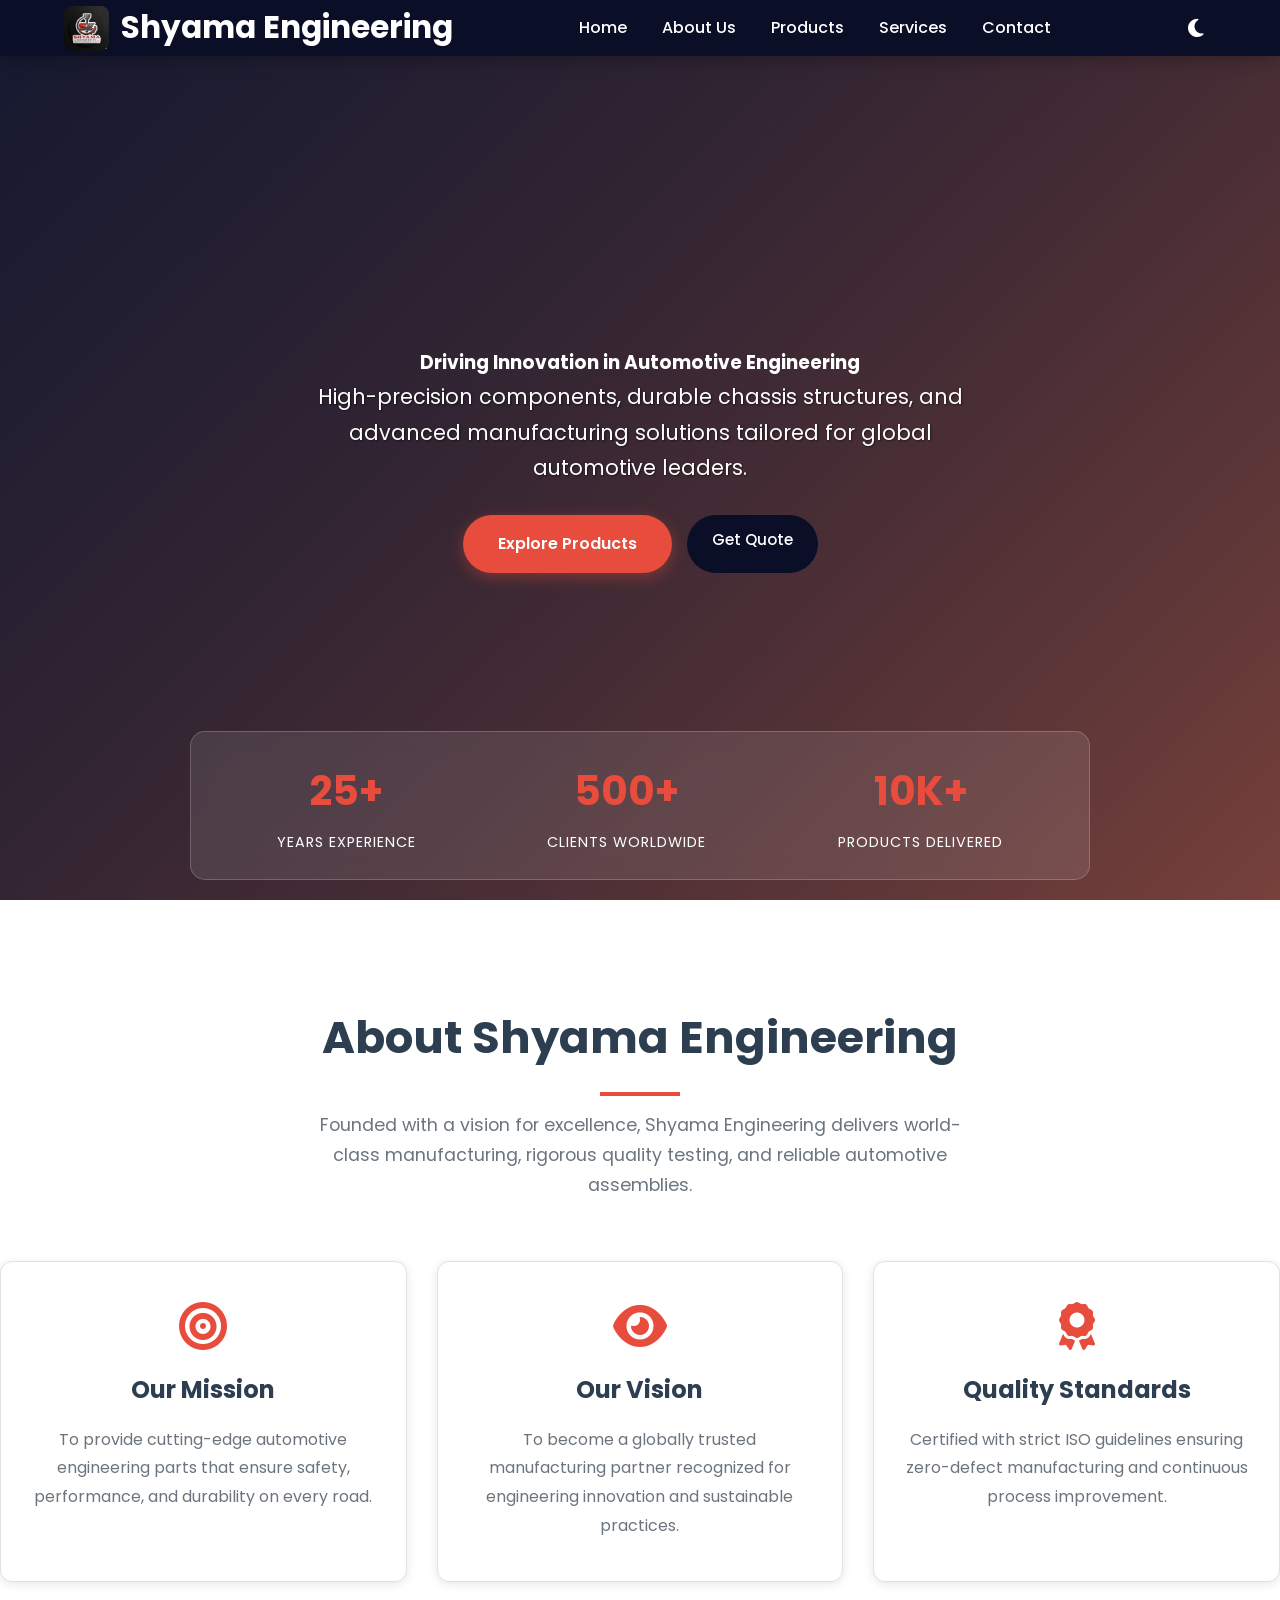
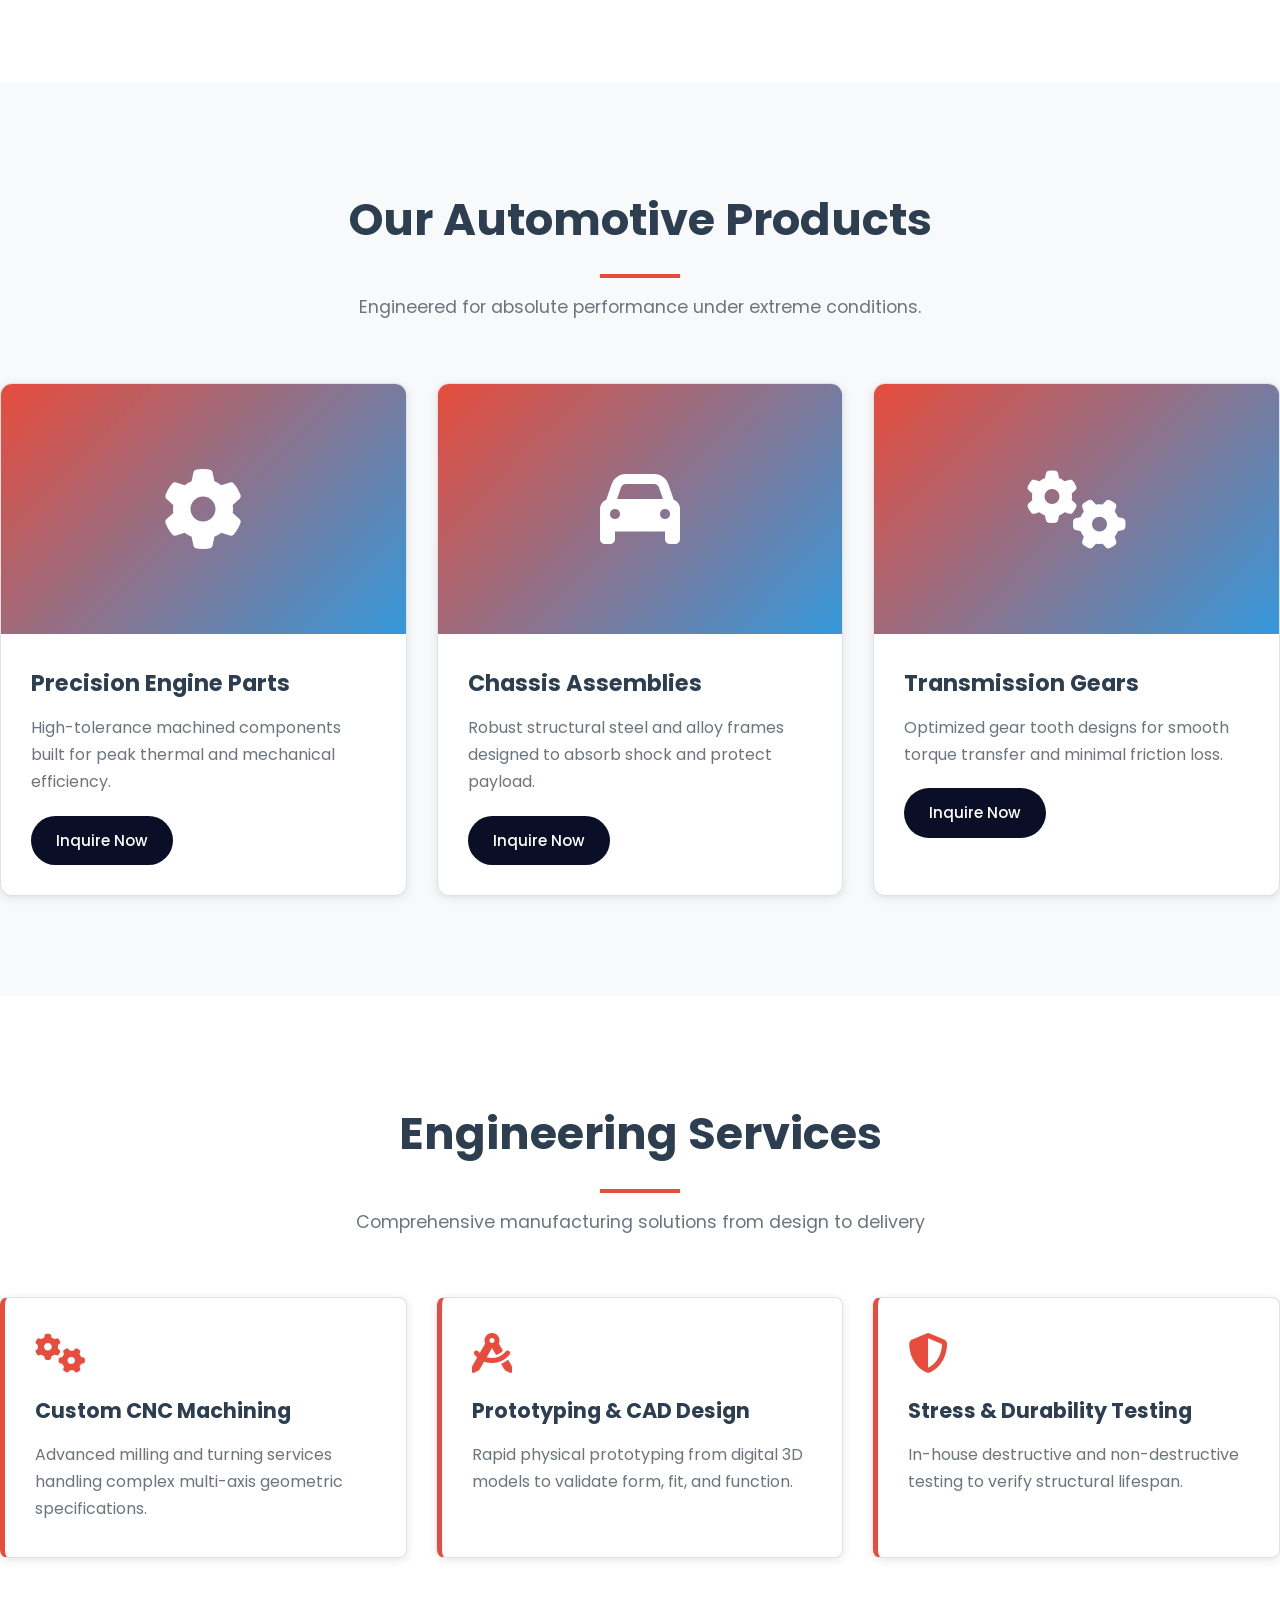
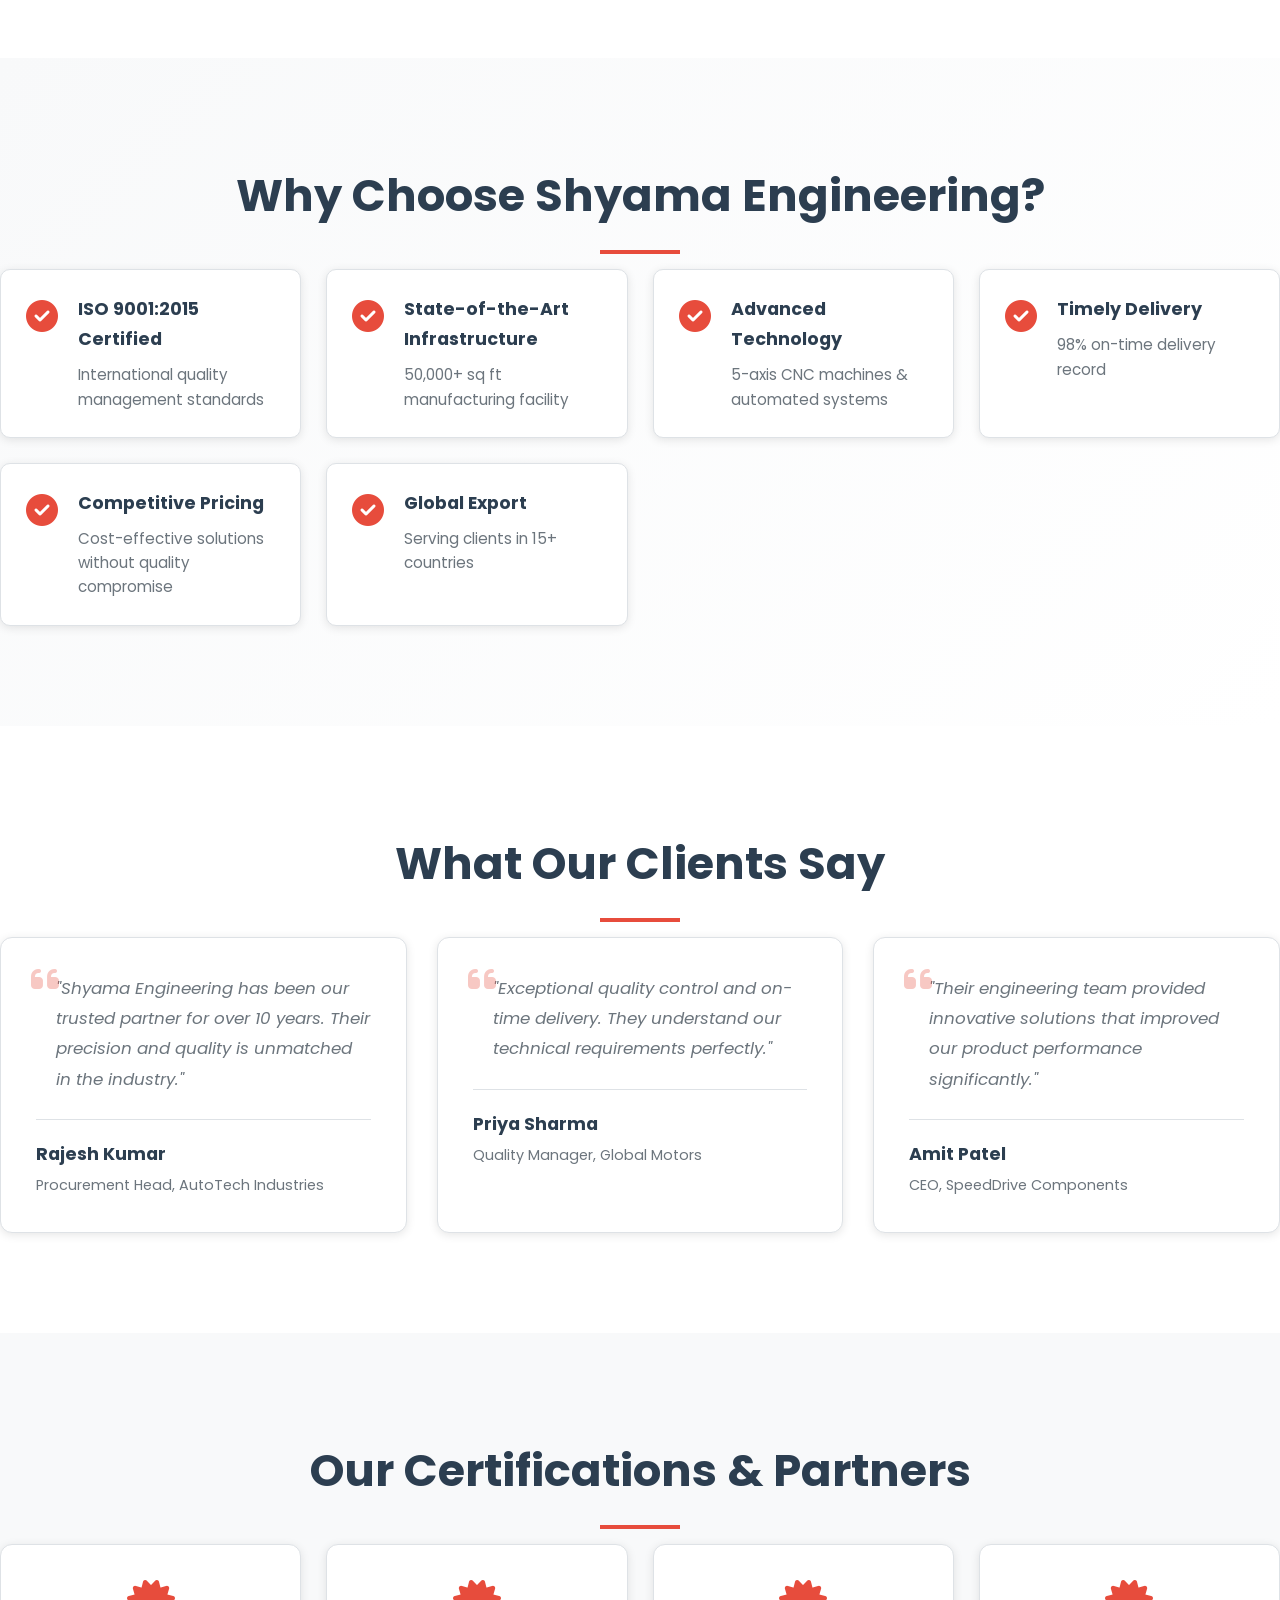
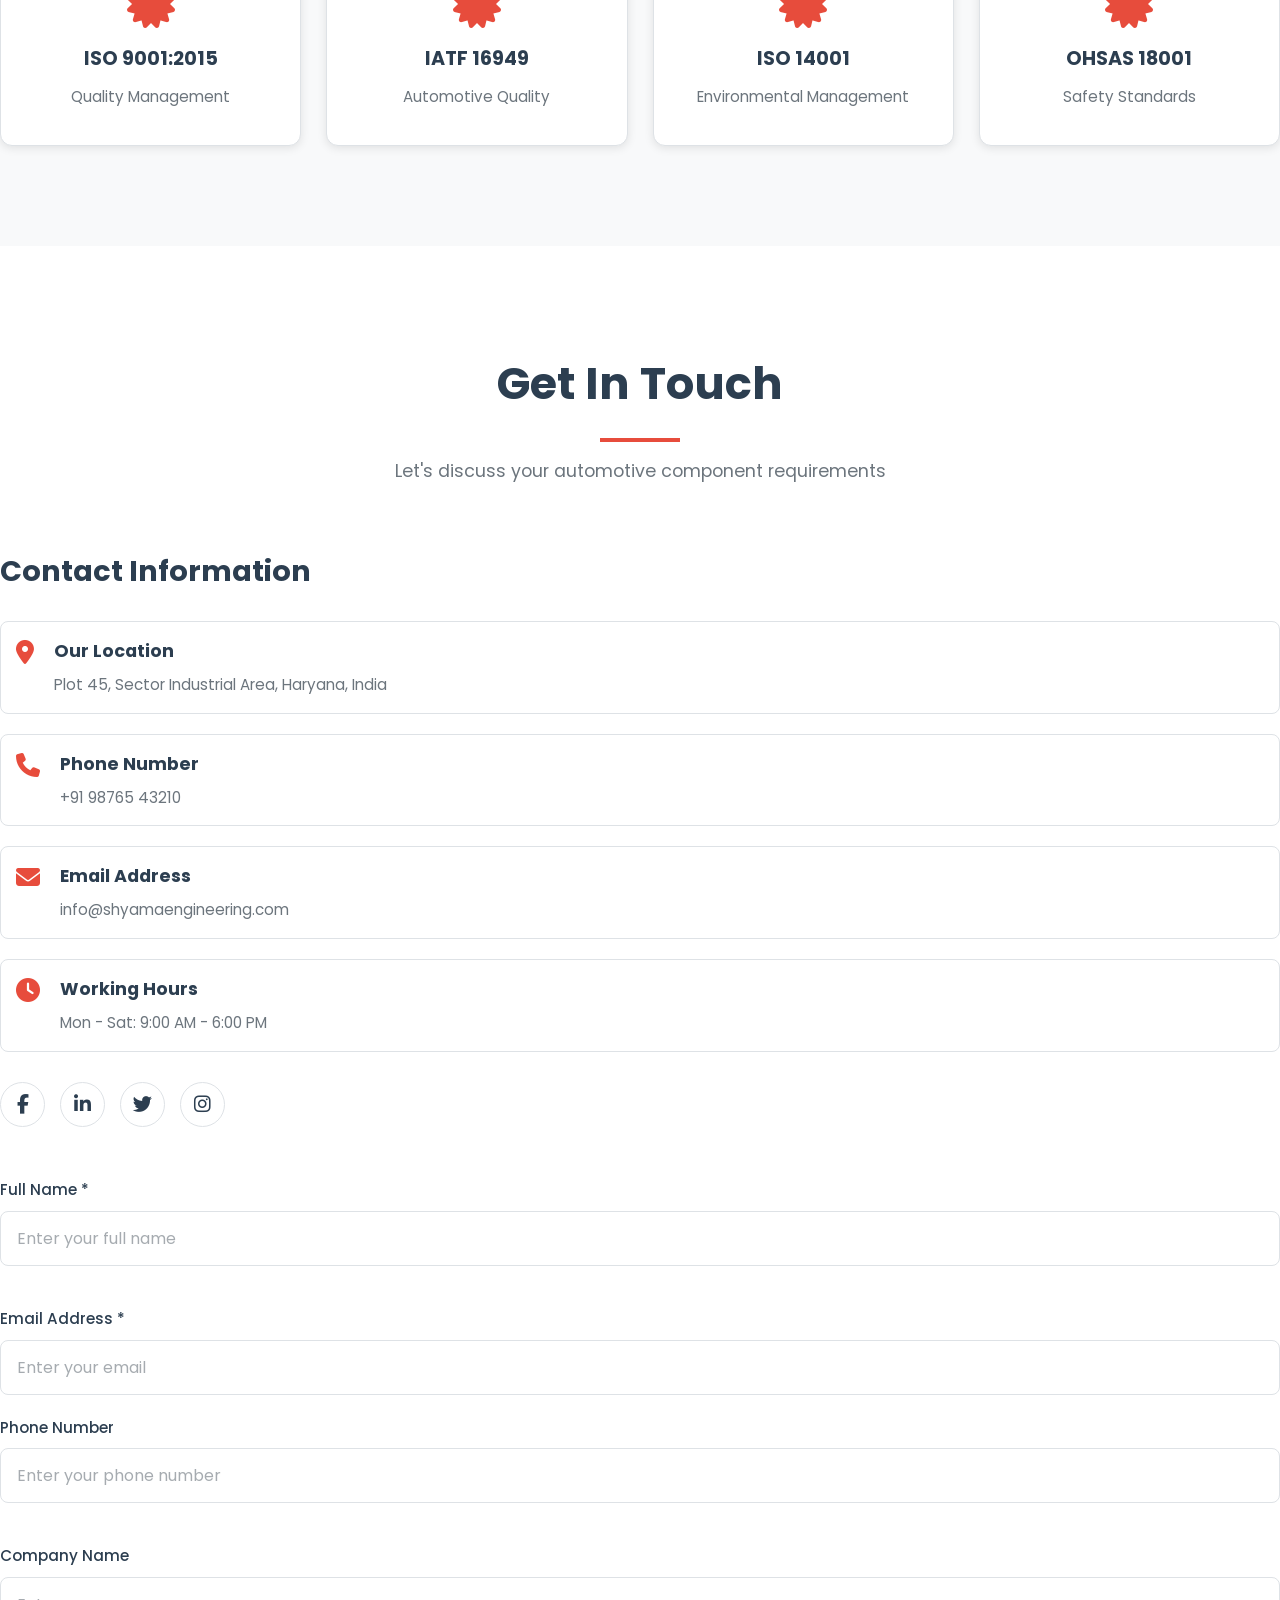
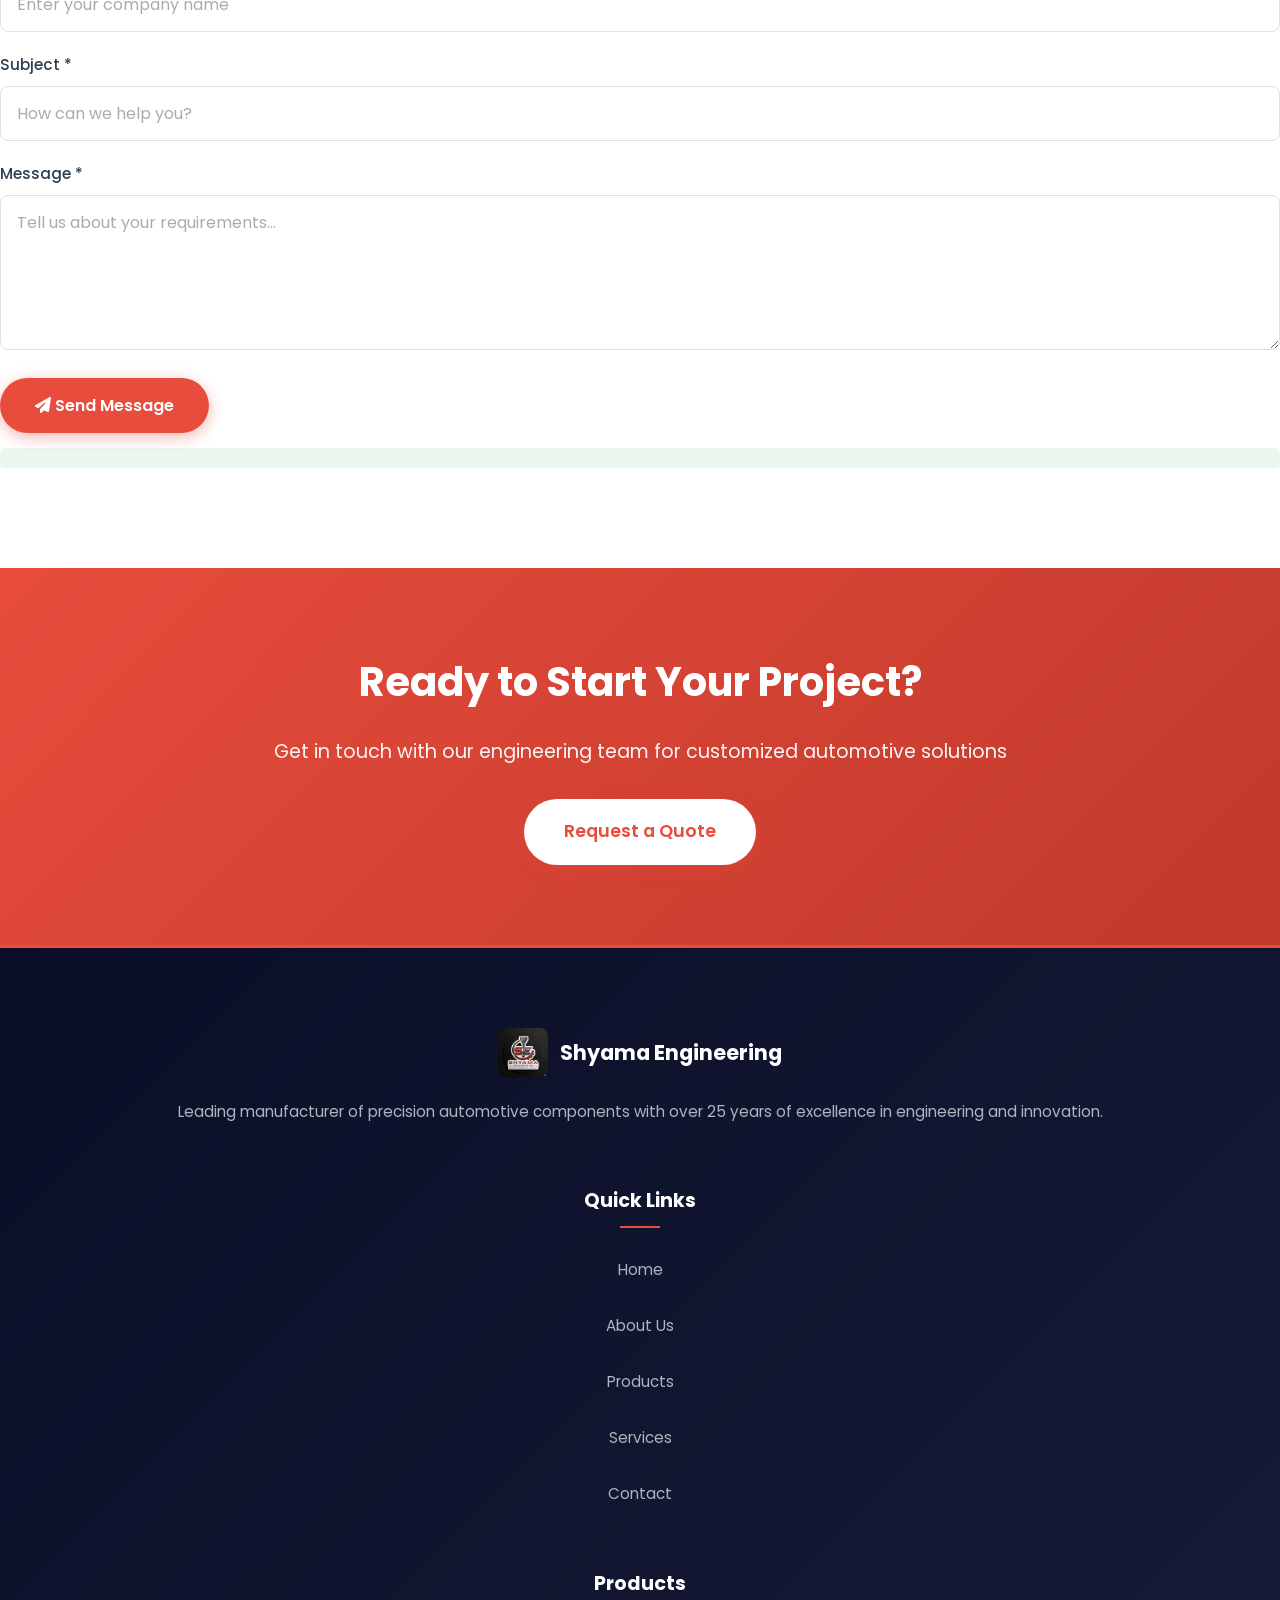
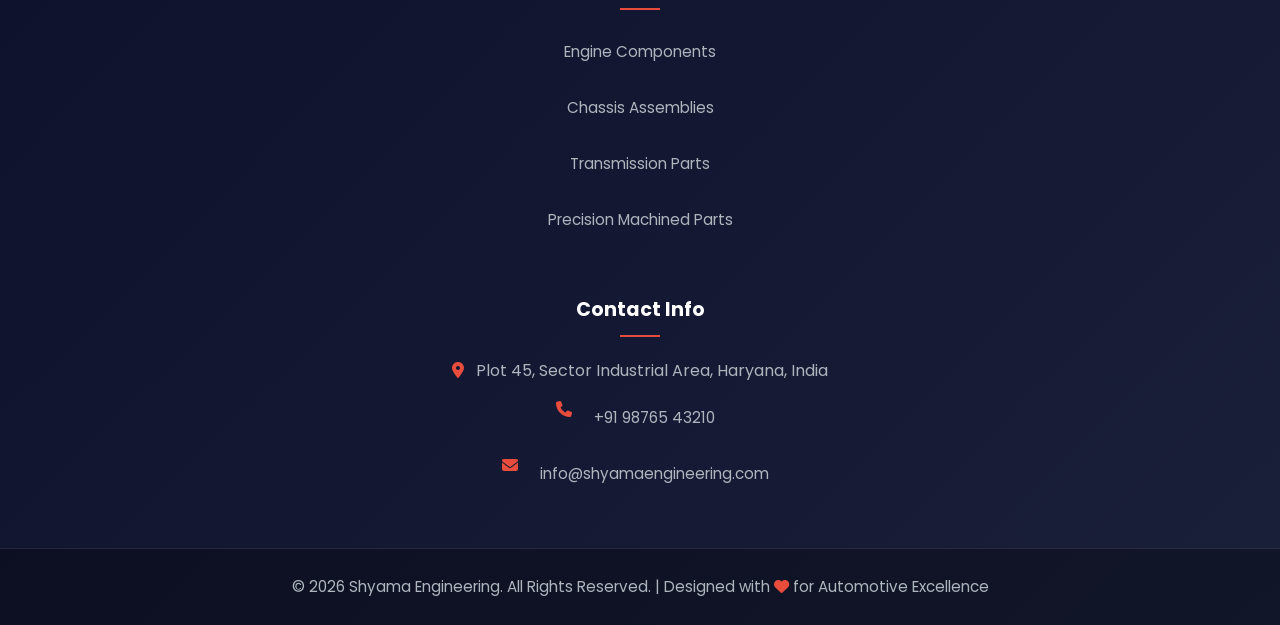
<file: index.html>
<!DOCTYPE html>
<html lang="en">
<head>
    <meta charset="UTF-8">
    <meta name="viewport" content="width=device-width, initial-scale=1.0">
    <meta name="description" content="Shyama Engineering - Leading manufacturer of precision automotive components, chassis assemblies, and transmission parts. ISO certified quality for global automotive industry.">
    <meta name="keywords" content="automotive engineering, precision parts, chassis assemblies, transmission gears, CNC machining, ISO certified, automotive components, manufacturing">
    <meta name="author" content="Shyama Engineering">
    <meta property="og:title" content="Shyama Engineering | Automotive & Precision Parts">
    <meta property="og:description" content="World-class manufacturing of automotive components with ISO certified quality standards.">
    <meta property="og:type" content="website">
    <meta property="og:url" content="https://www.shyamaengineering.com">
    <meta property="og:image" content="logo3.png">
    <meta name="twitter:card" content="summary_large_image">
    <title>Shyama Engineering | Automotive & Precision Parts Manufacturer</title>
    <link rel="stylesheet" href="shyama.css">
    <link rel="stylesheet" href="https://cdnjs.cloudflare.com/ajax/libs/font-awesome/6.4.0/css/all.min.css">
    <link rel="preconnect" href="https://fonts.googleapis.com">
    <link rel="preconnect" href="https://fonts.gstatic.com" crossorigin>
    <link href="https://fonts.googleapis.com/css2?family=Poppins:wght@300;400;500;600;700&display=swap" rel="stylesheet">
</head>
<body>
    <!-- Header & Navigation -->
    <header class="navbar">
        <div class="logo">
            <a href="index.html" class="logo-link">
                <img src="logo3.png" alt="Shyama Engineering Logo" class="nav-logo">
                <h2>Shyama Engineering</h2>
            </a>
        </div>
        <nav>
            <ul class="nav-links">
                <li><a href="index.html" class="active">Home</a></li>
                <li><a href="about.html">About Us</a></li>
                <li><a href="products.html">Products</a></li>
                <li><a href="services.html">Services</a></li>
                <li><a href="contact.html">Contact</a></li>
            </ul>
        </nav>
        <div class="nav-actions">
            <button class="theme-btn" id="theme-toggle" aria-label="Toggle dark mode">
                <i class="fas fa-moon"></i>
            </button>
            <div class="menu-toggle" id="mobile-menu">
                <span></span>
                <span></span>
                <span></span>
            </div>
        </div>
    </header>

    <!-- Hero Section -->
    <section id="home" class="hero">
        <div class="hero-overlay"></div>
        <div class="hero-content">
            <h3>Driving Innovation in Automotive Engineering</h3>
            <p>High-precision components, durable chassis structures, and advanced manufacturing solutions tailored for global automotive leaders.</p>
            <div class="hero-buttons">
                <a href="products.html" class="btn-primary">Explore Products</a>
                <a href="contact.html" class="btn-secondary">Get Quote</a>
            </div>
        </div>
        <div class="hero-stats">
            <div class="stat-item">
                <h3>25+</h3>
                <p>Years Experience</p>
            </div>
            <div class="stat-item">
                <h3>500+</h3>
                <p>Clients Worldwide</p>
            </div>
            <div class="stat-item">
                <h3>10K+</h3>
                <p>Products Delivered</p>
            </div>
        </div>
    </section>

    <!-- About Section -->
    <section id="about" class="about section-padding">
        <div class="container">
            <h2 class="section-title">About Shyama Engineering</h2>
            <p class="section-desc">Founded with a vision for excellence, Shyama Engineering delivers world-class manufacturing, rigorous quality testing, and reliable automotive assemblies.</p>
            <div class="about-grid">
                <div class="about-card">
                    <i class="fas fa-bullseye"></i>
                    <h3>Our Mission</h3>
                    <p>To provide cutting-edge automotive engineering parts that ensure safety, performance, and durability on every road.</p>
                </div>
                <div class="about-card">
                    <i class="fas fa-eye"></i>
                    <h3>Our Vision</h3>
                    <p>To become a globally trusted manufacturing partner recognized for engineering innovation and sustainable practices.</p>
                </div>
                <div class="about-card">
                    <i class="fas fa-award"></i>
                    <h3>Quality Standards</h3>
                    <p>Certified with strict ISO guidelines ensuring zero-defect manufacturing and continuous process improvement.</p>
                </div>
            </div>
        </div>
    </section>

    <!-- Products Section -->
    <section id="products" class="products section-padding bg-light">
        <div class="container">
            <h2 class="section-title">Our Automotive Products</h2>
            <p class="section-desc">Engineered for absolute performance under extreme conditions.</p>
            <div class="product-grid">
                <div class="product-card">
                    <div class="product-image">
                        <i class="fas fa-cog"></i>
                    </div>
                    <div class="product-info">
                        <h3>Precision Engine Parts</h3>
                        <p>High-tolerance machined components built for peak thermal and mechanical efficiency.</p>
                        <a href="contact.html" class="btn-secondary">Inquire Now</a>
                    </div>
                </div>
                <div class="product-card">
                    <div class="product-image">
                        <i class="fas fa-car"></i>
                    </div>
                    <div class="product-info">
                        <h3>Chassis Assemblies</h3>
                        <p>Robust structural steel and alloy frames designed to absorb shock and protect payload.</p>
                        <a href="contact.html" class="btn-secondary">Inquire Now</a>
                    </div>
                </div>
                <div class="product-card">
                    <div class="product-image">
                        <i class="fas fa-cogs"></i>
                    </div>
                    <div class="product-info">
                        <h3>Transmission Gears</h3>
                        <p>Optimized gear tooth designs for smooth torque transfer and minimal friction loss.</p>
                        <a href="contact.html" class="btn-secondary">Inquire Now</a>
                    </div>
                </div>
            </div>
        </div>
    </section>

    <!-- Services Section -->
    <section id="services" class="services section-padding">
        <div class="container">
            <h2 class="section-title">Engineering Services</h2>
            <p class="section-desc">Comprehensive manufacturing solutions from design to delivery</p>
            <div class="services-grid">
                <div class="service-box">
                    <i class="fas fa-cogs"></i>
                    <h3>Custom CNC Machining</h3>
                    <p>Advanced milling and turning services handling complex multi-axis geometric specifications.</p>
                </div>
                <div class="service-box">
                    <i class="fas fa-drafting-compass"></i>
                    <h3>Prototyping & CAD Design</h3>
                    <p>Rapid physical prototyping from digital 3D models to validate form, fit, and function.</p>
                </div>
                <div class="service-box">
                    <i class="fas fa-shield-alt"></i>
                    <h3>Stress & Durability Testing</h3>
                    <p>In-house destructive and non-destructive testing to verify structural lifespan.</p>
                </div>
            </div>
        </div>
    </section>

    <!-- Why Choose Us Section -->
    <section class="why-us section-padding bg-light">
        <div class="container">
            <h2 class="section-title">Why Choose Shyama Engineering?</h2>
            <div class="features-grid">
                <div class="feature-item">
                    <i class="fas fa-check-circle"></i>
                    <div>
                        <h4>ISO 9001:2015 Certified</h4>
                        <p>International quality management standards</p>
                    </div>
                </div>
                <div class="feature-item">
                    <i class="fas fa-check-circle"></i>
                    <div>
                        <h4>State-of-the-Art Infrastructure</h4>
                        <p>50,000+ sq ft manufacturing facility</p>
                    </div>
                </div>
                <div class="feature-item">
                    <i class="fas fa-check-circle"></i>
                    <div>
                        <h4>Advanced Technology</h4>
                        <p>5-axis CNC machines & automated systems</p>
                    </div>
                </div>
                <div class="feature-item">
                    <i class="fas fa-check-circle"></i>
                    <div>
                        <h4>Timely Delivery</h4>
                        <p>98% on-time delivery record</p>
                    </div>
                </div>
                <div class="feature-item">
                    <i class="fas fa-check-circle"></i>
                    <div>
                        <h4>Competitive Pricing</h4>
                        <p>Cost-effective solutions without quality compromise</p>
                    </div>
                </div>
                <div class="feature-item">
                    <i class="fas fa-check-circle"></i>
                    <div>
                        <h4>Global Export</h4>
                        <p>Serving clients in 15+ countries</p>
                    </div>
                </div>
            </div>
        </div>
    </section>

    <!-- Testimonials Section -->
    <section class="testimonials section-padding">
        <div class="container">
            <h2 class="section-title">What Our Clients Say</h2>
            <div class="testimonials-grid">
                <div class="testimonial-card">
                    <div class="testimonial-content">
                        <i class="fas fa-quote-left"></i>
                        <p>"Shyama Engineering has been our trusted partner for over 10 years. Their precision and quality is unmatched in the industry."</p>
                    </div>
                    <div class="testimonial-author">
                        <div class="author-info">
                            <h4>Rajesh Kumar</h4>
                            <p>Procurement Head, AutoTech Industries</p>
                        </div>
                    </div>
                </div>
                <div class="testimonial-card">
                    <div class="testimonial-content">
                        <i class="fas fa-quote-left"></i>
                        <p>"Exceptional quality control and on-time delivery. They understand our technical requirements perfectly."</p>
                    </div>
                    <div class="testimonial-author">
                        <div class="author-info">
                            <h4>Priya Sharma</h4>
                            <p>Quality Manager, Global Motors</p>
                        </div>
                    </div>
                </div>
                <div class="testimonial-card">
                    <div class="testimonial-content">
                        <i class="fas fa-quote-left"></i>
                        <p>"Their engineering team provided innovative solutions that improved our product performance significantly."</p>
                    </div>
                    <div class="testimonial-author">
                        <div class="author-info">
                            <h4>Amit Patel</h4>
                            <p>CEO, SpeedDrive Components</p>
                        </div>
                    </div>
                </div>
            </div>
        </div>
    </section>

    <!-- Certifications Section -->
    <section class="certifications section-padding bg-light">
        <div class="container">
            <h2 class="section-title">Our Certifications & Partners</h2>
            <div class="certifications-grid">
                <div class="certification-item">
                    <i class="fas fa-certificate"></i>
                    <h4>ISO 9001:2015</h4>
                    <p>Quality Management</p>
                </div>
                <div class="certification-item">
                    <i class="fas fa-certificate"></i>
                    <h4>IATF 16949</h4>
                    <p>Automotive Quality</p>
                </div>
                <div class="certification-item">
                    <i class="fas fa-certificate"></i>
                    <h4>ISO 14001</h4>
                    <p>Environmental Management</p>
                </div>
                <div class="certification-item">
                    <i class="fas fa-certificate"></i>
                    <h4>OHSAS 18001</h4>
                    <p>Safety Standards</p>
                </div>
            </div>
        </div>
    </section>

    <!-- Contact Section -->
    <section id="contact" class="contact section-padding">
        <div class="container">
            <h2 class="section-title">Get In Touch</h2>
            <p class="section-desc">Let's discuss your automotive component requirements</p>
            <div class="contact-wrapper">
                <div class="contact-info">
                    <h3>Contact Information</h3>
                    <div class="info-item">
                        <i class="fas fa-map-marker-alt"></i>
                        <div>
                            <h4>Our Location</h4>
                            <p>Plot 45, Sector Industrial Area, Haryana, India</p>
                        </div>
                    </div>
                    <div class="info-item">
                        <i class="fas fa-phone"></i>
                        <div>
                            <h4>Phone Number</h4>
                            <p><a href="tel:+919876543210">+91 98765 43210</a></p>
                        </div>
                    </div>
                    <div class="info-item">
                        <i class="fas fa-envelope"></i>
                        <div>
                            <h4>Email Address</h4>
                            <p><a href="mailto:info@shyamaengineering.com">info@shyamaengineering.com</a></p>
                        </div>
                    </div>
                    <div class="info-item">
                        <i class="fas fa-clock"></i>
                        <div>
                            <h4>Working Hours</h4>
                            <p>Mon - Sat: 9:00 AM - 6:00 PM</p>
                        </div>
                    </div>
                    <div class="social-links">
                        <a href="#" aria-label="Facebook"><i class="fab fa-facebook-f"></i></a>
                        <a href="#" aria-label="LinkedIn"><i class="fab fa-linkedin-in"></i></a>
                        <a href="#" aria-label="Twitter"><i class="fab fa-twitter"></i></a>
                        <a href="#" aria-label="Instagram"><i class="fab fa-instagram"></i></a>
                    </div>
                </div>
                <form id="contactForm" class="contact-form" onsubmit="handleFormSubmit(event)">
                    <div class="form-row">
                        <div class="form-group">
                            <label for="name">Full Name *</label>
                            <input type="text" id="name" name="name" placeholder="Enter your full name" required>
                        </div>
                        <div class="form-group">
                            <label for="email">Email Address *</label>
                            <input type="email" id="email" name="email" placeholder="Enter your email" required>
                        </div>
                    </div>
                    <div class="form-row">
                        <div class="form-group">
                            <label for="phone">Phone Number</label>
                            <input type="tel" id="phone" name="phone" placeholder="Enter your phone number">
                        </div>
                        <div class="form-group">
                            <label for="company">Company Name</label>
                            <input type="text" id="company" name="company" placeholder="Enter your company name">
                        </div>
                    </div>
                    <div class="form-group">
                        <label for="subject">Subject *</label>
                        <input type="text" id="subject" name="subject" placeholder="How can we help you?" required>
                    </div>
                    <div class="form-group">
                        <label for="message">Message *</label>
                        <textarea id="message" name="message" rows="5" placeholder="Tell us about your requirements..." required></textarea>
                    </div>
                    <button type="submit" class="btn-primary">
                        <i class="fas fa-paper-plane"></i> Send Message
                    </button>
                    <p id="formStatus" class="form-status"></p>
                </form>
            </div>
        </div>
    </section>

    <!-- Call to Action Section -->
    <section class="cta-section">
        <div class="container">
            <div class="cta-content">
                <h2>Ready to Start Your Project?</h2>
                <p>Get in touch with our engineering team for customized automotive solutions</p>
                <a href="contact.html" class="btn-primary">Request a Quote</a>
            </div>
        </div>
    </section>

    <!-- Modal Popup for Inquiries -->
    <div id="inquiryModal" class="modal">
        <div class="modal-content">
            <span class="close-btn" onclick="closeModal()">&times;</span>
            <h2>Product Inquiry</h2>
            <p id="modalProductName"></p>
            <form onsubmit="handleModalSubmit(event)">
                <div class="form-group">
                    <label for="modalName">Your Name *</label>
                    <input type="text" id="modalName" placeholder="Enter your name" required>
                </div>
                <div class="form-group">
                    <label for="modalEmail">Your Email *</label>
                    <input type="email" id="modalEmail" placeholder="Enter your email" required>
                </div>
                <div class="form-group">
                    <label for="modalRequirements">Specific Requirements / Quantity *</label>
                    <textarea id="modalRequirements" rows="3" placeholder="Describe your requirements..." required></textarea>
                </div>
                <button type="submit" class="btn-primary">Submit Inquiry</button>
            </form>
        </div>
    </div>

    <!-- Footer -->
    <footer class="footer">
        <div class="container">
            <div class="footer-grid">
                <div class="footer-col">
                    <div class="footer-logo">
                        <img src="logo3.png" alt="Shyama Engineering Logo">
                        <h3>Shyama Engineering</h3>
                    </div>
                    <p>Leading manufacturer of precision automotive components with over 25 years of excellence in engineering and innovation.</p>
                </div>
                <div class="footer-col">
                    <h4>Quick Links</h4>
                    <ul>
                        <li><a href="index.html">Home</a></li>
                        <li><a href="about.html">About Us</a></li>
                        <li><a href="products.html">Products</a></li>
                        <li><a href="services.html">Services</a></li>
                        <li><a href="contact.html">Contact</a></li>
                    </ul>
                </div>
                <div class="footer-col">
                    <h4>Products</h4>
                    <ul>
                        <li><a href="products.html">Engine Components</a></li>
                        <li><a href="products.html">Chassis Assemblies</a></li>
                        <li><a href="products.html">Transmission Parts</a></li>
                        <li><a href="products.html">Precision Machined Parts</a></li>
                    </ul>
                </div>
                <div class="footer-col">
                    <h4>Contact Info</h4>
                    <ul class="contact-info-list">
                        <li>
                            <i class="fas fa-map-marker-alt"></i>
                            <span>Plot 45, Sector Industrial Area, Haryana, India</span>
                        </li>
                        <li>
                            <i class="fas fa-phone"></i>
                            <a href="tel:+919876543210">+91 98765 43210</a>
                        </li>
                        <li>
                            <i class="fas fa-envelope"></i>
                            <a href="mailto:info@shyamaengineering.com">info@shyamaengineering.com</a>
                        </li>
                    </ul>
                </div>
            </div>
            <div class="footer-bottom">
                <p>&copy; 2026 Shyama Engineering. All Rights Reserved. | Designed with <i class="fas fa-heart"></i> for Automotive Excellence</p>
            </div>
        </div>
    </footer>

    <script src="shyama.js"></script>
    
    <!-- Schema.org structured data for better SEO -->
    <script type="application/ld+json">
    {
        "@context": "https://schema.org",
        "@type": "Organization",
        "name": "Shyama Engineering",
        "description": "Leading manufacturer of precision automotive components",
        "url": "https://www.shyamaengineering.com",
        "logo": "logo3.png",
        "contactPoint": {
            "@type": "ContactPoint",
            "telephone": "+91-98765-43210",
            "contactType": "sales",
            "areaServed": "IN",
            "availableLanguage": "English"
        },
        "address": {
            "@type": "PostalAddress",
            "streetAddress": "Plot 45, Sector Industrial Area",
            "addressLocality": "Haryana",
            "addressCountry": "IN"
        }
    }
    </script>
</body>
</html>
</file>
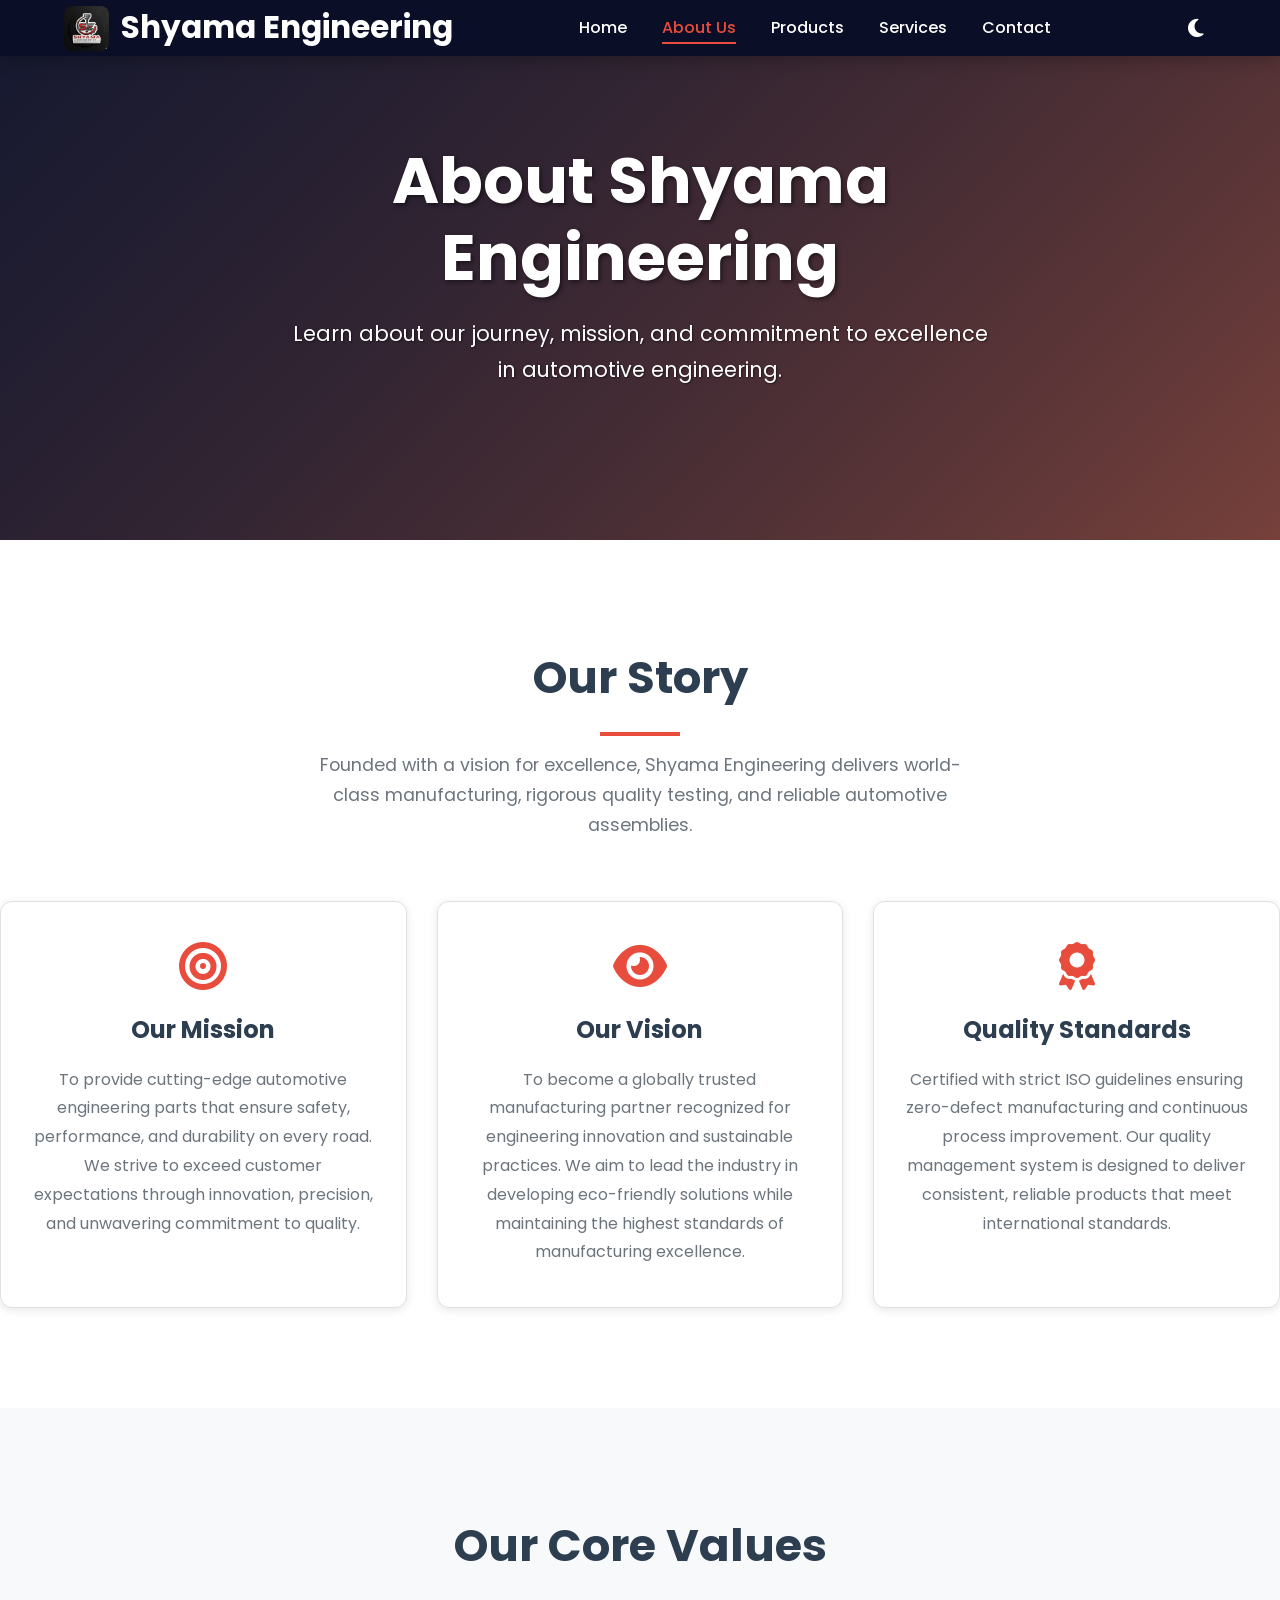
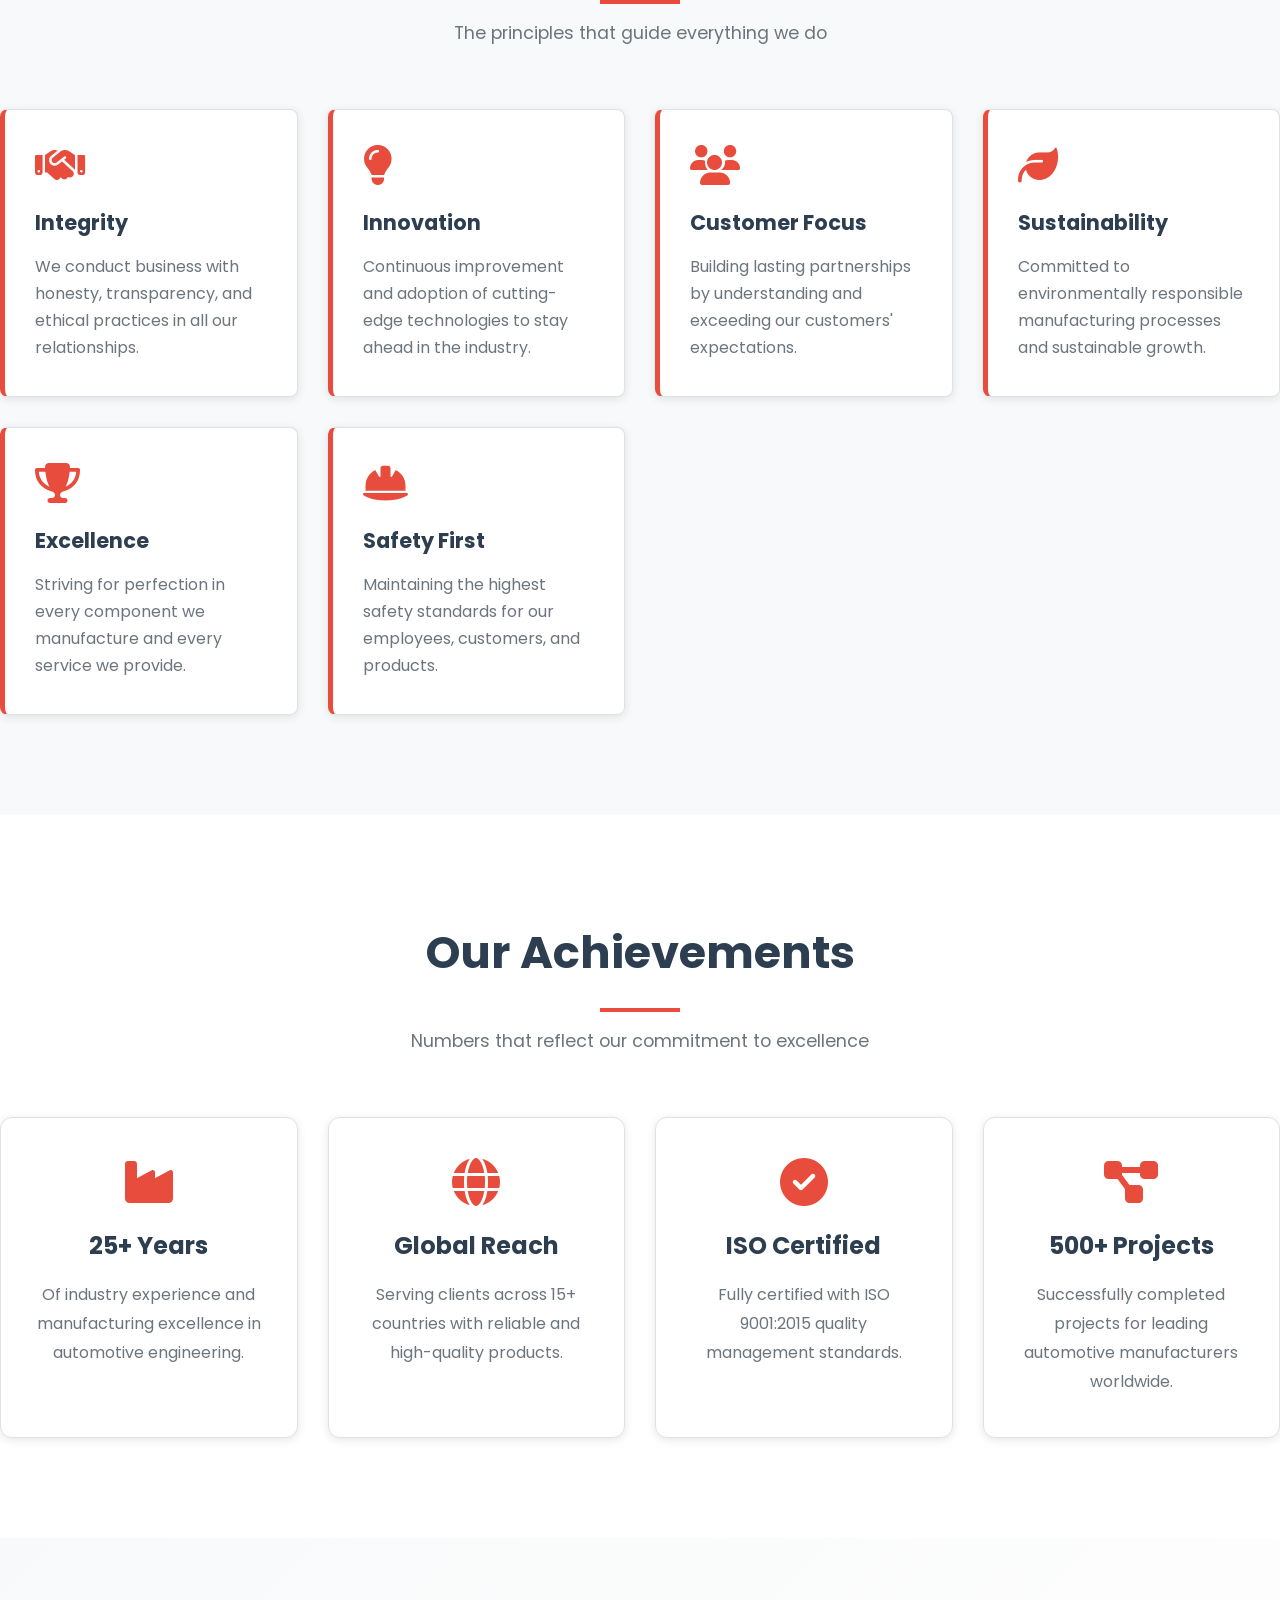
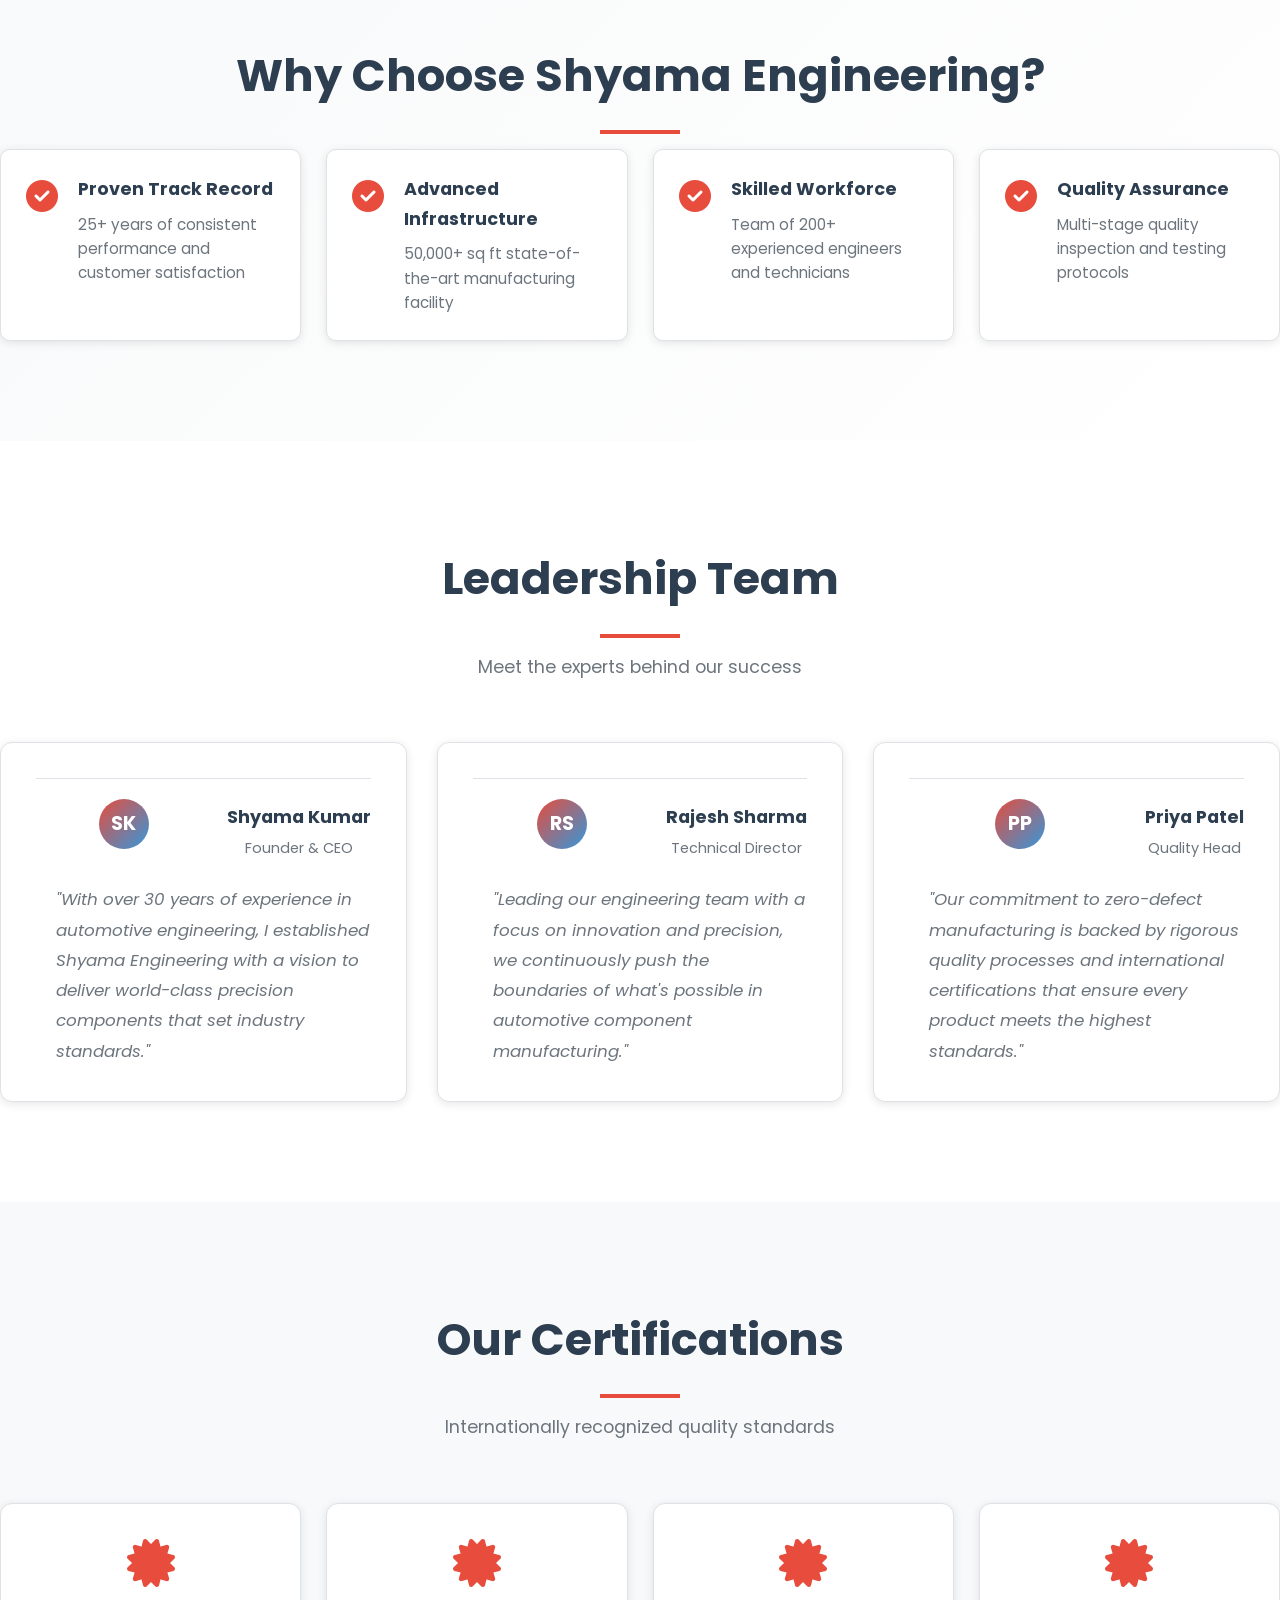
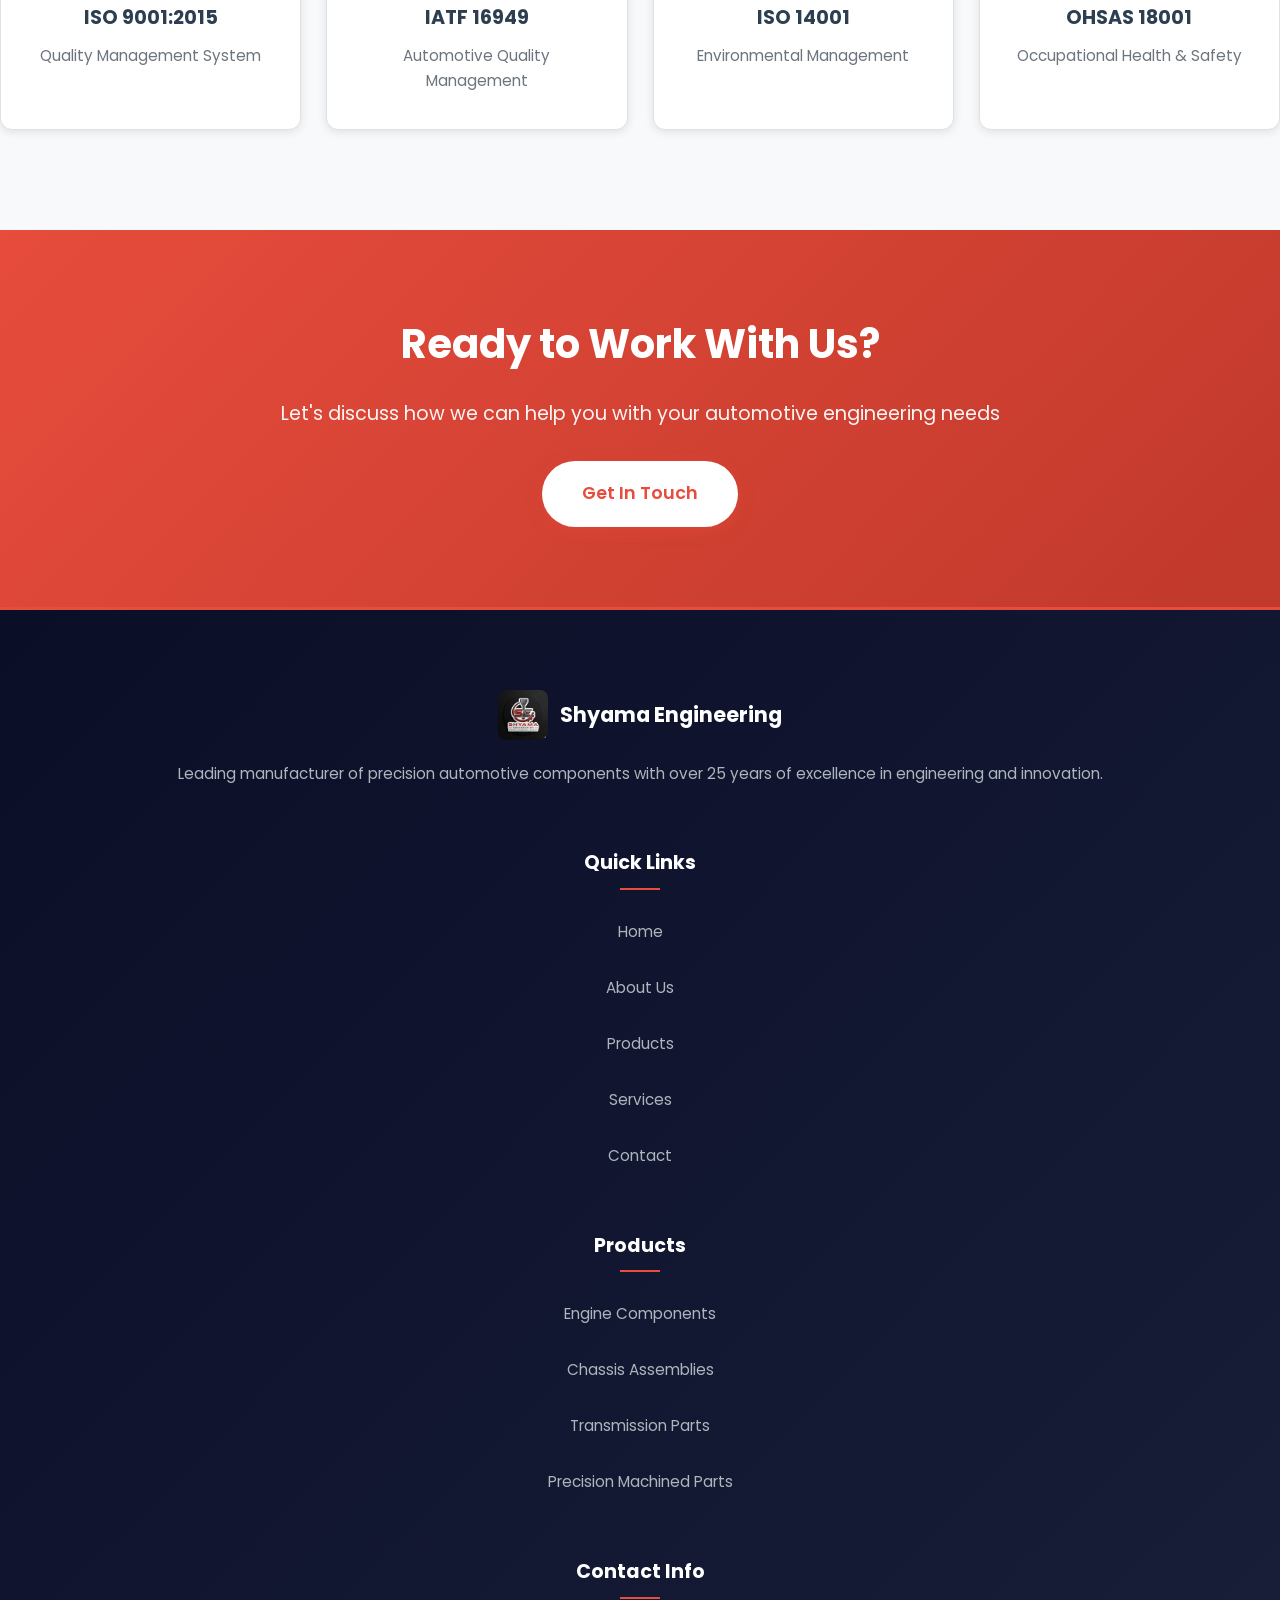
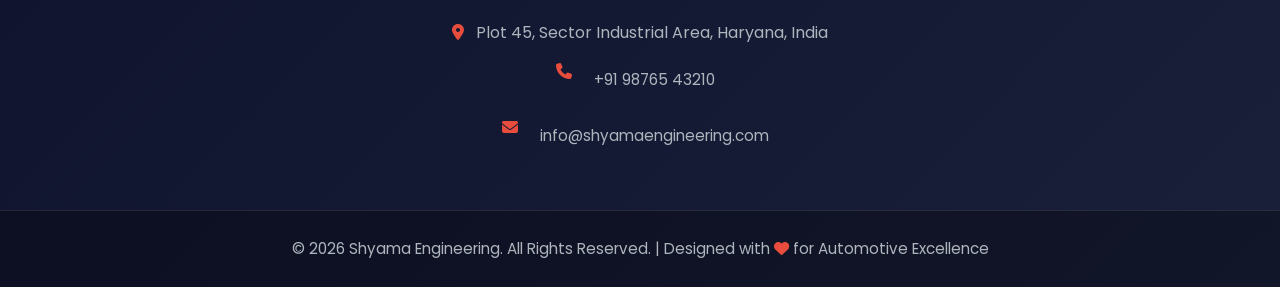
<file: about.html>
<!DOCTYPE html>
<html lang="en">
<head>
    <meta charset="UTF-8">
    <meta name="viewport" content="width=device-width, initial-scale=1.0">
    <meta name="description" content="Learn about Shyama Engineering's 25+ years of excellence in automotive manufacturing. ISO certified precision engineering company serving global clients.">
    <meta name="keywords" content="about Shyama Engineering, automotive manufacturing company, precision engineering, ISO certified, automotive components manufacturer">
    <meta name="author" content="Shyama Engineering">
    <meta property="og:title" content="About Us | Shyama Engineering">
    <meta property="og:description" content="Leading manufacturer of precision automotive components with 25+ years of excellence.">
    <meta property="og:type" content="website">
    <meta property="og:url" content="https://www.shyamaengineering.com/about.html">
    <meta property="og:image" content="logo3.png">
    <title>About Us | Shyama Engineering | Automotive & Precision Parts</title>
    <link rel="stylesheet" href="shyama.css">
    <link rel="stylesheet" href="https://cdnjs.cloudflare.com/ajax/libs/font-awesome/6.4.0/css/all.min.css">
    <link rel="preconnect" href="https://fonts.googleapis.com">
    <link rel="preconnect" href="https://fonts.gstatic.com" crossorigin>
    <link href="https://fonts.googleapis.com/css2?family=Poppins:wght@300;400;500;600;700&display=swap" rel="stylesheet">
</head>
<body>
    <!-- Header & Navigation -->
    <header class="navbar">
        <div class="logo">
            <a href="index.html" class="logo-link">
                <img src="logo3.png" alt="Shyama Engineering Logo" class="nav-logo">
                <h2>Shyama Engineering</h2>
            </a>
        </div>
        <nav>
            <ul class="nav-links">
                <li><a href="index.html">Home</a></li>
                <li><a href="about.html" class="active">About Us</a></li>
                <li><a href="products.html">Products</a></li>
                <li><a href="services.html">Services</a></li>
                <li><a href="contact.html">Contact</a></li>
            </ul>
        </nav>
        <div class="nav-actions">
            <button class="theme-btn" id="theme-toggle" aria-label="Toggle dark mode">
                <i class="fas fa-moon"></i>
            </button>
            <div class="menu-toggle" id="mobile-menu">
                <span></span>
                <span></span>
                <span></span>
            </div>
        </div>
    </header>

    <!-- About Hero Section -->
    <section class="hero" style="height: 60vh; min-height: 500px;">
        <div class="hero-overlay"></div>
        <div class="hero-content">
            <h1>About Shyama Engineering</h1>
            <p>Learn about our journey, mission, and commitment to excellence in automotive engineering.</p>
        </div>
    </section>

    <!-- About Section -->
    <section id="about" class="about section-padding">
        <div class="container">
            <h2 class="section-title">Our Story</h2>
            <p class="section-desc">Founded with a vision for excellence, Shyama Engineering delivers world-class manufacturing, rigorous quality testing, and reliable automotive assemblies.</p>
            
            <div class="about-grid">
                <div class="about-card">
                    <i class="fas fa-bullseye"></i>
                    <h3>Our Mission</h3>
                    <p>To provide cutting-edge automotive engineering parts that ensure safety, performance, and durability on every road. We strive to exceed customer expectations through innovation, precision, and unwavering commitment to quality.</p>
                </div>
                <div class="about-card">
                    <i class="fas fa-eye"></i>
                    <h3>Our Vision</h3>
                    <p>To become a globally trusted manufacturing partner recognized for engineering innovation and sustainable practices. We aim to lead the industry in developing eco-friendly solutions while maintaining the highest standards of manufacturing excellence.</p>
                </div>
                <div class="about-card">
                    <i class="fas fa-award"></i>
                    <h3>Quality Standards</h3>
                    <p>Certified with strict ISO guidelines ensuring zero-defect manufacturing and continuous process improvement. Our quality management system is designed to deliver consistent, reliable products that meet international standards.</p>
                </div>
            </div>
        </div>
    </section>

    <!-- Company Values Section -->
    <section class="services section-padding bg-light">
        <div class="container">
            <h2 class="section-title">Our Core Values</h2>
            <p class="section-desc">The principles that guide everything we do</p>
            <div class="services-grid">
                <div class="service-box">
                    <i class="fas fa-handshake"></i>
                    <h3>Integrity</h3>
                    <p>We conduct business with honesty, transparency, and ethical practices in all our relationships.</p>
                </div>
                <div class="service-box">
                    <i class="fas fa-lightbulb"></i>
                    <h3>Innovation</h3>
                    <p>Continuous improvement and adoption of cutting-edge technologies to stay ahead in the industry.</p>
                </div>
                <div class="service-box">
                    <i class="fas fa-users"></i>
                    <h3>Customer Focus</h3>
                    <p>Building lasting partnerships by understanding and exceeding our customers' expectations.</p>
                </div>
                <div class="service-box">
                    <i class="fas fa-leaf"></i>
                    <h3>Sustainability</h3>
                    <p>Committed to environmentally responsible manufacturing processes and sustainable growth.</p>
                </div>
                <div class="service-box">
                    <i class="fas fa-trophy"></i>
                    <h3>Excellence</h3>
                    <p>Striving for perfection in every component we manufacture and every service we provide.</p>
                </div>
                <div class="service-box">
                    <i class="fas fa-hard-hat"></i>
                    <h3>Safety First</h3>
                    <p>Maintaining the highest safety standards for our employees, customers, and products.</p>
                </div>
            </div>
        </div>
    </section>

    <!-- Company Stats Section -->
    <section class="about section-padding">
        <div class="container">
            <h2 class="section-title">Our Achievements</h2>
            <p class="section-desc">Numbers that reflect our commitment to excellence</p>
            <div class="about-grid">
                <div class="about-card">
                    <i class="fas fa-industry"></i>
                    <h3>25+ Years</h3>
                    <p>Of industry experience and manufacturing excellence in automotive engineering.</p>
                </div>
                <div class="about-card">
                    <i class="fas fa-globe"></i>
                    <h3>Global Reach</h3>
                    <p>Serving clients across 15+ countries with reliable and high-quality products.</p>
                </div>
                <div class="about-card">
                    <i class="fas fa-check-circle"></i>
                    <h3>ISO Certified</h3>
                    <p>Fully certified with ISO 9001:2015 quality management standards.</p>
                </div>
                <div class="about-card">
                    <i class="fas fa-project-diagram"></i>
                    <h3>500+ Projects</h3>
                    <p>Successfully completed projects for leading automotive manufacturers worldwide.</p>
                </div>
            </div>
        </div>
    </section>

    <!-- Why Choose Us Section -->
    <section class="why-us section-padding bg-light">
        <div class="container">
            <h2 class="section-title">Why Choose Shyama Engineering?</h2>
            <div class="features-grid">
                <div class="feature-item">
                    <i class="fas fa-check-circle"></i>
                    <div>
                        <h4>Proven Track Record</h4>
                        <p>25+ years of consistent performance and customer satisfaction</p>
                    </div>
                </div>
                <div class="feature-item">
                    <i class="fas fa-check-circle"></i>
                    <div>
                        <h4>Advanced Infrastructure</h4>
                        <p>50,000+ sq ft state-of-the-art manufacturing facility</p>
                    </div>
                </div>
                <div class="feature-item">
                    <i class="fas fa-check-circle"></i>
                    <div>
                        <h4>Skilled Workforce</h4>
                        <p>Team of 200+ experienced engineers and technicians</p>
                    </div>
                </div>
                <div class="feature-item">
                    <i class="fas fa-check-circle"></i>
                    <div>
                        <h4>Quality Assurance</h4>
                        <p>Multi-stage quality inspection and testing protocols</p>
                    </div>
                </div>
            </div>
        </div>
    </section>

    <!-- Team Section -->
    <section class="testimonials section-padding">
        <div class="container">
            <h2 class="section-title">Leadership Team</h2>
            <p class="section-desc">Meet the experts behind our success</p>
            <div class="testimonials-grid">
                <div class="testimonial-card">
                    <div class="testimonial-author" style="justify-content: center; text-align: center;">
                        <div class="author-avatar" style="margin: 0 auto 15px;">SK</div>
                        <div class="author-info" style="text-align: center;">
                            <h4>Shyama Kumar</h4>
                            <p>Founder & CEO</p>
                        </div>
                    </div>
                    <div class="testimonial-content" style="margin-top: 20px; margin-bottom: 0;">
                        <p>"With over 30 years of experience in automotive engineering, I established Shyama Engineering with a vision to deliver world-class precision components that set industry standards."</p>
                    </div>
                </div>
                <div class="testimonial-card">
                    <div class="testimonial-author" style="justify-content: center; text-align: center;">
                        <div class="author-avatar" style="margin: 0 auto 15px;">RS</div>
                        <div class="author-info" style="text-align: center;">
                            <h4>Rajesh Sharma</h4>
                            <p>Technical Director</p>
                        </div>
                    </div>
                    <div class="testimonial-content" style="margin-top: 20px; margin-bottom: 0;">
                        <p>"Leading our engineering team with a focus on innovation and precision, we continuously push the boundaries of what's possible in automotive component manufacturing."</p>
                    </div>
                </div>
                <div class="testimonial-card">
                    <div class="testimonial-author" style="justify-content: center; text-align: center;">
                        <div class="author-avatar" style="margin: 0 auto 15px;">PP</div>
                        <div class="author-info" style="text-align: center;">
                            <h4>Priya Patel</h4>
                            <p>Quality Head</p>
                        </div>
                    </div>
                    <div class="testimonial-content" style="margin-top: 20px; margin-bottom: 0;">
                        <p>"Our commitment to zero-defect manufacturing is backed by rigorous quality processes and international certifications that ensure every product meets the highest standards."</p>
                    </div>
                </div>
            </div>
        </div>
    </section>

    <!-- Certifications Section -->
    <section class="certifications section-padding bg-light">
        <div class="container">
            <h2 class="section-title">Our Certifications</h2>
            <p class="section-desc">Internationally recognized quality standards</p>
            <div class="certifications-grid">
                <div class="certification-item">
                    <i class="fas fa-certificate"></i>
                    <h4>ISO 9001:2015</h4>
                    <p>Quality Management System</p>
                </div>
                <div class="certification-item">
                    <i class="fas fa-certificate"></i>
                    <h4>IATF 16949</h4>
                    <p>Automotive Quality Management</p>
                </div>
                <div class="certification-item">
                    <i class="fas fa-certificate"></i>
                    <h4>ISO 14001</h4>
                    <p>Environmental Management</p>
                </div>
                <div class="certification-item">
                    <i class="fas fa-certificate"></i>
                    <h4>OHSAS 18001</h4>
                    <p>Occupational Health & Safety</p>
                </div>
            </div>
        </div>
    </section>

    <!-- Call to Action -->
    <section class="cta-section">
        <div class="container">
            <div class="cta-content">
                <h2>Ready to Work With Us?</h2>
                <p>Let's discuss how we can help you with your automotive engineering needs</p>
                <a href="contact.html" class="btn-primary">Get In Touch</a>
            </div>
        </div>
    </section>

    <!-- Footer -->
    <footer class="footer">
        <div class="container">
            <div class="footer-grid">
                <div class="footer-col">
                    <div class="footer-logo">
                        <img src="logo3.png" alt="Shyama Engineering Logo">
                        <h3>Shyama Engineering</h3>
                    </div>
                    <p>Leading manufacturer of precision automotive components with over 25 years of excellence in engineering and innovation.</p>
                </div>
                <div class="footer-col">
                    <h4>Quick Links</h4>
                    <ul>
                        <li><a href="index.html">Home</a></li>
                        <li><a href="about.html">About Us</a></li>
                        <li><a href="products.html">Products</a></li>
                        <li><a href="services.html">Services</a></li>
                        <li><a href="contact.html">Contact</a></li>
                    </ul>
                </div>
                <div class="footer-col">
                    <h4>Products</h4>
                    <ul>
                        <li><a href="products.html">Engine Components</a></li>
                        <li><a href="products.html">Chassis Assemblies</a></li>
                        <li><a href="products.html">Transmission Parts</a></li>
                        <li><a href="products.html">Precision Machined Parts</a></li>
                    </ul>
                </div>
                <div class="footer-col">
                    <h4>Contact Info</h4>
                    <ul class="contact-info-list">
                        <li>
                            <i class="fas fa-map-marker-alt"></i>
                            <span>Plot 45, Sector Industrial Area, Haryana, India</span>
                        </li>
                        <li>
                            <i class="fas fa-phone"></i>
                            <a href="tel:+919876543210">+91 98765 43210</a>
                        </li>
                        <li>
                            <i class="fas fa-envelope"></i>
                            <a href="mailto:info@shyamaengineering.com">info@shyamaengineering.com</a>
                        </li>
                    </ul>
                </div>
            </div>
            <div class="footer-bottom">
                <p>&copy; 2026 Shyama Engineering. All Rights Reserved. | Designed with <i class="fas fa-heart"></i> for Automotive Excellence</p>
            </div>
        </div>
    </footer>

    <script src="shyama.js"></script>
    
    <!-- Schema.org structured data for better SEO -->
    <script type="application/ld+json">
    {
        "@context": "https://schema.org",
        "@type": "Organization",
        "name": "Shyama Engineering",
        "description": "Leading manufacturer of precision automotive components with 25+ years of excellence",
        "url": "https://www.shyamaengineering.com",
        "logo": "logo3.png",
        "foundingDate": "2001",
        "founders": [
            {
                "@type": "Person",
                "name": "Shyama Kumar"
            }
        ],
        "contactPoint": {
            "@type": "ContactPoint",
            "telephone": "+91-98765-43210",
            "contactType": "sales",
            "areaServed": "IN",
            "availableLanguage": "English"
        },
        "address": {
            "@type": "PostalAddress",
            "streetAddress": "Plot 45, Sector Industrial Area",
            "addressLocality": "Haryana",
            "addressCountry": "IN"
        },
        "sameAs": [
            "https://www.facebook.com/shyamaengineering",
            "https://www.linkedin.com/company/shyamaengineering",
            "https://twitter.com/shyamaengineering"
        ]
    }
    </script>
</body>
</html>
</file>
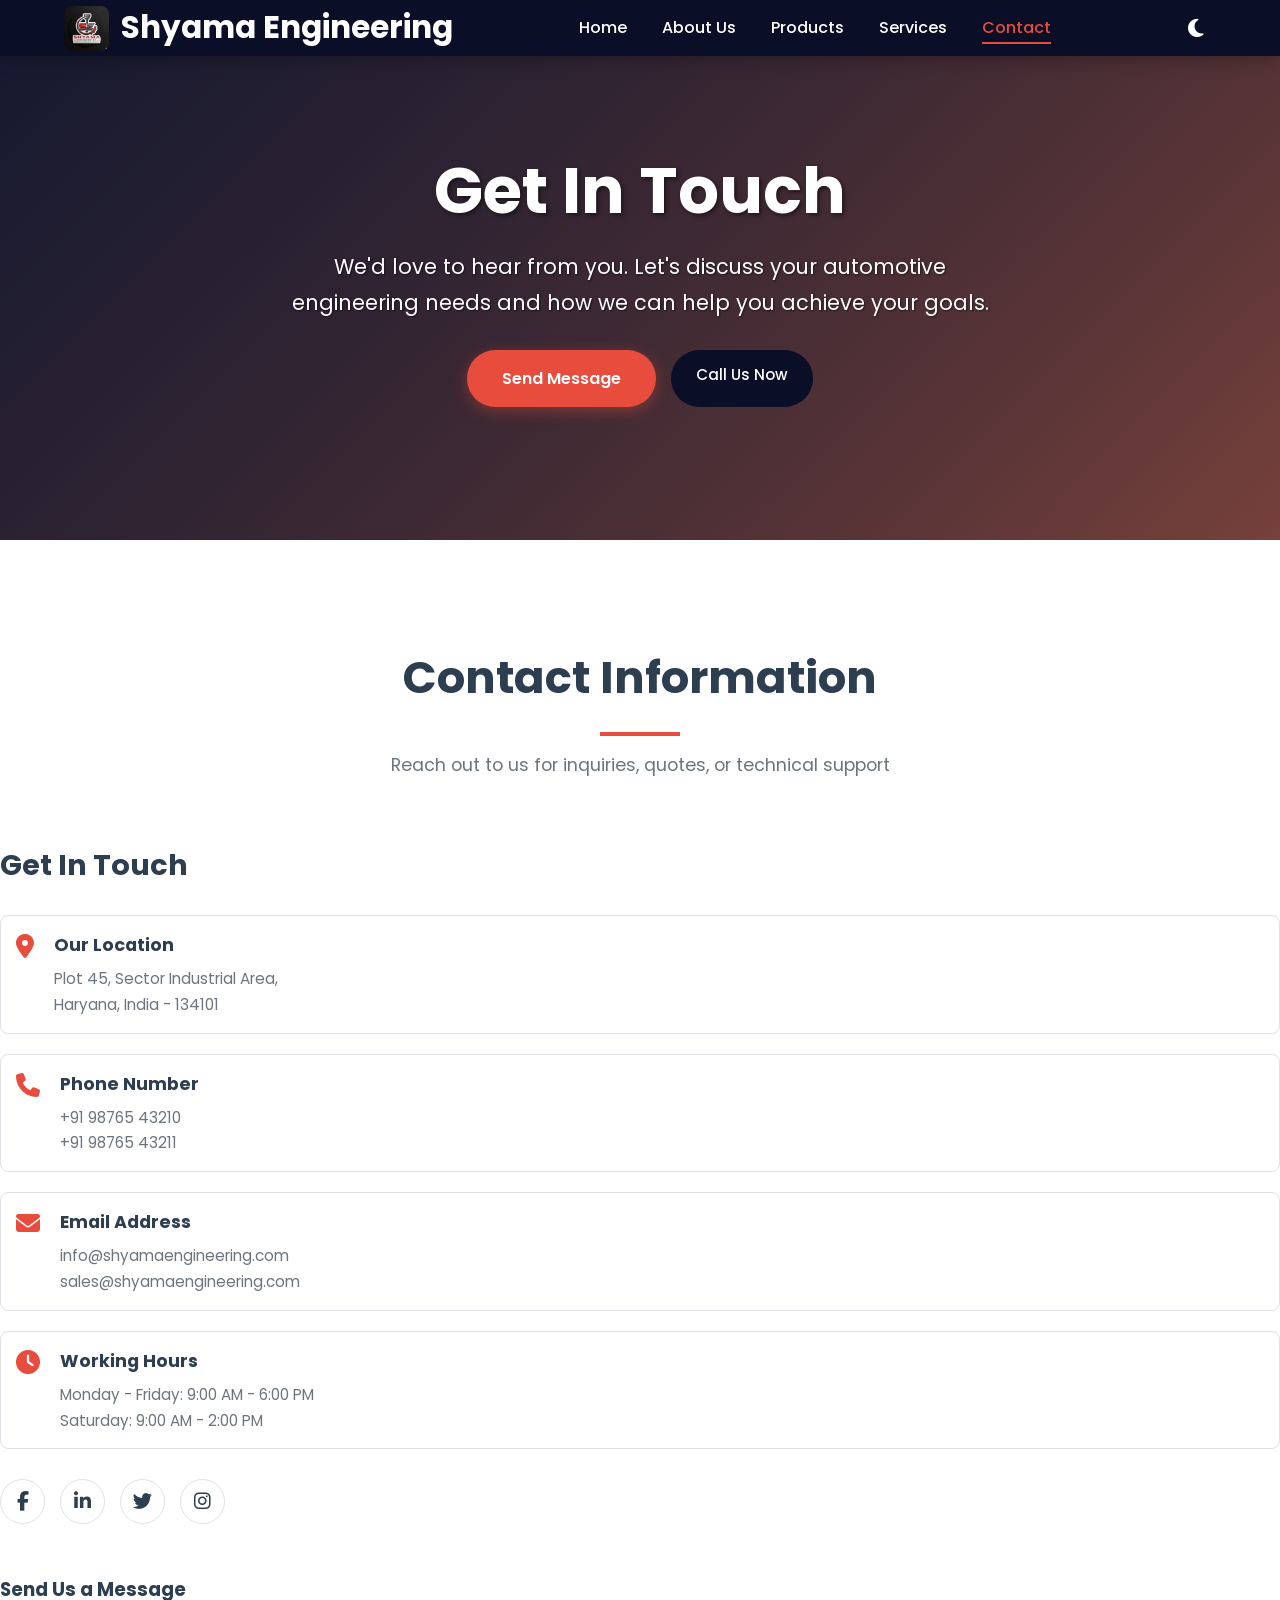
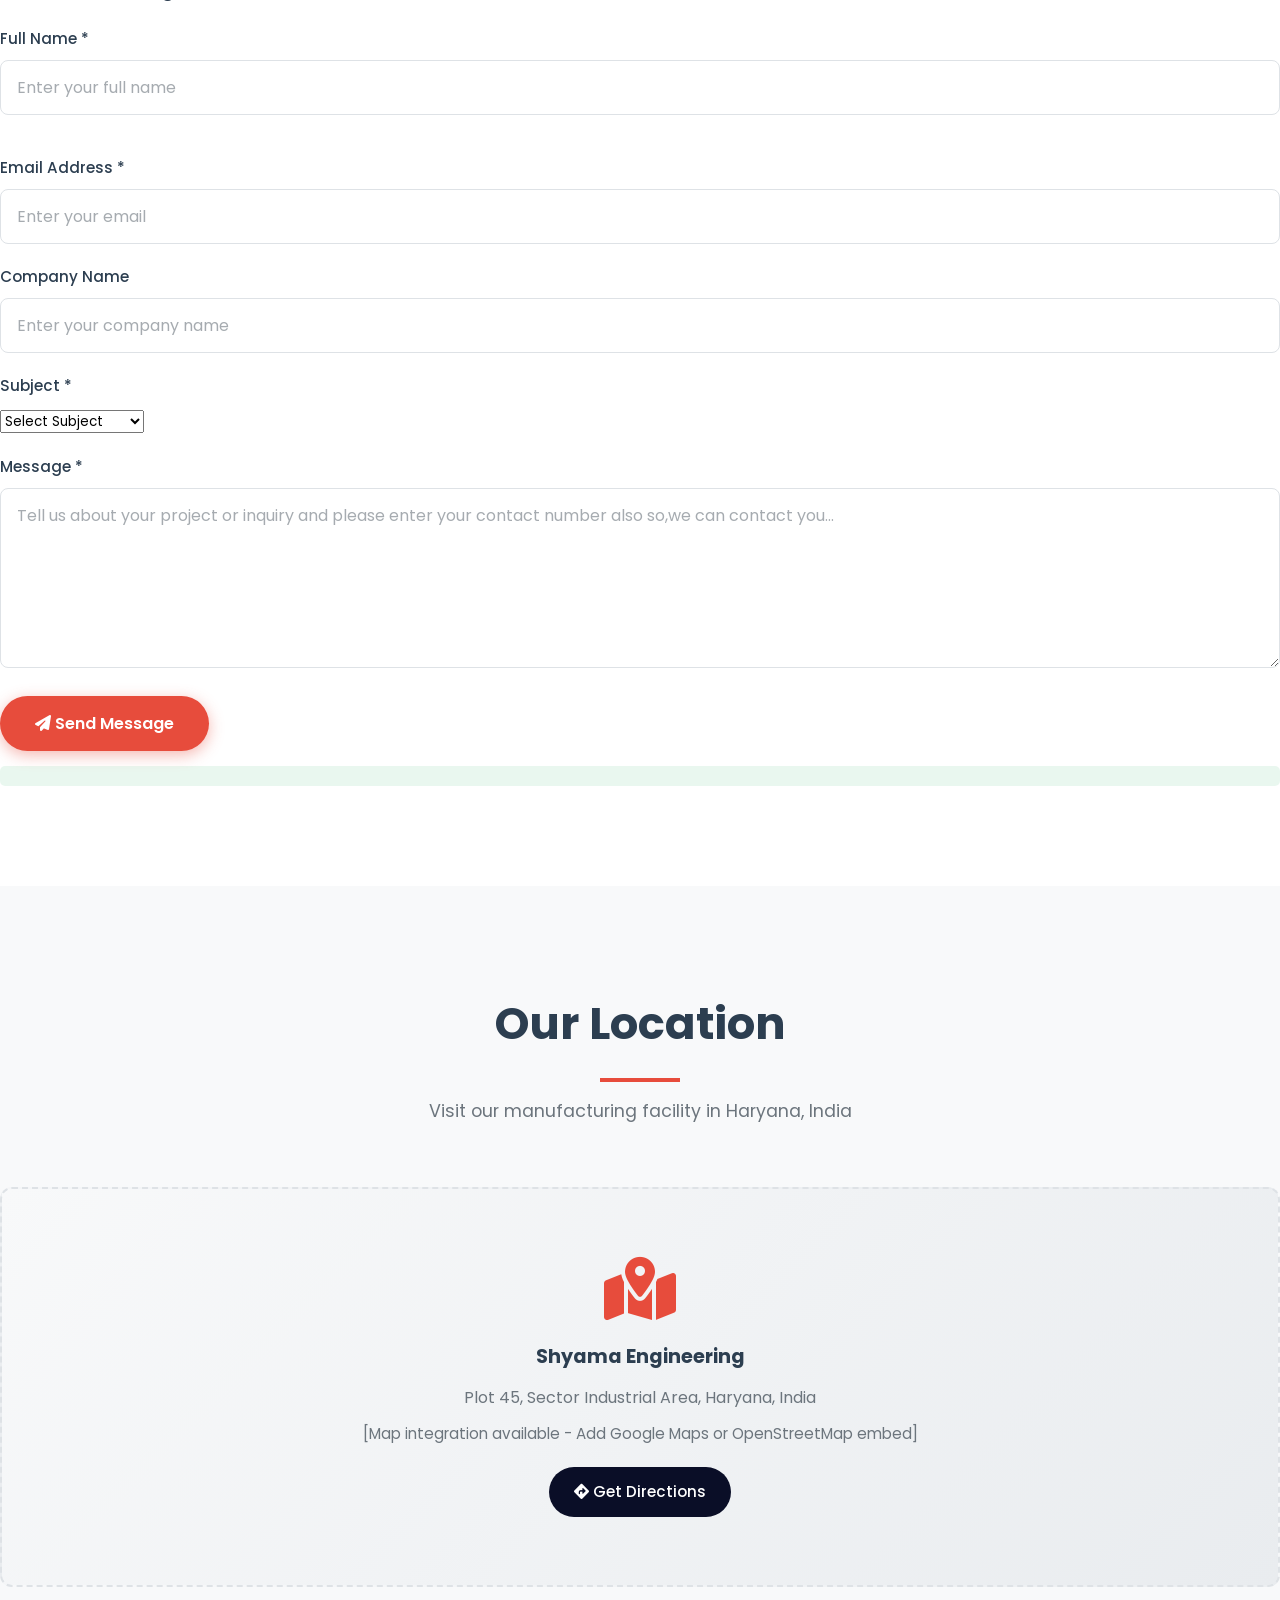
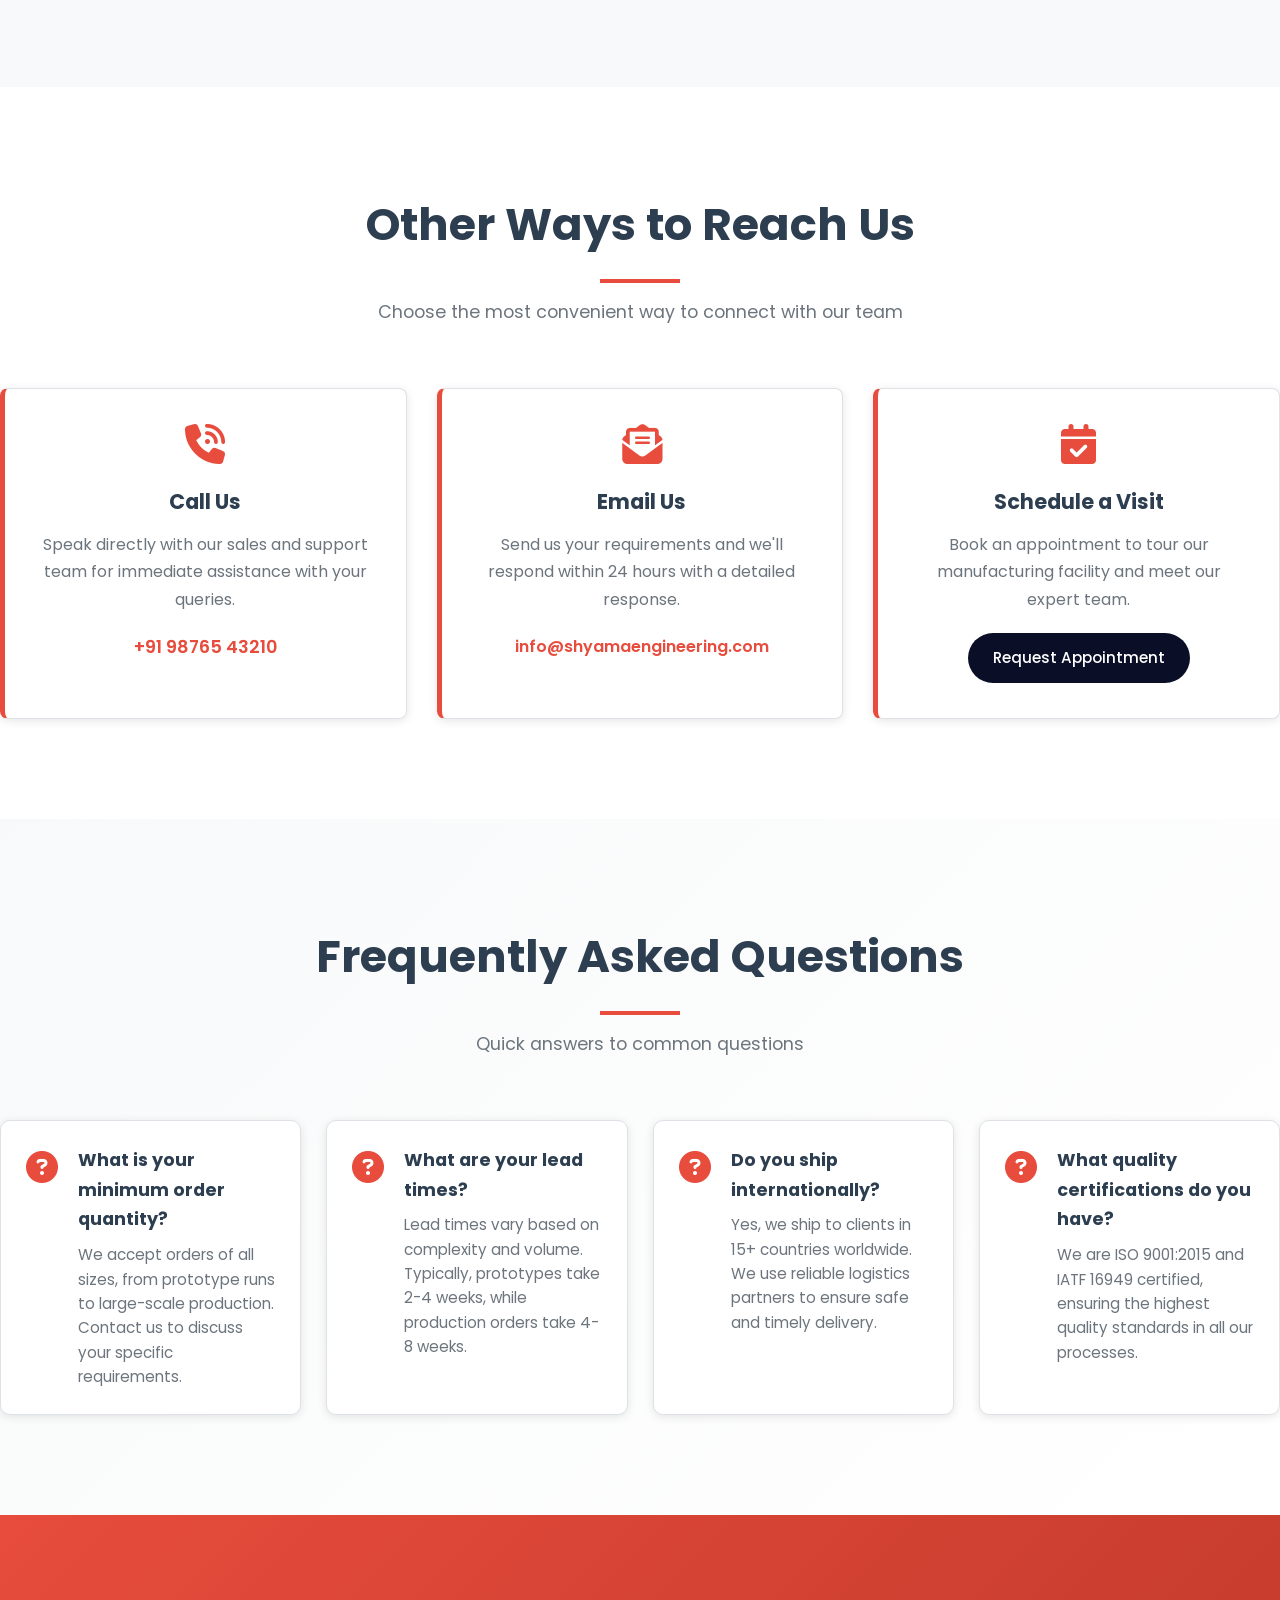
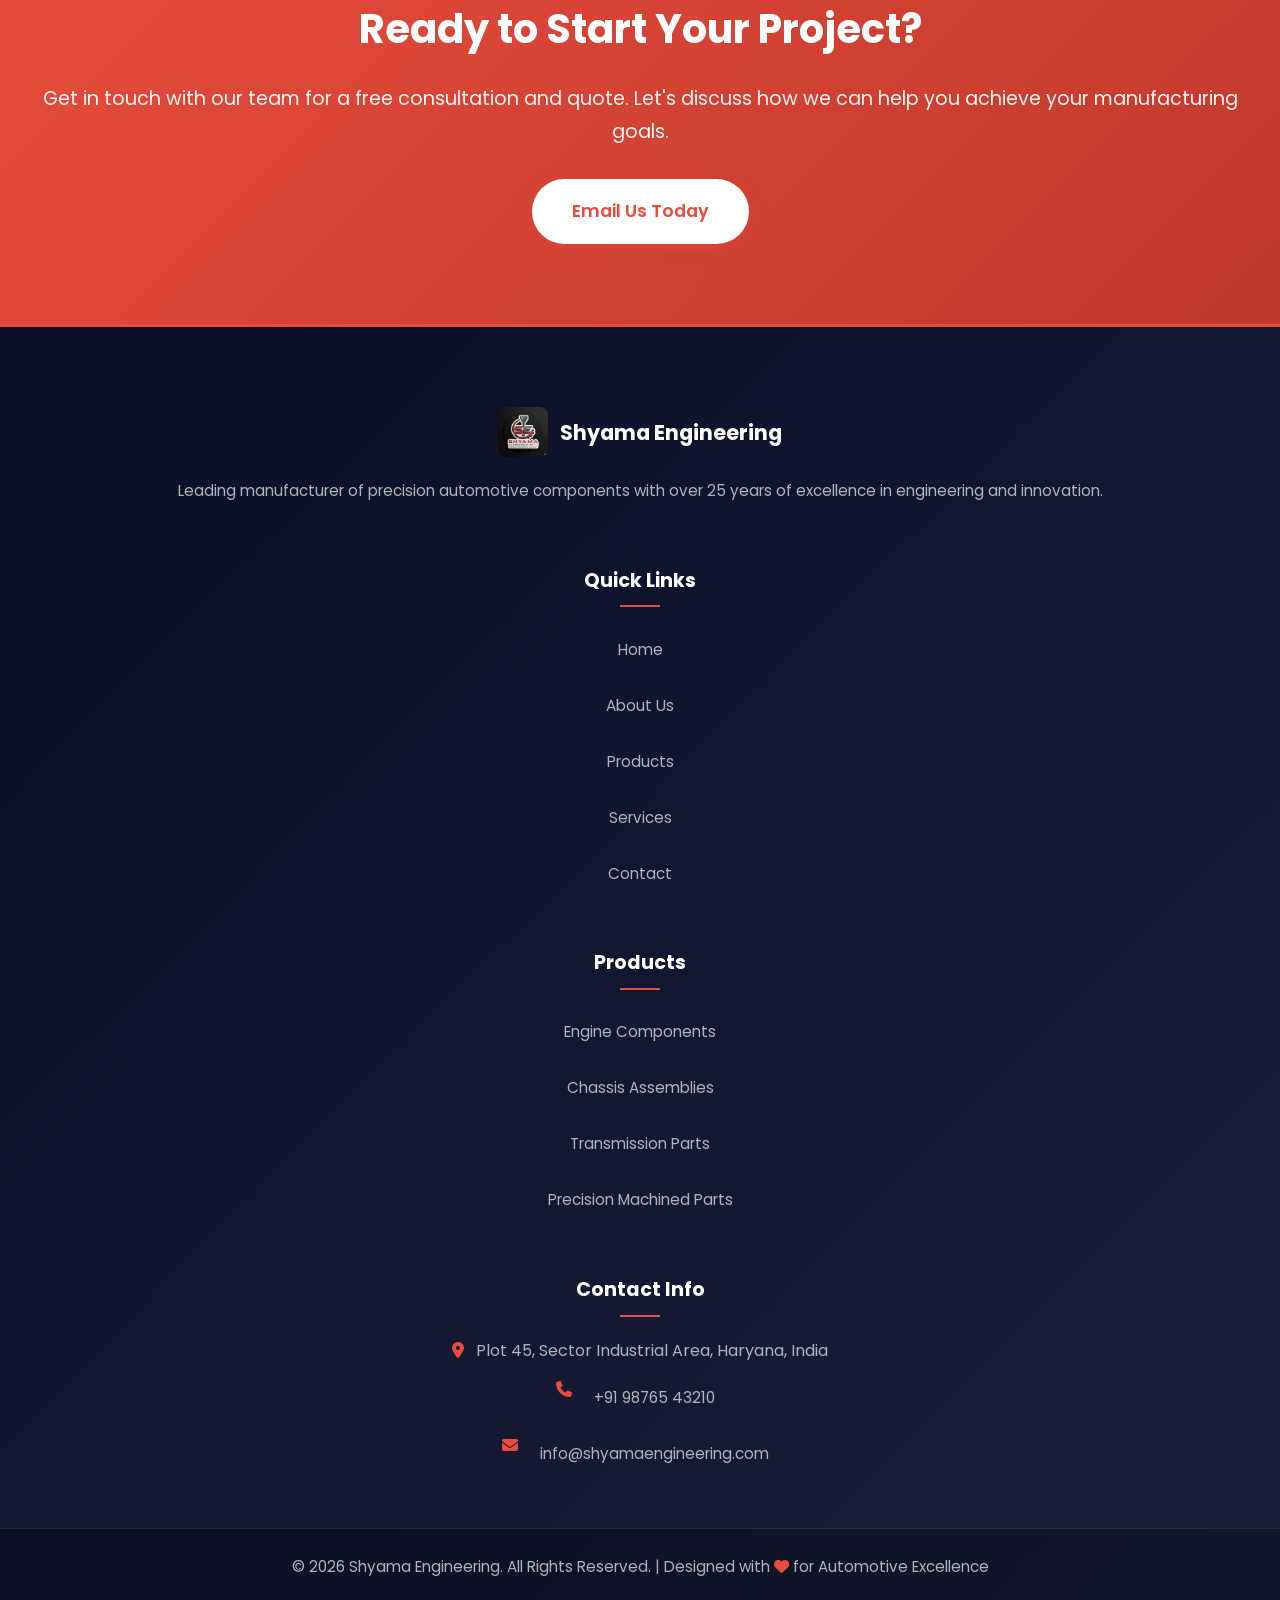
<file: contact.html>
<!DOCTYPE html>
<html lang="en">
<head>
    <meta charset="UTF-8">
    <meta name="viewport" content="width=device-width, initial-scale=1.0">
    <meta name="description" content="Contact Shyama Engineering for precision automotive components. Get in touch for quotes, inquiries, or technical support. ISO certified manufacturer serving global clients.">
    <meta name="keywords" content="contact Shyama Engineering, automotive components manufacturer, get quote, engineering services, manufacturing partner">
    <meta name="author" content="Shyama Engineering">
    <meta property="og:title" content="Contact Us | Shyama Engineering | Get In Touch">
    <meta property="og:description" content="Get in touch with Shyama Engineering for precision automotive components and engineering solutions.">
    <meta property="og:type" content="website">
    <meta property="og:url" content="https://www.shyamaengineering.com/contact.html">
    <meta property="og:image" content="logo3.png">
    <title>Contact Us | Shyama Engineering | Automotive & Precision Parts</title>
    <link rel="stylesheet" href="shyama.css">
    <link rel="stylesheet" href="https://cdnjs.cloudflare.com/ajax/libs/font-awesome/6.4.0/css/all.min.css">
    <link rel="preconnect" href="https://fonts.googleapis.com">
    <link rel="preconnect" href="https://fonts.gstatic.com" crossorigin>
    <link href="https://fonts.googleapis.com/css2?family=Poppins:wght@300;400;500;600;700&display=swap" rel="stylesheet">
</head>
<body>
    <!-- Header & Navigation -->
    <header class="navbar">
        <div class="logo">
            <a href="index.html" class="logo-link">
                <img src="logo3.png" alt="Shyama Engineering Logo" class="nav-logo">
                <h2>Shyama Engineering</h2>
            </a>
        </div>
        <nav>
            <ul class="nav-links">
                <li><a href="index.html">Home</a></li>
                <li><a href="about.html">About Us</a></li>
                <li><a href="products.html">Products</a></li>
                <li><a href="services.html">Services</a></li>
                <li><a href="contact.html" class="active">Contact</a></li>
            </ul>
        </nav>
        <div class="nav-actions">
            <button class="theme-btn" id="theme-toggle" aria-label="Toggle dark mode">
                <i class="fas fa-moon"></i>
            </button>
            <div class="menu-toggle" id="mobile-menu">
                <span></span>
                <span></span>
                <span></span>
            </div>
        </div>
    </header>

    <!-- Contact Hero Section -->
    <section class="hero" style="height: 60vh; min-height: 500px;">
        <div class="hero-overlay"></div>
        <div class="hero-content">
            <h1>Get In Touch</h1>
            <p>We'd love to hear from you. Let's discuss your automotive engineering needs and how we can help you achieve your goals.</p>
            <div class="hero-buttons">
                <a href="#contact" class="btn-primary">Send Message</a>
                <a href="tel:+919876543210" class="btn-secondary">Call Us Now</a>
            </div>
        </div>
    </section>

    <!-- Contact Section -->
    <section id="contact" class="contact section-padding">
        <div class="container">
            <h2 class="section-title">Contact Information</h2>
            <p class="section-desc">Reach out to us for inquiries, quotes, or technical support</p>
            <div class="contact-wrapper">
                <div class="contact-info">
                    <h3>Get In Touch</h3>
                    <div class="info-item">
                        <i class="fas fa-map-marker-alt"></i>
                        <div>
                            <h4>Our Location</h4>
                            <p>Plot 45, Sector Industrial Area,<br>Haryana, India - 134101</p>
                        </div>
                    </div>
                    <div class="info-item">
                        <i class="fas fa-phone"></i>
                        <div>
                            <h4>Phone Number</h4>
                            <p><a href="tel:+919876543210">+91 98765 43210</a></p>
                            <p><a href="tel:+919876543211">+91 98765 43211</a></p>
                        </div>
                    </div>
                    <div class="info-item">
                        <i class="fas fa-envelope"></i>
                        <div>
                            <h4>Email Address</h4>
                            <p><a href="mailto:info@shyamaengineering.com">info@shyamaengineering.com</a></p>
                            <p><a href="mailto:sales@shyamaengineering.com">sales@shyamaengineering.com</a></p>
                        </div>
                    </div>
                    <div class="info-item">
                        <i class="fas fa-clock"></i>
                        <div>
                            <h4>Working Hours</h4>
                            <p>Monday - Friday: 9:00 AM - 6:00 PM</p>
                            <p>Saturday: 9:00 AM - 2:00 PM</p>
                        </div>
                    </div>
                    <div class="social-links">
                        <a href="#" aria-label="Facebook"><i class="fab fa-facebook-f"></i></a>
                        <a href="#" aria-label="LinkedIn"><i class="fab fa-linkedin-in"></i></a>
                        <a href="#" aria-label="Twitter"><i class="fab fa-twitter"></i></a>
                        <a href="#" aria-label="Instagram"><i class="fab fa-instagram"></i></a>
                    </div>
                </div>
                <form id="contactForm" class="contact-form" onsubmit="handleFormSubmit(event)">
                    <h3 style="margin-bottom: 20px; color: var(--text-color);">Send Us a Message</h3>
                    <div class="form-row">
                        <div class="form-group">
                            <label for="name">Full Name *</label>
                            <input type="text" id="name" name="name" placeholder="Enter your full name" required>
                        </div>
                        <div class="form-group">
                            <label for="email">Email Address *</label>
                            <input type="email" id="email" name="email" placeholder="Enter your email" required>
                        </div>
                    </div>
                    <div class="form-group">
                        <label for="company">Company Name</label>
                        <input type="text" id="company" name="company" placeholder="Enter your company name">
                    </div>
                    <div class="form-group">
                        <label for="subject">Subject *</label>
                        <select id="subject" name="subject" required>
                            <option value="">Select Subject</option>
                            <option value="general">General Inquiry</option>
                            <option value="products">Product Inquiry</option>
                            <option value="services">Service Request</option>
                            <option value="quote">Request a Quote</option>
                            <option value="support">Technical Support</option>
                        </select>
                    </div>
                    <div class="form-group">
                        <label for="message">Message *</label>
                        <textarea id="message" name="message" rows="6" placeholder="Tell us about your project or inquiry and please enter your contact number also so,we can contact you..." required></textarea>
                    </div>
                    <button type="submit" class="btn-primary">
                        <i class="fas fa-paper-plane"></i> Send Message
                    </button>
                    <p id="formStatus" class="form-status"></p>
                </form>
            </div>
        </div>
    </section>

    <!-- Map Section -->
    <section class="section-padding bg-light">
        <div class="container">
            <h2 class="section-title">Our Location</h2>
            <p class="section-desc">Visit our manufacturing facility in Haryana, India</p>
            <div style="width: 100%; height: 400px; background: linear-gradient(135deg, #f8f9fa 0%, #e9ecef 100%); border-radius: 12px; display: flex; align-items: center; justify-content: center; color: #666; border: 2px dashed var(--border-color);">
                <div style="text-align: center;">
                    <i class="fas fa-map-marked-alt" style="font-size: 4rem; color: var(--primary-color); margin-bottom: 20px; display: block;"></i>
                    <p style="font-size: 1.2rem; color: var(--text-color); margin-bottom: 10px;"><strong>Shyama Engineering</strong></p>
                    <p style="color: var(--text-light); margin-bottom: 10px;">Plot 45, Sector Industrial Area, Haryana, India</p>
                    <p style="color: var(--text-light); font-size: 0.95rem;">[Map integration available - Add Google Maps or OpenStreetMap embed]</p>
                    <a href="https://maps.google.com" target="_blank" rel="noopener noreferrer" class="btn-secondary" style="margin-top: 20px; display: inline-block;">
                        <i class="fas fa-directions"></i> Get Directions
                    </a>
                </div>
            </div>
        </div>
    </section>

    <!-- Additional Contact Options -->
    <section class="services section-padding">
        <div class="container">
            <h2 class="section-title">Other Ways to Reach Us</h2>
            <p class="section-desc">Choose the most convenient way to connect with our team</p>
            <div class="services-grid">
                <div class="service-box" style="text-align: center;">
                    <i class="fas fa-phone-volume"></i>
                    <h3>Call Us</h3>
                    <p>Speak directly with our sales and support team for immediate assistance with your queries.</p>
                    <div style="margin-top: 20px;">
                        <a href="tel:+919876543210" style="color: var(--primary-color); font-weight: 600; text-decoration: none; font-size: 1.1rem;">+91 98765 43210</a>
                    </div>
                </div>
                <div class="service-box" style="text-align: center;">
                    <i class="fas fa-envelope-open-text"></i>
                    <h3>Email Us</h3>
                    <p>Send us your requirements and we'll respond within 24 hours with a detailed response.</p>
                    <div style="margin-top: 20px;">
                        <a href="mailto:info@shyamaengineering.com" style="color: var(--primary-color); font-weight: 600; text-decoration: none; font-size: 1rem;">info@shyamaengineering.com</a>
                    </div>
                </div>
                <div class="service-box" style="text-align: center;">
                    <i class="fas fa-calendar-check"></i>
                    <h3>Schedule a Visit</h3>
                    <p>Book an appointment to tour our manufacturing facility and meet our expert team.</p>
                    <a href="contact.html" class="btn-secondary" style="margin-top: 20px; display: inline-block;">Request Appointment</a>
                </div>
            </div>
        </div>
    </section>

    <!-- FAQ Section -->
    <section class="why-us section-padding bg-light">
        <div class="container">
            <h2 class="section-title">Frequently Asked Questions</h2>
            <p class="section-desc">Quick answers to common questions</p>
            <div class="features-grid">
                <div class="feature-item">
                    <i class="fas fa-question-circle"></i>
                    <div>
                        <h4>What is your minimum order quantity?</h4>
                        <p>We accept orders of all sizes, from prototype runs to large-scale production. Contact us to discuss your specific requirements.</p>
                    </div>
                </div>
                <div class="feature-item">
                    <i class="fas fa-question-circle"></i>
                    <div>
                        <h4>What are your lead times?</h4>
                        <p>Lead times vary based on complexity and volume. Typically, prototypes take 2-4 weeks, while production orders take 4-8 weeks.</p>
                    </div>
                </div>
                <div class="feature-item">
                    <i class="fas fa-question-circle"></i>
                    <div>
                        <h4>Do you ship internationally?</h4>
                        <p>Yes, we ship to clients in 15+ countries worldwide. We use reliable logistics partners to ensure safe and timely delivery.</p>
                    </div>
                </div>
                <div class="feature-item">
                    <i class="fas fa-question-circle"></i>
                    <div>
                        <h4>What quality certifications do you have?</h4>
                        <p>We are ISO 9001:2015 and IATF 16949 certified, ensuring the highest quality standards in all our processes.</p>
                    </div>
                </div>
            </div>
        </div>
    </section>

    <!-- Call to Action -->
    <section class="cta-section">
        <div class="container">
            <div class="cta-content">
                <h2>Ready to Start Your Project?</h2>
                <p>Get in touch with our team for a free consultation and quote. Let's discuss how we can help you achieve your manufacturing goals.</p>
                <a href="mailto:info@shyamaengineering.com" class="btn-primary">Email Us Today</a>
            </div>
        </div>
    </section>

    <!-- Footer -->
    <footer class="footer">
        <div class="container">
            <div class="footer-grid">
                <div class="footer-col">
                    <div class="footer-logo">
                        <img src="logo3.png" alt="Shyama Engineering Logo">
                        <h3>Shyama Engineering</h3>
                    </div>
                    <p>Leading manufacturer of precision automotive components with over 25 years of excellence in engineering and innovation.</p>
                </div>
                <div class="footer-col">
                    <h4>Quick Links</h4>
                    <ul>
                        <li><a href="index.html">Home</a></li>
                        <li><a href="about.html">About Us</a></li>
                        <li><a href="products.html">Products</a></li>
                        <li><a href="services.html">Services</a></li>
                        <li><a href="contact.html">Contact</a></li>
                    </ul>
                </div>
                <div class="footer-col">
                    <h4>Products</h4>
                    <ul>
                        <li><a href="products.html">Engine Components</a></li>
                        <li><a href="products.html">Chassis Assemblies</a></li>
                        <li><a href="products.html">Transmission Parts</a></li>
                        <li><a href="products.html">Precision Machined Parts</a></li>
                    </ul>
                </div>
                <div class="footer-col">
                    <h4>Contact Info</h4>
                    <ul class="contact-info-list">
                        <li>
                            <i class="fas fa-map-marker-alt"></i>
                            <span>Plot 45, Sector Industrial Area, Haryana, India</span>
                        </li>
                        <li>
                            <i class="fas fa-phone"></i>
                            <a href="tel:+919876543210">+91 98765 43210</a>
                        </li>
                        <li>
                            <i class="fas fa-envelope"></i>
                            <a href="mailto:info@shyamaengineering.com">info@shyamaengineering.com</a>
                        </li>
                    </ul>
                </div>
            </div>
            <div class="footer-bottom">
                <p>&copy; 2026 Shyama Engineering. All Rights Reserved. | Designed with <i class="fas fa-heart"></i> for Automotive Excellence</p>
            </div>
        </div>
    </footer>

    <script src="shyama.js"></script>
    
    <!-- Schema.org structured data for better SEO -->
    <script type="application/ld+json">
    {
        "@context": "https://schema.org",
        "@type": "ContactPage",
        "name": "Contact Shyama Engineering",
        "description": "Contact page for Shyama Engineering - Precision automotive components manufacturer",
        "url": "https://www.shyamaengineering.com/contact.html",
        "mainEntity": {
            "@type": "Organization",
            "name": "Shyama Engineering",
            "telephone": "+91-98765-43210",
            "email": "info@shyamaengineering.com",
            "address": {
                "@type": "PostalAddress",
                "streetAddress": "Plot 45, Sector Industrial Area",
                "addressLocality": "Haryana",
                "addressCountry": "IN"
            }
        }
    }
    </script>
</body>
</html>
</file>
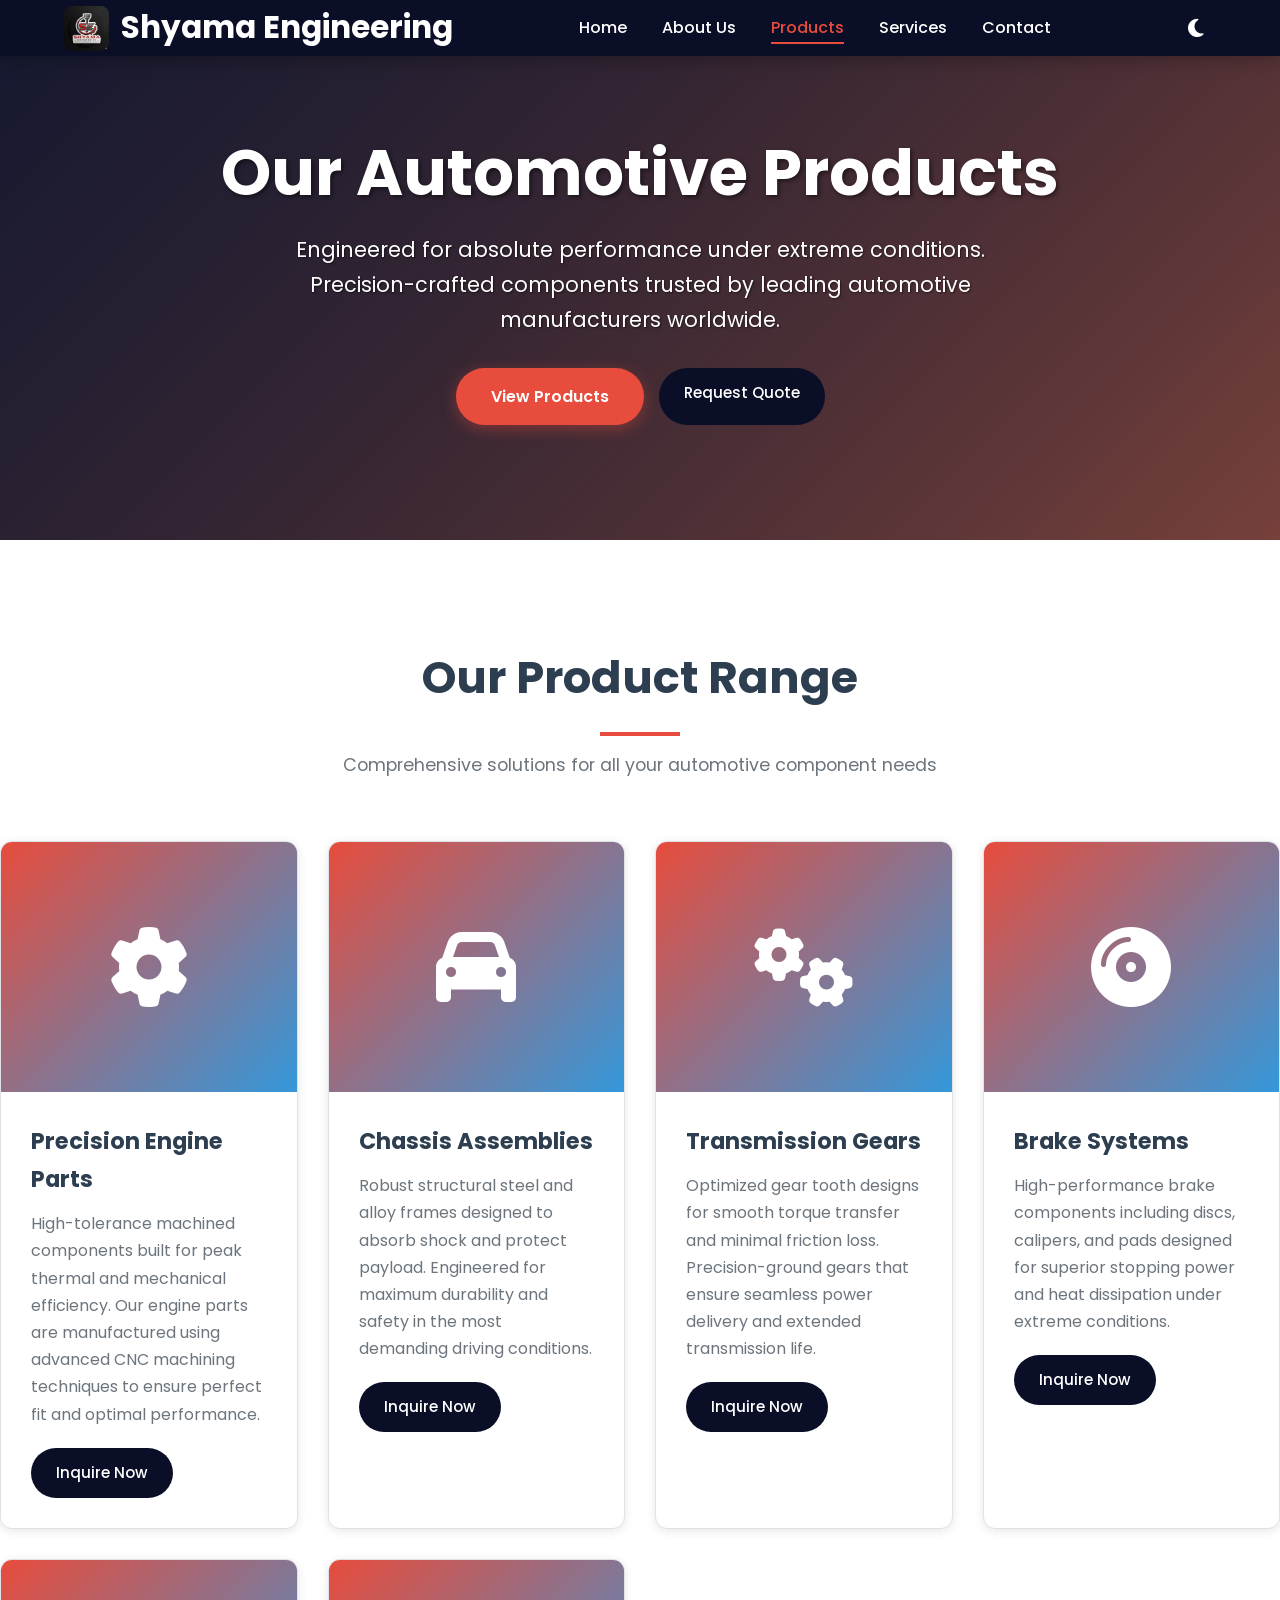
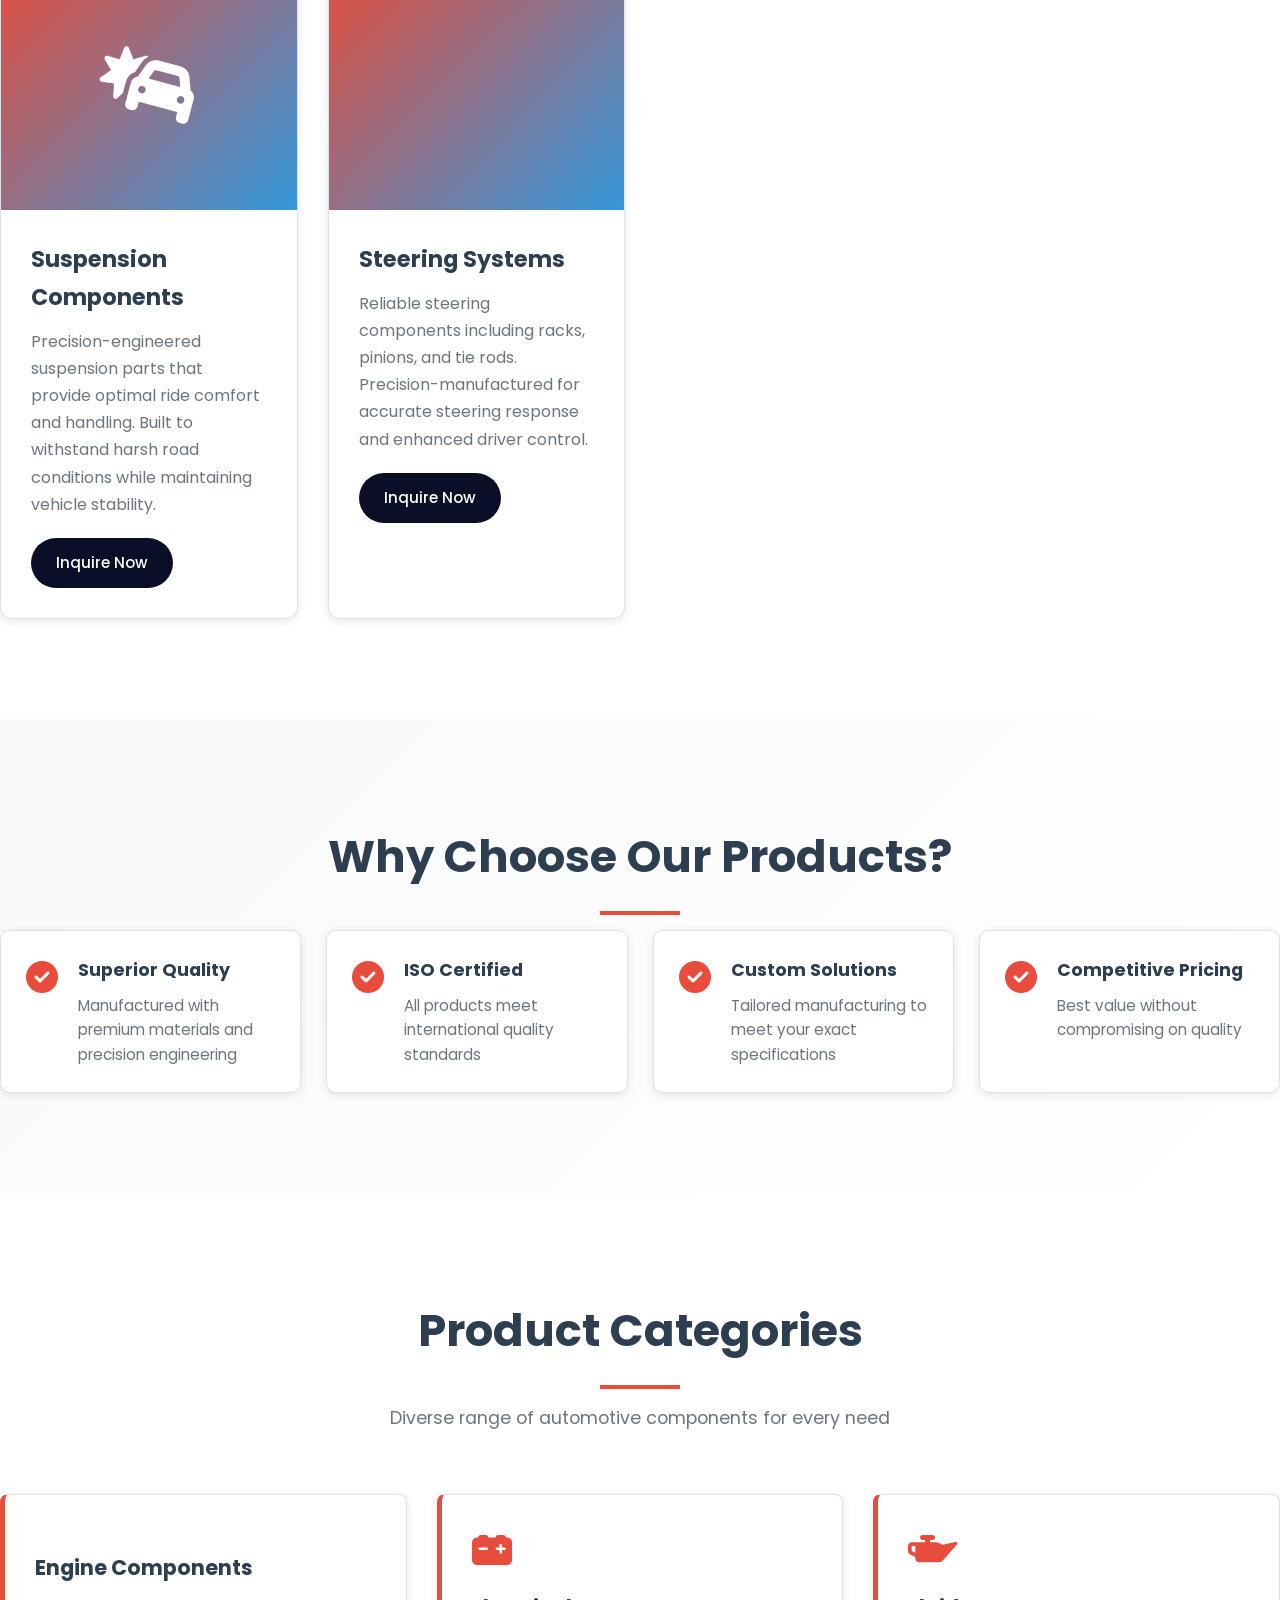
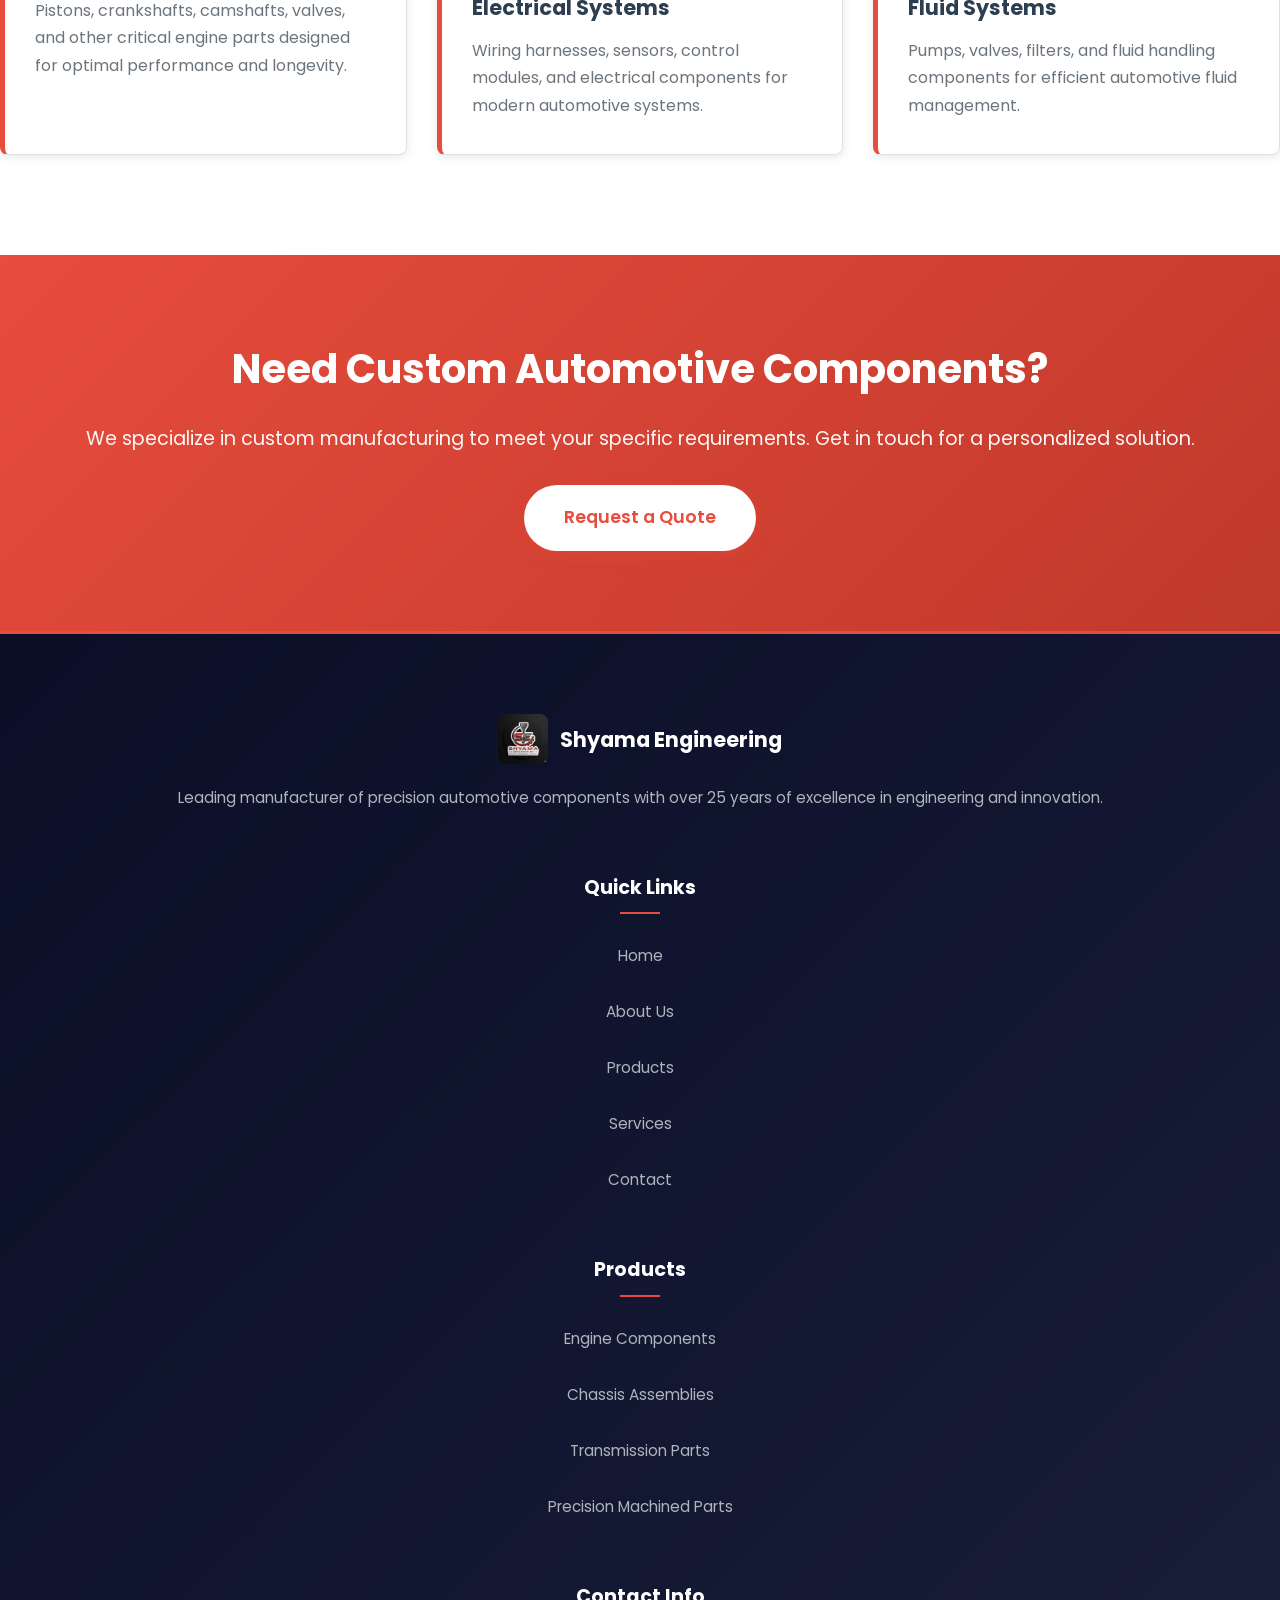
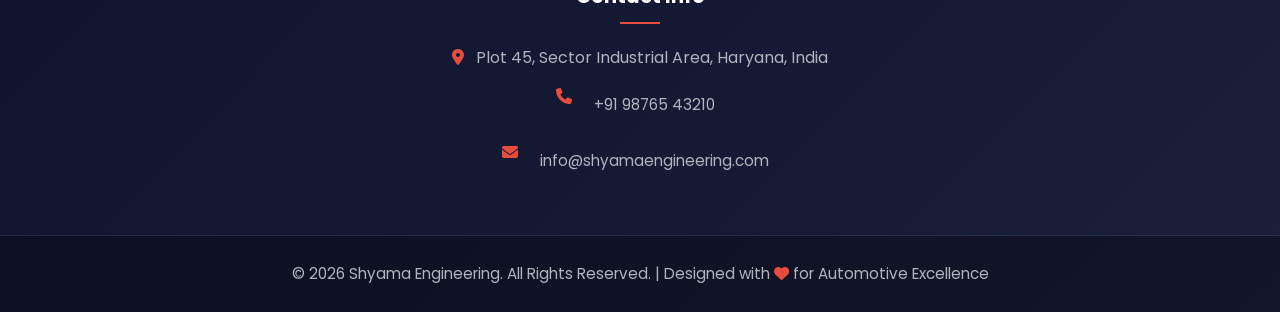
<file: products.html>
<!DOCTYPE html>
<html lang="en">
<head>
    <meta charset="UTF-8">
    <meta name="viewport" content="width=device-width, initial-scale=1.0">
    <meta name="description" content="Explore Shyama Engineering's precision automotive components - engine parts, chassis assemblies, transmission gears, brake systems, and custom manufacturing solutions.">
    <meta name="keywords" content="automotive components, engine parts, chassis assemblies, transmission gears, brake systems, suspension components, steering systems, precision machined parts">
    <meta name="author" content="Shyama Engineering">
    <meta property="og:title" content="Products | Shyama Engineering | Automotive Components">
    <meta property="og:description" content="High-precision automotive components engineered for performance and durability.">
    <meta property="og:type" content="website">
    <meta property="og:url" content="https://www.shyamaengineering.com/products.html">
    <meta property="og:image" content="logo3.png">
    <title>Products | Shyama Engineering | Automotive & Precision Parts</title>
    <link rel="stylesheet" href="shyama.css">
    <link rel="stylesheet" href="https://cdnjs.cloudflare.com/ajax/libs/font-awesome/6.4.0/css/all.min.css">
    <link rel="preconnect" href="https://fonts.googleapis.com">
    <link rel="preconnect" href="https://fonts.gstatic.com" crossorigin>
    <link href="https://fonts.googleapis.com/css2?family=Poppins:wght@300;400;500;600;700&display=swap" rel="stylesheet">
</head>
<body>
    <!-- Header & Navigation -->
    <header class="navbar">
        <div class="logo">
            <a href="index.html" class="logo-link">
                <img src="logo3.png" alt="Shyama Engineering Logo" class="nav-logo">
                <h2>Shyama Engineering</h2>
            </a>
        </div>
        <nav>
            <ul class="nav-links">
                <li><a href="index.html">Home</a></li>
                <li><a href="about.html">About Us</a></li>
                <li><a href="products.html" class="active">Products</a></li>
                <li><a href="services.html">Services</a></li>
                <li><a href="contact.html">Contact</a></li>
            </ul>
        </nav>
        <div class="nav-actions">
            <button class="theme-btn" id="theme-toggle" aria-label="Toggle dark mode">
                <i class="fas fa-moon"></i>
            </button>
            <div class="menu-toggle" id="mobile-menu">
                <span></span>
                <span></span>
                <span></span>
            </div>
        </div>
    </header>

    <!-- Products Hero Section -->
    <section class="hero" style="height: 60vh; min-height: 500px;">
        <div class="hero-overlay"></div>
        <div class="hero-content">
            <h1>Our Automotive Products</h1>
            <p>Engineered for absolute performance under extreme conditions. Precision-crafted components trusted by leading automotive manufacturers worldwide.</p>
            <div class="hero-buttons">
                <a href="#products" class="btn-primary">View Products</a>
                <a href="contact.html" class="btn-secondary">Request Quote</a>
            </div>
        </div>
    </section>

    <!-- Products Section -->
    <section id="products" class="products section-padding">
        <div class="container">
            <h2 class="section-title">Our Product Range</h2>
            <p class="section-desc">Comprehensive solutions for all your automotive component needs</p>
            <div class="product-grid">
                <div class="product-card">
                    <div class="product-image">
                        <i class="fas fa-cog"></i>
                    </div>
                    <div class="product-info">
                        <h3>Precision Engine Parts</h3>
                        <p>High-tolerance machined components built for peak thermal and mechanical efficiency. Our engine parts are manufactured using advanced CNC machining techniques to ensure perfect fit and optimal performance.</p>
                        <a href="contact.html" class="btn-secondary">Inquire Now</a>
                    </div>
                </div>
                <div class="product-card">
                    <div class="product-image">
                        <i class="fas fa-car"></i>
                    </div>
                    <div class="product-info">
                        <h3>Chassis Assemblies</h3>
                        <p>Robust structural steel and alloy frames designed to absorb shock and protect payload. Engineered for maximum durability and safety in the most demanding driving conditions.</p>
                        <a href="contact.html" class="btn-secondary">Inquire Now</a>
                    </div>
                </div>
                <div class="product-card">
                    <div class="product-image">
                        <i class="fas fa-cogs"></i>
                    </div>
                    <div class="product-info">
                        <h3>Transmission Gears</h3>
                        <p>Optimized gear tooth designs for smooth torque transfer and minimal friction loss. Precision-ground gears that ensure seamless power delivery and extended transmission life.</p>
                        <a href="contact.html" class="btn-secondary">Inquire Now</a>
                    </div>
                </div>
                <div class="product-card">
                    <div class="product-image">
                        <i class="fas fa-compact-disc"></i>
                    </div>
                    <div class="product-info">
                        <h3>Brake Systems</h3>
                        <p>High-performance brake components including discs, calipers, and pads designed for superior stopping power and heat dissipation under extreme conditions.</p>
                        <a href="contact.html" class="btn-secondary">Inquire Now</a>
                    </div>
                </div>
                <div class="product-card">
                    <div class="product-image">
                        <i class="fas fa-car-crash"></i>
                    </div>
                    <div class="product-info">
                        <h3>Suspension Components</h3>
                        <p>Precision-engineered suspension parts that provide optimal ride comfort and handling. Built to withstand harsh road conditions while maintaining vehicle stability.</p>
                        <a href="contact.html" class="btn-secondary">Inquire Now</a>
                    </div>
                </div>
                <div class="product-card">
                    <div class="product-image">
                        <i class="fas fa-steering-wheel"></i>
                    </div>
                    <div class="product-info">
                        <h3>Steering Systems</h3>
                        <p>Reliable steering components including racks, pinions, and tie rods. Precision-manufactured for accurate steering response and enhanced driver control.</p>
                        <a href="contact.html" class="btn-secondary">Inquire Now</a>
                    </div>
                </div>
            </div>
        </div>
    </section>

    <!-- Why Choose Our Products Section -->
    <section class="why-us section-padding bg-light">
        <div class="container">
            <h2 class="section-title">Why Choose Our Products?</h2>
            <div class="features-grid">
                <div class="feature-item">
                    <i class="fas fa-check-circle"></i>
                    <div>
                        <h4>Superior Quality</h4>
                        <p>Manufactured with premium materials and precision engineering</p>
                    </div>
                </div>
                <div class="feature-item">
                    <i class="fas fa-check-circle"></i>
                    <div>
                        <h4>ISO Certified</h4>
                        <p>All products meet international quality standards</p>
                    </div>
                </div>
                <div class="feature-item">
                    <i class="fas fa-check-circle"></i>
                    <div>
                        <h4>Custom Solutions</h4>
                        <p>Tailored manufacturing to meet your exact specifications</p>
                    </div>
                </div>
                <div class="feature-item">
                    <i class="fas fa-check-circle"></i>
                    <div>
                        <h4>Competitive Pricing</h4>
                        <p>Best value without compromising on quality</p>
                    </div>
                </div>
            </div>
        </div>
    </section>

    <!-- Product Categories Section -->
    <section class="services section-padding">
        <div class="container">
            <h2 class="section-title">Product Categories</h2>
            <p class="section-desc">Diverse range of automotive components for every need</p>
            <div class="services-grid">
                <div class="service-box">
                    <i class="fas fa-engine-warning"></i>
                    <h3>Engine Components</h3>
                    <p>Pistons, crankshafts, camshafts, valves, and other critical engine parts designed for optimal performance and longevity.</p>
                </div>
                <div class="service-box">
                    <i class="fas fa-car-battery"></i>
                    <h3>Electrical Systems</h3>
                    <p>Wiring harnesses, sensors, control modules, and electrical components for modern automotive systems.</p>
                </div>
                <div class="service-box">
                    <i class="fas fa-oil-can"></i>
                    <h3>Fluid Systems</h3>
                    <p>Pumps, valves, filters, and fluid handling components for efficient automotive fluid management.</p>
                </div>
            </div>
        </div>
    </section>

    <!-- Call to Action -->
    <section class="cta-section">
        <div class="container">
            <div class="cta-content">
                <h2>Need Custom Automotive Components?</h2>
                <p>We specialize in custom manufacturing to meet your specific requirements. Get in touch for a personalized solution.</p>
                <a href="contact.html" class="btn-primary">Request a Quote</a>
            </div>
        </div>
    </section>

    <!-- Footer -->
    <footer class="footer">
        <div class="container">
            <div class="footer-grid">
                <div class="footer-col">
                    <div class="footer-logo">
                        <img src="logo3.png" alt="Shyama Engineering Logo">
                        <h3>Shyama Engineering</h3>
                    </div>
                    <p>Leading manufacturer of precision automotive components with over 25 years of excellence in engineering and innovation.</p>
                </div>
                <div class="footer-col">
                    <h4>Quick Links</h4>
                    <ul>
                        <li><a href="index.html">Home</a></li>
                        <li><a href="about.html">About Us</a></li>
                        <li><a href="products.html">Products</a></li>
                        <li><a href="services.html">Services</a></li>
                        <li><a href="contact.html">Contact</a></li>
                    </ul>
                </div>
                <div class="footer-col">
                    <h4>Products</h4>
                    <ul>
                        <li><a href="products.html">Engine Components</a></li>
                        <li><a href="products.html">Chassis Assemblies</a></li>
                        <li><a href="products.html">Transmission Parts</a></li>
                        <li><a href="products.html">Precision Machined Parts</a></li>
                    </ul>
                </div>
                <div class="footer-col">
                    <h4>Contact Info</h4>
                    <ul class="contact-info-list">
                        <li>
                            <i class="fas fa-map-marker-alt"></i>
                            <span>Plot 45, Sector Industrial Area, Haryana, India</span>
                        </li>
                        <li>
                            <i class="fas fa-phone"></i>
                            <a href="tel:+919876543210">+91 98765 43210</a>
                        </li>
                        <li>
                            <i class="fas fa-envelope"></i>
                            <a href="mailto:info@shyamaengineering.com">info@shyamaengineering.com</a>
                        </li>
                    </ul>
                </div>
            </div>
            <div class="footer-bottom">
                <p>&copy; 2026 Shyama Engineering. All Rights Reserved. | Designed with <i class="fas fa-heart"></i> for Automotive Excellence</p>
            </div>
        </div>
    </footer>

    <script src="shyama.js"></script>
    
    <!-- Schema.org structured data for better SEO -->
    <script type="application/ld+json">
    {
        "@context": "https://schema.org",
        "@type": "ItemList",
        "name": "Shyama Engineering Products",
        "description": "Precision automotive components and parts",
        "url": "https://www.shyamaengineering.com/products.html",
        "numberOfItems": 6,
        "itemListElement": [
            {
                "@type": "Product",
                "name": "Precision Engine Parts",
                "description": "High-tolerance machined components for peak efficiency"
            },
            {
                "@type": "Product",
                "name": "Chassis Assemblies",
                "description": "Robust structural frames for maximum durability"
            },
            {
                "@type": "Product",
                "name": "Transmission Gears",
                "description": "Optimized gears for smooth torque transfer"
            },
            {
                "@type": "Product",
                "name": "Brake Systems",
                "description": "High-performance brake components"
            },
            {
                "@type": "Product",
                "name": "Suspension Components",
                "description": "Precision-engineered suspension parts"
            },
            {
                "@type": "Product",
                "name": "Steering Systems",
                "description": "Reliable steering components"
            }
        ]
    }
    </script>
</body>
</html>
</file>
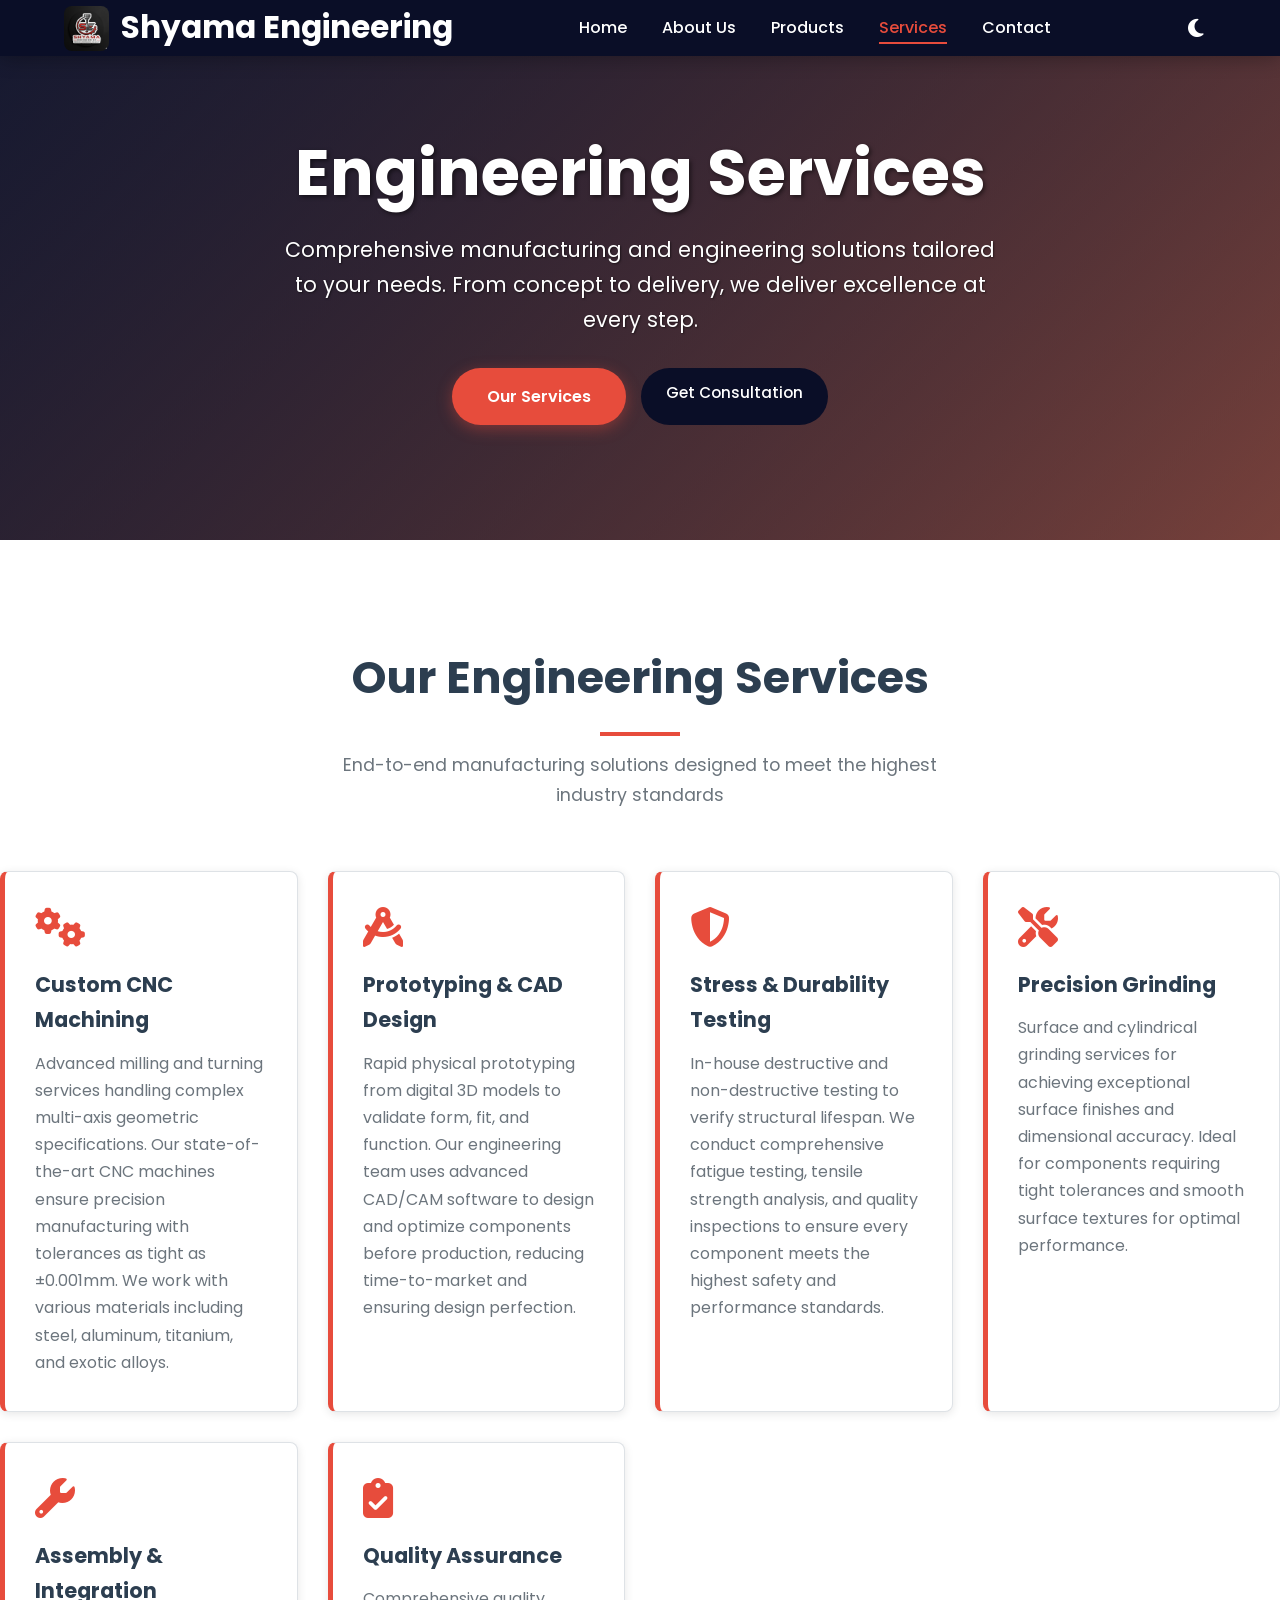
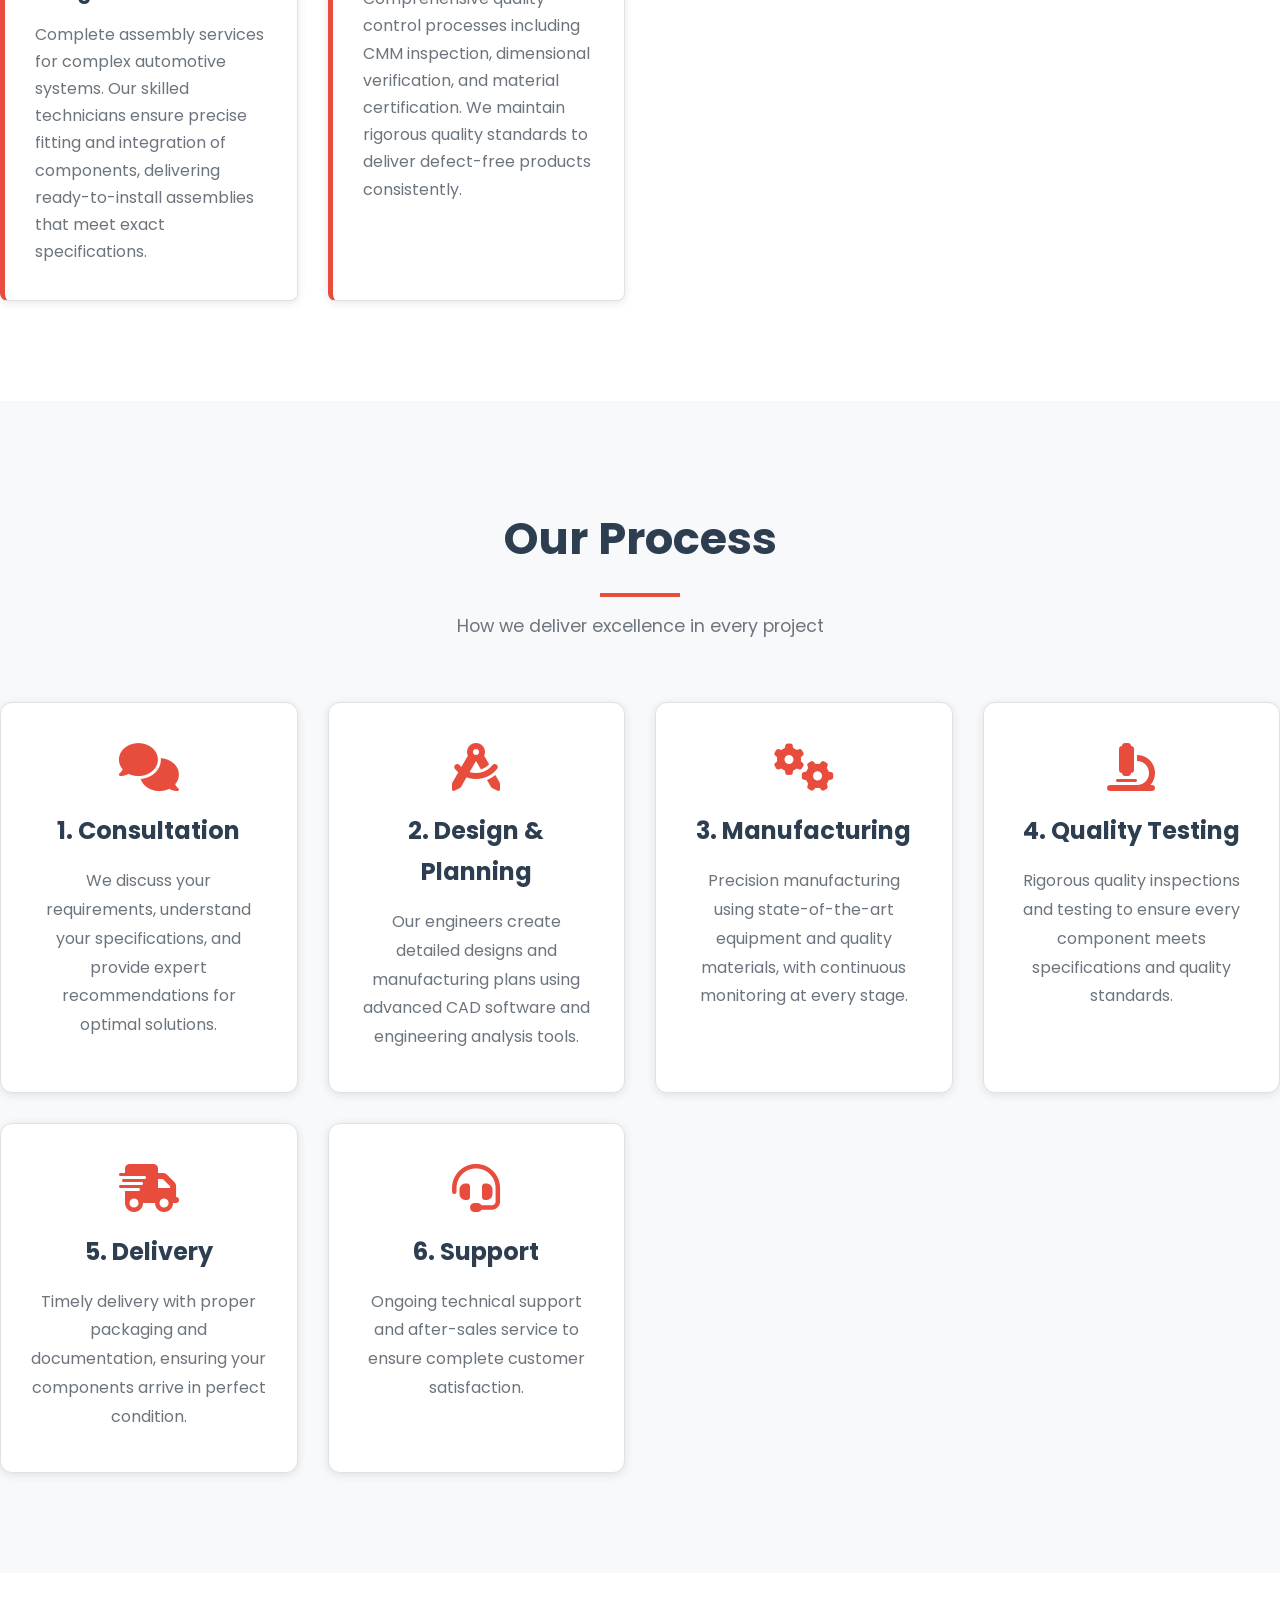
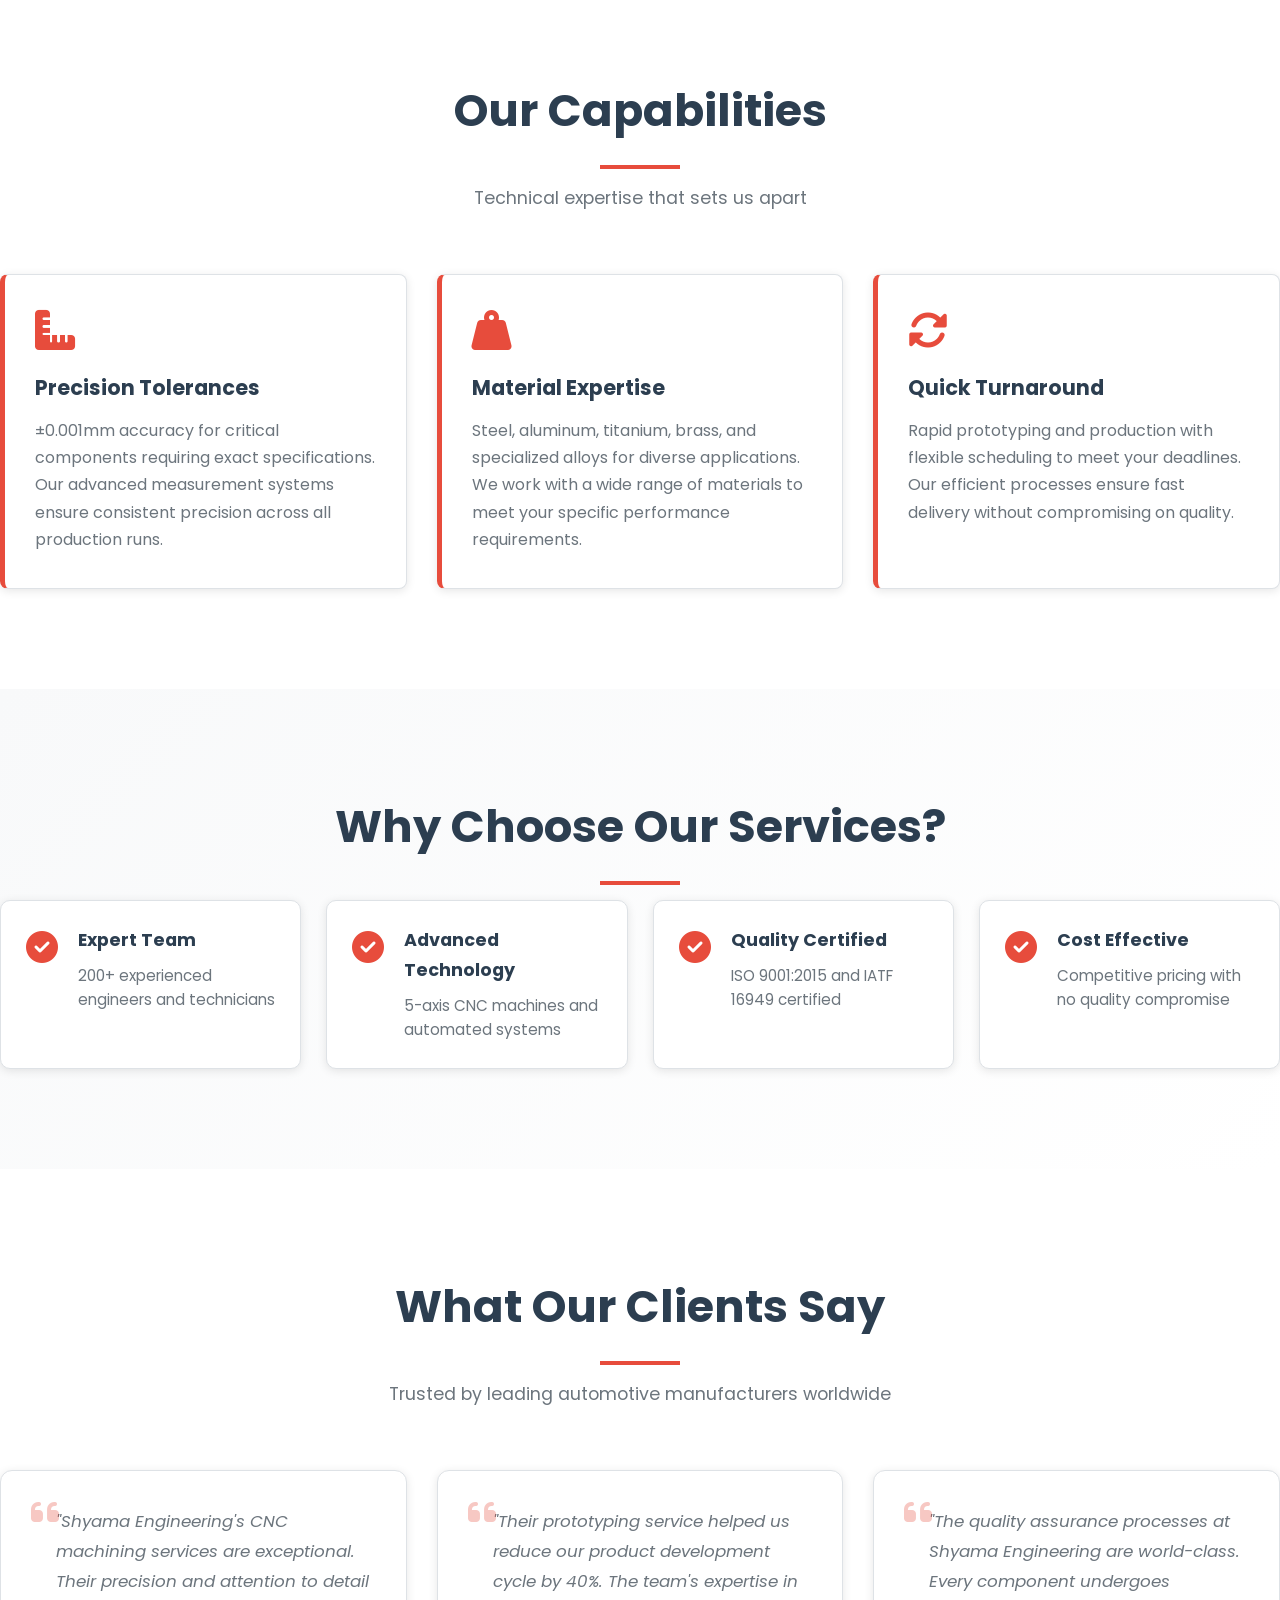
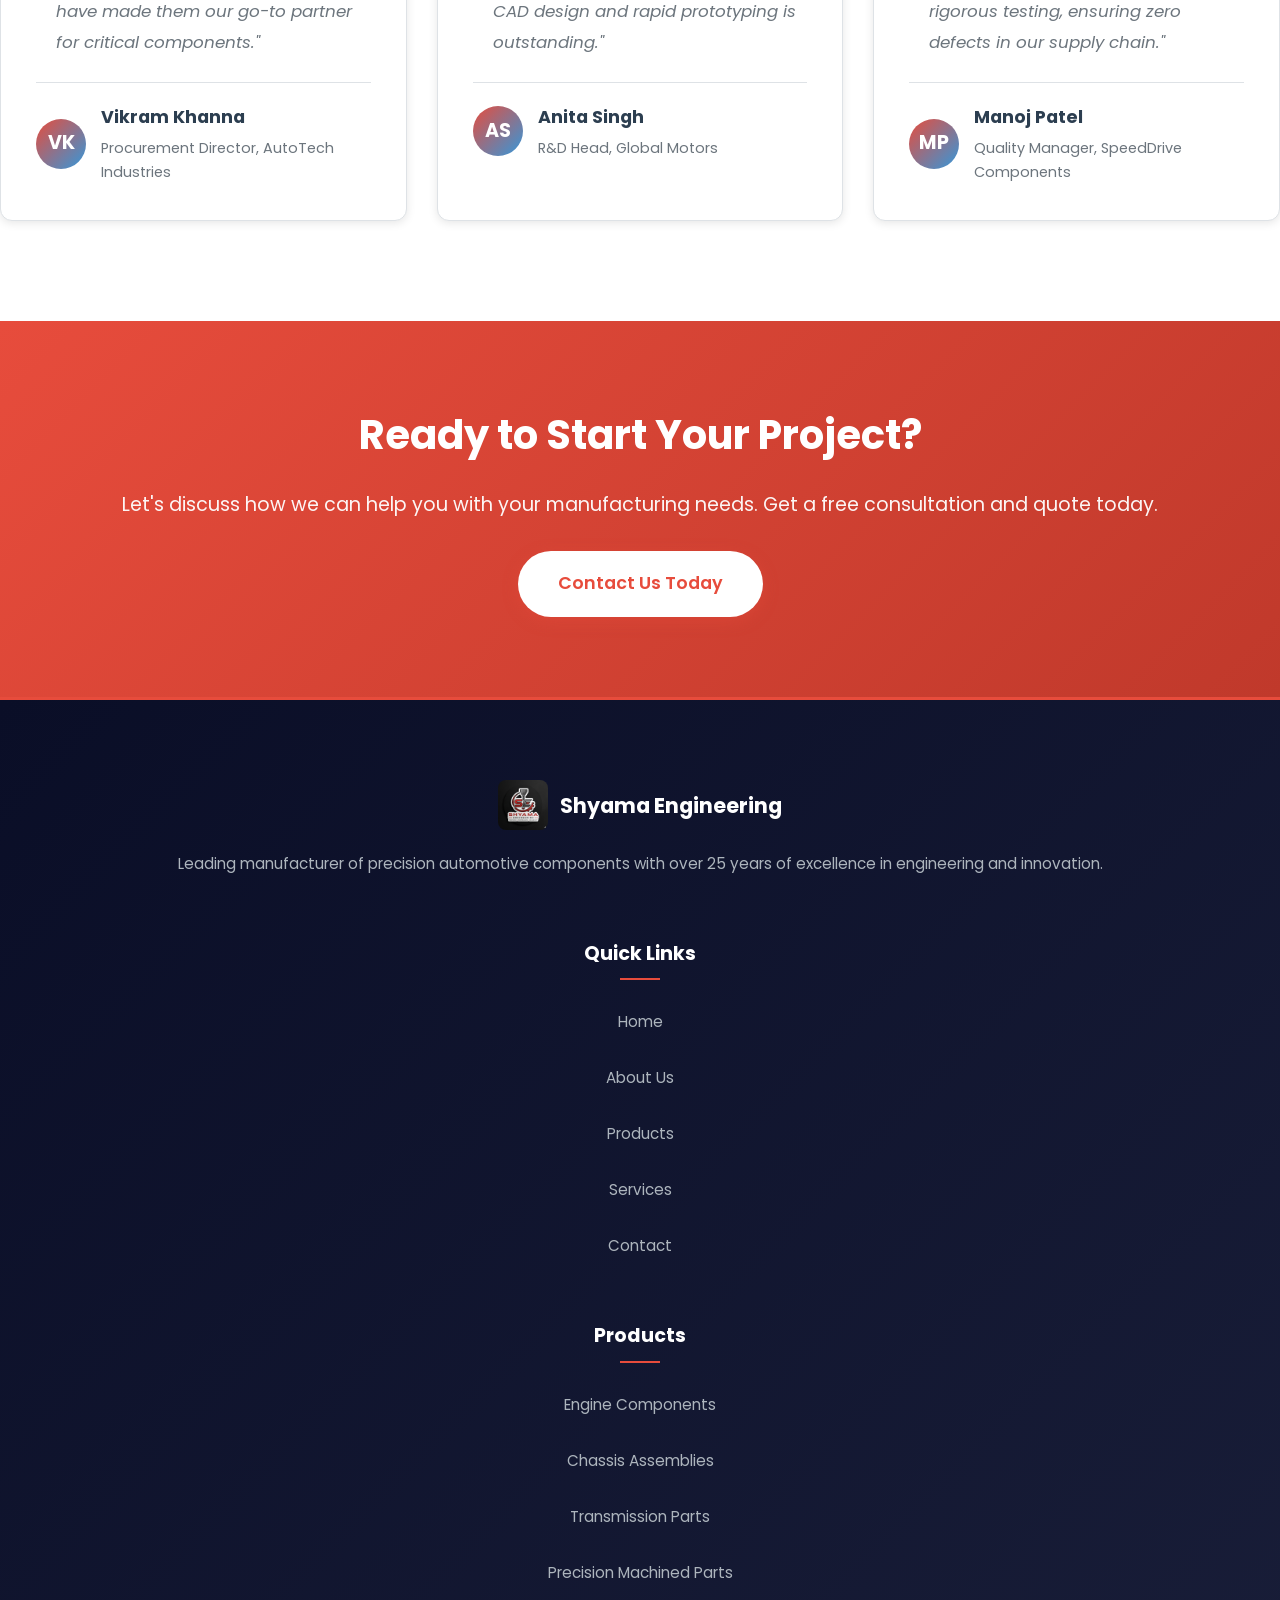
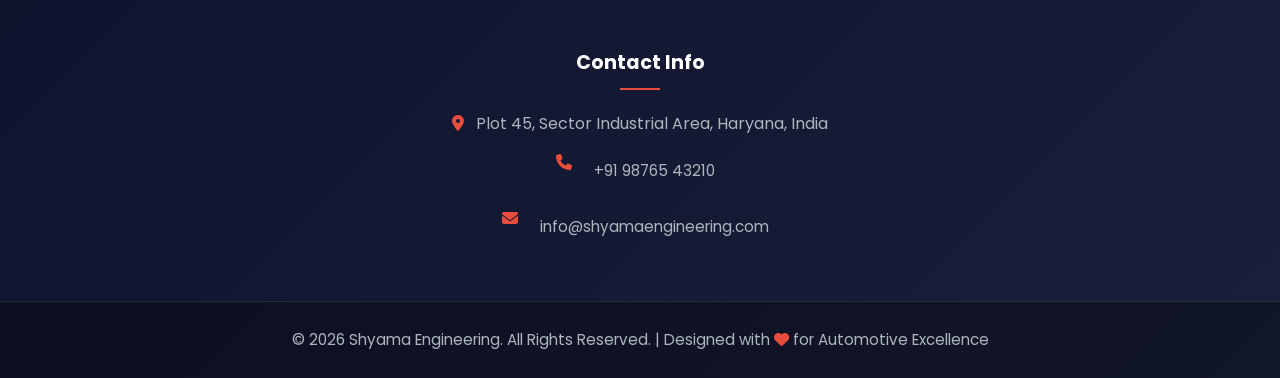
<file: services.html>
<!DOCTYPE html>
<html lang="en">
<head>
    <meta charset="UTF-8">
    <meta name="viewport" content="width=device-width, initial-scale=1.0">
    <meta name="description" content="Shyama Engineering offers comprehensive engineering services including CNC machining, prototyping, CAD design, stress testing, precision grinding, and quality assurance for automotive components.">
    <meta name="keywords" content="CNC machining, prototyping, CAD design, stress testing, precision grinding, quality assurance, automotive engineering services, manufacturing services">
    <meta name="author" content="Shyama Engineering">
    <meta property="og:title" content="Services | Shyama Engineering | Engineering Solutions">
    <meta property="og:description" content="Comprehensive manufacturing and engineering solutions tailored to your automotive needs.">
    <meta property="og:type" content="website">
    <meta property="og:url" content="https://www.shyamaengineering.com/services.html">
    <meta property="og:image" content="logo3.png">
    <title>Services | Shyama Engineering | Automotive & Precision Parts</title>
    <link rel="stylesheet" href="shyama.css">
    <link rel="stylesheet" href="https://cdnjs.cloudflare.com/ajax/libs/font-awesome/6.4.0/css/all.min.css">
    <link rel="preconnect" href="https://fonts.googleapis.com">
    <link rel="preconnect" href="https://fonts.gstatic.com" crossorigin>
    <link href="https://fonts.googleapis.com/css2?family=Poppins:wght@300;400;500;600;700&display=swap" rel="stylesheet">
</head>
<body>
    <!-- Header & Navigation -->
    <header class="navbar">
        <div class="logo">
            <a href="index.html" class="logo-link">
                <img src="logo3.png" alt="Shyama Engineering Logo" class="nav-logo">
                <h2>Shyama Engineering</h2>
            </a>
        </div>
        <nav>
            <ul class="nav-links">
                <li><a href="index.html">Home</a></li>
                <li><a href="about.html">About Us</a></li>
                <li><a href="products.html">Products</a></li>
                <li><a href="services.html" class="active">Services</a></li>
                <li><a href="contact.html">Contact</a></li>
            </ul>
        </nav>
        <div class="nav-actions">
            <button class="theme-btn" id="theme-toggle" aria-label="Toggle dark mode">
                <i class="fas fa-moon"></i>
            </button>
            <div class="menu-toggle" id="mobile-menu">
                <span></span>
                <span></span>
                <span></span>
            </div>
        </div>
    </header>

    <!-- Services Hero Section -->
    <section class="hero" style="height: 60vh; min-height: 500px;">
        <div class="hero-overlay"></div>
        <div class="hero-content">
            <h1>Engineering Services</h1>
            <p>Comprehensive manufacturing and engineering solutions tailored to your needs. From concept to delivery, we deliver excellence at every step.</p>
            <div class="hero-buttons">
                <a href="#services" class="btn-primary">Our Services</a>
                <a href="contact.html" class="btn-secondary">Get Consultation</a>
            </div>
        </div>
    </section>

    <!-- Services Section -->
    <section id="services" class="services section-padding">
        <div class="container">
            <h2 class="section-title">Our Engineering Services</h2>
            <p class="section-desc">End-to-end manufacturing solutions designed to meet the highest industry standards</p>
            <div class="services-grid">
                <div class="service-box">
                    <i class="fas fa-cogs"></i>
                    <h3>Custom CNC Machining</h3>
                    <p>Advanced milling and turning services handling complex multi-axis geometric specifications. Our state-of-the-art CNC machines ensure precision manufacturing with tolerances as tight as ±0.001mm. We work with various materials including steel, aluminum, titanium, and exotic alloys.</p>
                </div>
                <div class="service-box">
                    <i class="fas fa-drafting-compass"></i>
                    <h3>Prototyping & CAD Design</h3>
                    <p>Rapid physical prototyping from digital 3D models to validate form, fit, and function. Our engineering team uses advanced CAD/CAM software to design and optimize components before production, reducing time-to-market and ensuring design perfection.</p>
                </div>
                <div class="service-box">
                    <i class="fas fa-shield-alt"></i>
                    <h3>Stress & Durability Testing</h3>
                    <p>In-house destructive and non-destructive testing to verify structural lifespan. We conduct comprehensive fatigue testing, tensile strength analysis, and quality inspections to ensure every component meets the highest safety and performance standards.</p>
                </div>
                <div class="service-box">
                    <i class="fas fa-tools"></i>
                    <h3>Precision Grinding</h3>
                    <p>Surface and cylindrical grinding services for achieving exceptional surface finishes and dimensional accuracy. Ideal for components requiring tight tolerances and smooth surface textures for optimal performance.</p>
                </div>
                <div class="service-box">
                    <i class="fas fa-wrench"></i>
                    <h3>Assembly & Integration</h3>
                    <p>Complete assembly services for complex automotive systems. Our skilled technicians ensure precise fitting and integration of components, delivering ready-to-install assemblies that meet exact specifications.</p>
                </div>
                <div class="service-box">
                    <i class="fas fa-clipboard-check"></i>
                    <h3>Quality Assurance</h3>
                    <p>Comprehensive quality control processes including CMM inspection, dimensional verification, and material certification. We maintain rigorous quality standards to deliver defect-free products consistently.</p>
                </div>
            </div>
        </div>
    </section>

    <!-- Process Section -->
    <section class="about section-padding bg-light">
        <div class="container">
            <h2 class="section-title">Our Process</h2>
            <p class="section-desc">How we deliver excellence in every project</p>
            <div class="about-grid">
                <div class="about-card">
                    <i class="fas fa-comments"></i>
                    <h3>1. Consultation</h3>
                    <p>We discuss your requirements, understand your specifications, and provide expert recommendations for optimal solutions.</p>
                </div>
                <div class="about-card">
                    <i class="fas fa-drafting-compass"></i>
                    <h3>2. Design & Planning</h3>
                    <p>Our engineers create detailed designs and manufacturing plans using advanced CAD software and engineering analysis tools.</p>
                </div>
                <div class="about-card">
                    <i class="fas fa-cogs"></i>
                    <h3>3. Manufacturing</h3>
                    <p>Precision manufacturing using state-of-the-art equipment and quality materials, with continuous monitoring at every stage.</p>
                </div>
                <div class="about-card">
                    <i class="fas fa-microscope"></i>
                    <h3>4. Quality Testing</h3>
                    <p>Rigorous quality inspections and testing to ensure every component meets specifications and quality standards.</p>
                </div>
                <div class="about-card">
                    <i class="fas fa-shipping-fast"></i>
                    <h3>5. Delivery</h3>
                    <p>Timely delivery with proper packaging and documentation, ensuring your components arrive in perfect condition.</p>
                </div>
                <div class="about-card">
                    <i class="fas fa-headset"></i>
                    <h3>6. Support</h3>
                    <p>Ongoing technical support and after-sales service to ensure complete customer satisfaction.</p>
                </div>
            </div>
        </div>
    </section>

    <!-- Capabilities Section -->
    <section class="services section-padding">
        <div class="container">
            <h2 class="section-title">Our Capabilities</h2>
            <p class="section-desc">Technical expertise that sets us apart</p>
            <div class="services-grid">
                <div class="service-box">
                    <i class="fas fa-ruler-combined"></i>
                    <h3>Precision Tolerances</h3>
                    <p>±0.001mm accuracy for critical components requiring exact specifications. Our advanced measurement systems ensure consistent precision across all production runs.</p>
                </div>
                <div class="service-box">
                    <i class="fas fa-weight-hanging"></i>
                    <h3>Material Expertise</h3>
                    <p>Steel, aluminum, titanium, brass, and specialized alloys for diverse applications. We work with a wide range of materials to meet your specific performance requirements.</p>
                </div>
                <div class="service-box">
                    <i class="fas fa-sync-alt"></i>
                    <h3>Quick Turnaround</h3>
                    <p>Rapid prototyping and production with flexible scheduling to meet your deadlines. Our efficient processes ensure fast delivery without compromising on quality.</p>
                </div>
            </div>
        </div>
    </section>

    <!-- Why Choose Us Section -->
    <section class="why-us section-padding bg-light">
        <div class="container">
            <h2 class="section-title">Why Choose Our Services?</h2>
            <div class="features-grid">
                <div class="feature-item">
                    <i class="fas fa-check-circle"></i>
                    <div>
                        <h4>Expert Team</h4>
                        <p>200+ experienced engineers and technicians</p>
                    </div>
                </div>
                <div class="feature-item">
                    <i class="fas fa-check-circle"></i>
                    <div>
                        <h4>Advanced Technology</h4>
                        <p>5-axis CNC machines and automated systems</p>
                    </div>
                </div>
                <div class="feature-item">
                    <i class="fas fa-check-circle"></i>
                    <div>
                        <h4>Quality Certified</h4>
                        <p>ISO 9001:2015 and IATF 16949 certified</p>
                    </div>
                </div>
                <div class="feature-item">
                    <i class="fas fa-check-circle"></i>
                    <div>
                        <h4>Cost Effective</h4>
                        <p>Competitive pricing with no quality compromise</p>
                    </div>
                </div>
            </div>
        </div>
    </section>

    <!-- Testimonials Section -->
    <section class="testimonials section-padding">
        <div class="container">
            <h2 class="section-title">What Our Clients Say</h2>
            <p class="section-desc">Trusted by leading automotive manufacturers worldwide</p>
            <div class="testimonials-grid">
                <div class="testimonial-card">
                    <div class="testimonial-content">
                        <i class="fas fa-quote-left"></i>
                        <p>"Shyama Engineering's CNC machining services are exceptional. Their precision and attention to detail have made them our go-to partner for critical components."</p>
                    </div>
                    <div class="testimonial-author">
                        <div class="author-avatar">VK</div>
                        <div class="author-info">
                            <h4>Vikram Khanna</h4>
                            <p>Procurement Director, AutoTech Industries</p>
                        </div>
                    </div>
                </div>
                <div class="testimonial-card">
                    <div class="testimonial-content">
                        <i class="fas fa-quote-left"></i>
                        <p>"Their prototyping service helped us reduce our product development cycle by 40%. The team's expertise in CAD design and rapid prototyping is outstanding."</p>
                    </div>
                    <div class="testimonial-author">
                        <div class="author-avatar">AS</div>
                        <div class="author-info">
                            <h4>Anita Singh</h4>
                            <p>R&D Head, Global Motors</p>
                        </div>
                    </div>
                </div>
                <div class="testimonial-card">
                    <div class="testimonial-content">
                        <i class="fas fa-quote-left"></i>
                        <p>"The quality assurance processes at Shyama Engineering are world-class. Every component undergoes rigorous testing, ensuring zero defects in our supply chain."</p>
                    </div>
                    <div class="testimonial-author">
                        <div class="author-avatar">MP</div>
                        <div class="author-info">
                            <h4>Manoj Patel</h4>
                            <p>Quality Manager, SpeedDrive Components</p>
                        </div>
                    </div>
                </div>
            </div>
        </div>
    </section>

    <!-- Certifications Section -->
    

    <!-- Call to Action -->
    <section class="cta-section">
        <div class="container">
            <div class="cta-content">
                <h2>Ready to Start Your Project?</h2>
                <p>Let's discuss how we can help you with your manufacturing needs. Get a free consultation and quote today.</p>
                <a href="contact.html" class="btn-primary">Contact Us Today</a>
            </div>
        </div>
    </section>

    <!-- Footer -->
    <footer class="footer">
        <div class="container">
            <div class="footer-grid">
                <div class="footer-col">
                    <div class="footer-logo">
                        <img src="logo3.png" alt="Shyama Engineering Logo">
                        <h3>Shyama Engineering</h3>
                    </div>
                    <p>Leading manufacturer of precision automotive components with over 25 years of excellence in engineering and innovation.</p>
                </div>
                <div class="footer-col">
                    <h4>Quick Links</h4>
                    <ul>
                        <li><a href="index.html">Home</a></li>
                        <li><a href="about.html">About Us</a></li>
                        <li><a href="products.html">Products</a></li>
                        <li><a href="services.html">Services</a></li>
                        <li><a href="contact.html">Contact</a></li>
                    </ul>
                </div>
                <div class="footer-col">
                    <h4>Products</h4>
                    <ul>
                        <li><a href="products.html">Engine Components</a></li>
                        <li><a href="products.html">Chassis Assemblies</a></li>
                        <li><a href="products.html">Transmission Parts</a></li>
                        <li><a href="products.html">Precision Machined Parts</a></li>
                    </ul>
                </div>
                <div class="footer-col">
                    <h4>Contact Info</h4>
                    <ul class="contact-info-list">
                        <li>
                            <i class="fas fa-map-marker-alt"></i>
                            <span>Plot 45, Sector Industrial Area, Haryana, India</span>
                        </li>
                        <li>
                            <i class="fas fa-phone"></i>
                            <a href="tel:+919876543210">+91 98765 43210</a>
                        </li>
                        <li>
                            <i class="fas fa-envelope"></i>
                            <a href="mailto:info@shyamaengineering.com">info@shyamaengineering.com</a>
                        </li>
                    </ul>
                </div>
            </div>
            <div class="footer-bottom">
                <p>&copy; 2026 Shyama Engineering. All Rights Reserved. | Designed with <i class="fas fa-heart"></i> for Automotive Excellence</p>
            </div>
        </div>
    </footer>

    <script src="shyama.js"></script>
    
    <!-- Schema.org structured data for better SEO -->
    <script type="application/ld+json">
    {
        "@context": "https://schema.org",
        "@type": "Service",
        "name": "Shyama Engineering Services",
        "description": "Comprehensive automotive engineering and manufacturing services",
        "url": "https://www.shyamaengineering.com/services.html",
        "provider": {
            "@type": "Organization",
            "name": "Shyama Engineering",
            "url": "https://www.shyamaengineering.com"
        },
        "serviceType": [
            "CNC Machining",
            "Prototyping",
            "CAD Design",
            "Stress Testing",
            "Precision Grinding",
            "Quality Assurance"
        ],
        "areaServed": {
            "@type": "Country",
            "name": "India"
        },
        "contactPoint": {
            "@type": "ContactPoint",
            "telephone": "+91-98765-43210",
            "contactType": "customer service"
        }
    }
    </script>
</body>
</html>
</file>
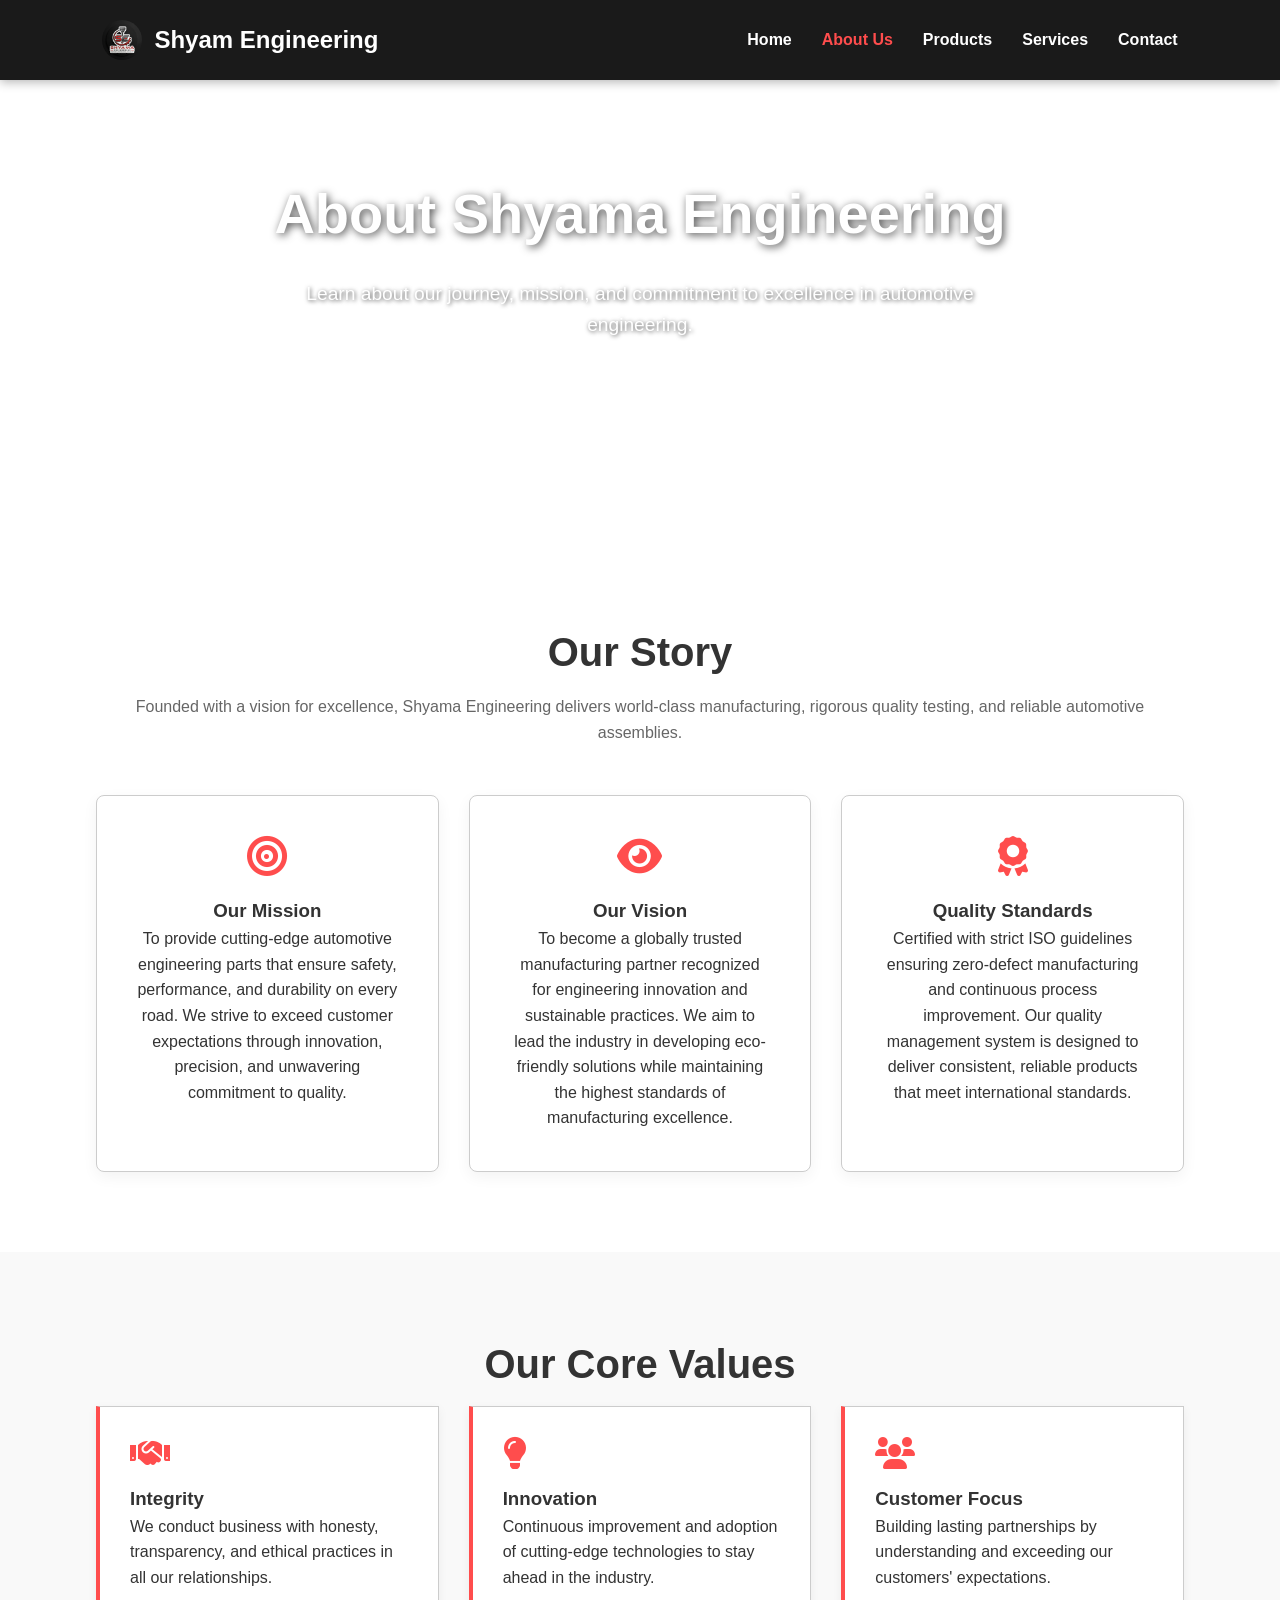
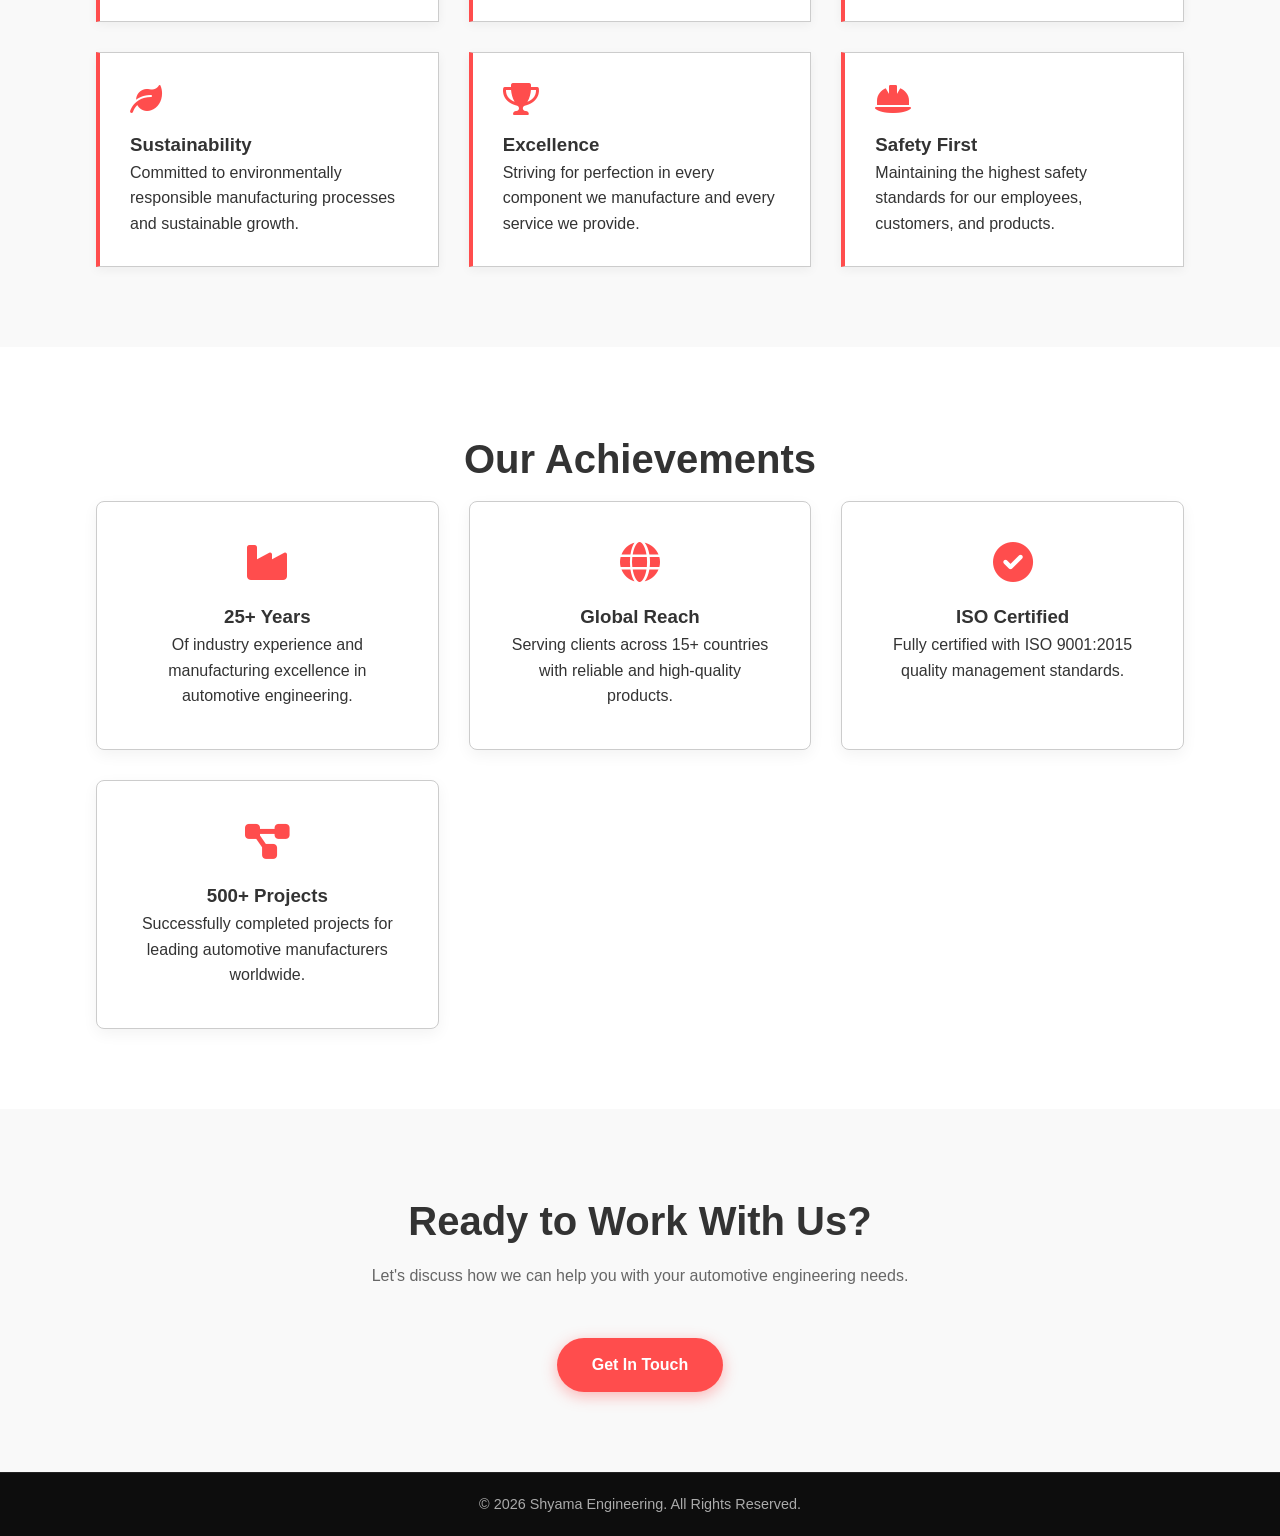
<file: company/about.html>
<!DOCTYPE html>
<html lang="en">
<head>
    <meta charset="UTF-8">
    <meta name="viewport" content="width=device-width, initial-scale=1.0">
    <title>About Us | Shyama Engineering</title>
    <link rel="stylesheet" href="shyama.css">
    <link rel="stylesheet" href="https://cdnjs.cloudflare.com/ajax/libs/font-awesome/6.0.0/css/all.min.css">
</head>
<body>
    <!-- Header & Navigation -->
    <header class="navbar">
        <div class="logo">
            <a href="shyama.html" class="logo-link">
                <img src="logo3.png" alt="Shyama Engineering Logo" class="nav-logo">
                <h2>Shyam Engineering</h2>
            </a>
        </div>
        <nav>
            <ul class="nav-links">
                <li><a href="shyama.html">Home</a></li>
                <li><a href="about.html" class="active">About Us</a></li>
                <li><a href="products.html">Products</a></li>
                <li><a href="services.html">Services</a></li>
                <li><a href="contact.html">Contact</a></li>
            </ul>
        </nav>
        <div class="menu-toggle" id="mobile-menu">
            <i class="fas fa-bars"></i>
        </div>
    </header>

    <!-- About Hero Section -->
    <section class="hero" style="height: 60vh;">
        <div class="hero-content">
            <h1>About Shyama Engineering</h1>
            <p>Learn about our journey, mission, and commitment to excellence in automotive engineering.</p>
        </div>
    </section>

    <!-- About Section -->
    <section id="about" class="about section-padding">
        <div class="container">
            <h2 class="section-title">Our Story</h2>
            <p class="section-desc">Founded with a vision for excellence, Shyama Engineering delivers world-class manufacturing, rigorous quality testing, and reliable automotive assemblies.</p>
            
            <div class="about-grid">
                <div class="about-card">
                    <i class="fas fa-bullseye"></i>
                    <h3>Our Mission</h3>
                    <p>To provide cutting-edge automotive engineering parts that ensure safety, performance, and durability on every road. We strive to exceed customer expectations through innovation, precision, and unwavering commitment to quality.</p>
                </div>
                <div class="about-card">
                    <i class="fas fa-eye"></i>
                    <h3>Our Vision</h3>
                    <p>To become a globally trusted manufacturing partner recognized for engineering innovation and sustainable practices. We aim to lead the industry in developing eco-friendly solutions while maintaining the highest standards of manufacturing excellence.</p>
                </div>
                <div class="about-card">
                    <i class="fas fa-award"></i>
                    <h3>Quality Standards</h3>
                    <p>Certified with strict ISO guidelines ensuring zero-defect manufacturing and continuous process improvement. Our quality management system is designed to deliver consistent, reliable products that meet international standards.</p>
                </div>
            </div>
        </div>
    </section>

    <!-- Company Values Section -->
    <section class="services section-padding bg-light">
        <div class="container">
            <h2 class="section-title">Our Core Values</h2>
            <div class="services-grid">
                <div class="service-box">
                    <i class="fas fa-handshake"></i>
                    <h3>Integrity</h3>
                    <p>We conduct business with honesty, transparency, and ethical practices in all our relationships.</p>
                </div>
                <div class="service-box">
                    <i class="fas fa-lightbulb"></i>
                    <h3>Innovation</h3>
                    <p>Continuous improvement and adoption of cutting-edge technologies to stay ahead in the industry.</p>
                </div>
                <div class="service-box">
                    <i class="fas fa-users"></i>
                    <h3>Customer Focus</h3>
                    <p>Building lasting partnerships by understanding and exceeding our customers' expectations.</p>
                </div>
                <div class="service-box">
                    <i class="fas fa-leaf"></i>
                    <h3>Sustainability</h3>
                    <p>Committed to environmentally responsible manufacturing processes and sustainable growth.</p>
                </div>
                <div class="service-box">
                    <i class="fas fa-trophy"></i>
                    <h3>Excellence</h3>
                    <p>Striving for perfection in every component we manufacture and every service we provide.</p>
                </div>
                <div class="service-box">
                    <i class="fas fa-hard-hat"></i>
                    <h3>Safety First</h3>
                    <p>Maintaining the highest safety standards for our employees, customers, and products.</p>
                </div>
            </div>
        </div>
    </section>

    <!-- Company Stats Section -->
    <section class="about section-padding">
        <div class="container">
            <h2 class="section-title">Our Achievements</h2>
            <div class="about-grid">
                <div class="about-card">
                    <i class="fas fa-industry"></i>
                    <h3>25+ Years</h3>
                    <p>Of industry experience and manufacturing excellence in automotive engineering.</p>
                </div>
                <div class="about-card">
                    <i class="fas fa-globe"></i>
                    <h3>Global Reach</h3>
                    <p>Serving clients across 15+ countries with reliable and high-quality products.</p>
                </div>
                <div class="about-card">
                    <i class="fas fa-check-circle"></i>
                    <h3>ISO Certified</h3>
                    <p>Fully certified with ISO 9001:2015 quality management standards.</p>
                </div>
                <div class="about-card">
                    <i class="fas fa-project-diagram"></i>
                    <h3>500+ Projects</h3>
                    <p>Successfully completed projects for leading automotive manufacturers worldwide.</p>
                </div>
            </div>
        </div>
    </section>

    <!-- Call to Action -->
    <section class="contact section-padding bg-light">
        <div class="container">
            <h2 class="section-title">Ready to Work With Us?</h2>
            <p class="section-desc">Let's discuss how we can help you with your automotive engineering needs.</p>
            <div style="text-align: center; margin-top: 30px;">
                <a href="contact.html" class="btn-primary">Get In Touch</a>
            </div>
        </div>
    </section>

    <!-- Footer -->
    <footer>
        <p>&copy; 2026 Shyama Engineering. All Rights Reserved.</p>
    </footer>

    <script src="shyama.js"></script>
</body>
</html>
</file>
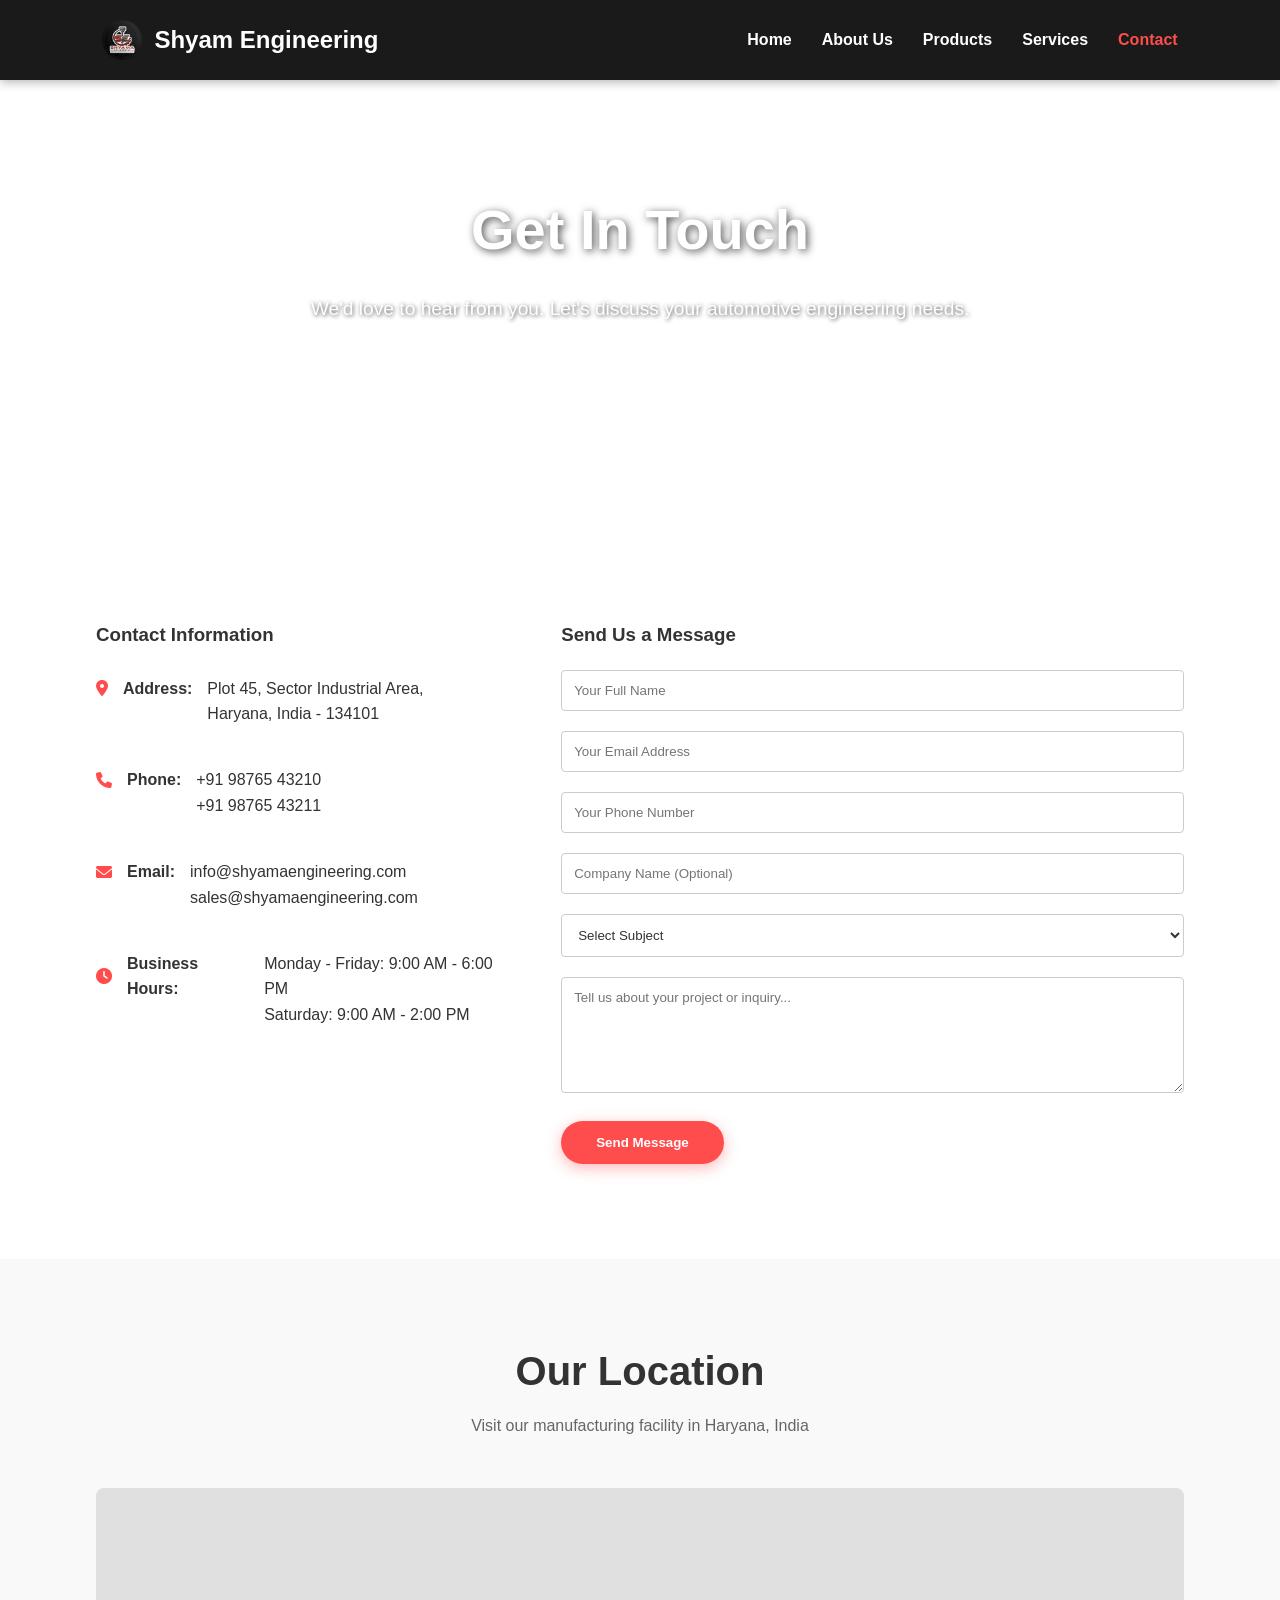
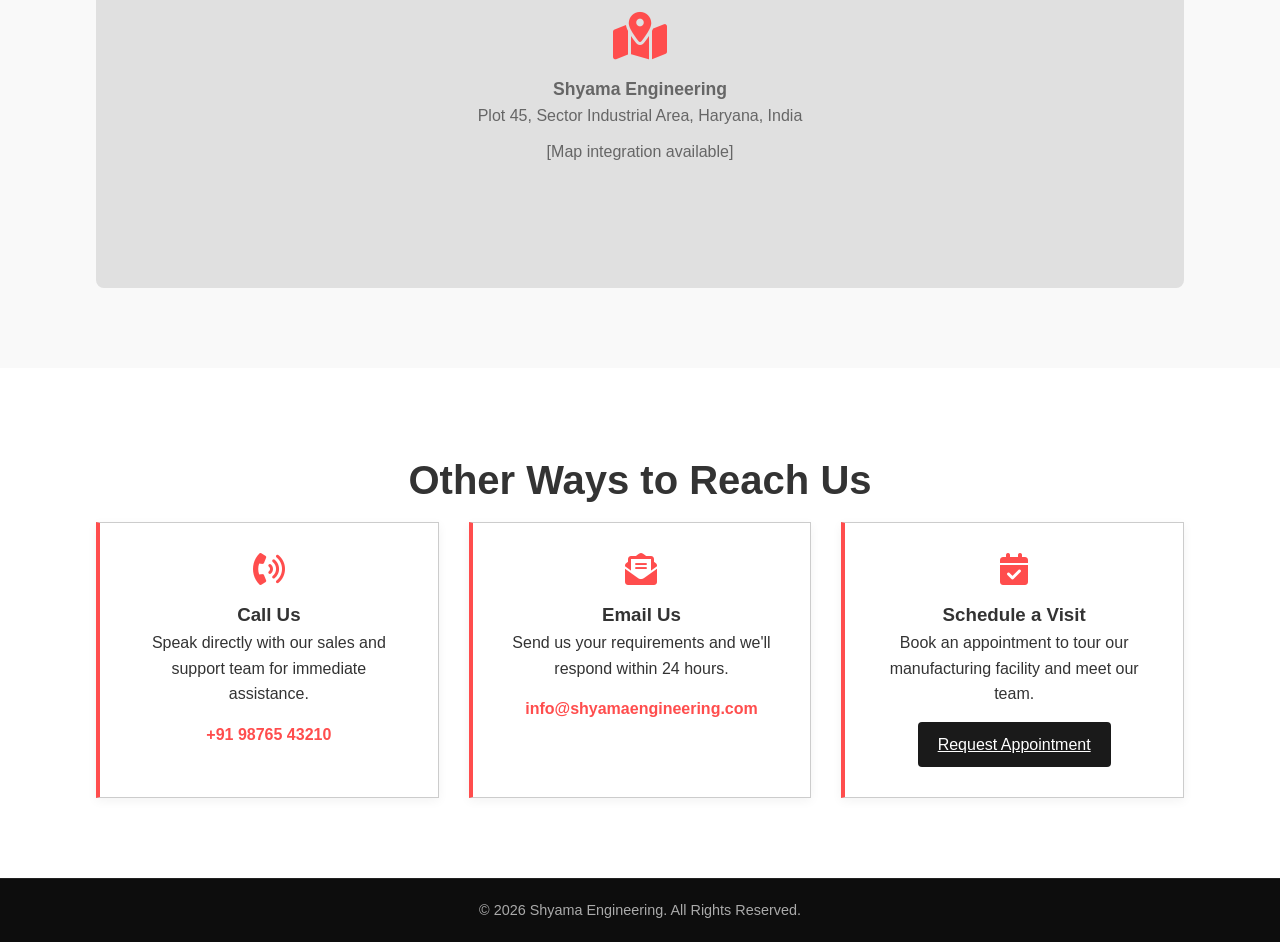
<file: company/contact.html>
<!DOCTYPE html>
<html lang="en">
<head>
    <meta charset="UTF-8">
    <meta name="viewport" content="width=device-width, initial-scale=1.0">
    <title>Contact Us | Shyama Engineering</title>
    <link rel="stylesheet" href="shyama.css">
    <link rel="stylesheet" href="https://cdnjs.cloudflare.com/ajax/libs/font-awesome/6.0.0/css/all.min.css">
</head>
<body>
    <!-- Header & Navigation -->
    <header class="navbar">
        <div class="logo">
            <a href="index.html" class="logo-link">
                <img src="logo3.png" alt="Shyama Engineering Logo" class="nav-logo">
                <h2>Shyam Engineering</h2>
            </a>
        </div>
        <nav>
            <ul class="nav-links">
                <li><a href="index.html">Home</a></li>
                <li><a href="about.html">About Us</a></li>
                <li><a href="products.html">Products</a></li>
                <li><a href="services.html">Services</a></li>
                <li><a href="contact.html" class="active">Contact</a></li>
            </ul>
        </nav>
        <div class="menu-toggle" id="mobile-menu">
            <i class="fas fa-bars"></i>
        </div>
    </header>

    <!-- Contact Hero Section -->
    <section class="hero" style="height: 60vh;">
        <div class="hero-content">
            <h1>Get In Touch</h1>
            <p>We'd love to hear from you. Let's discuss your automotive engineering needs.</p>
        </div>
    </section>

    <!-- Contact Section -->
    <section id="contact" class="contact section-padding">
        <div class="container">
            <div class="contact-wrapper">
                <div class="contact-info">
                    <h3>Contact Information</h3>
                    <p><i class="fas fa-map-marker-alt"></i> <strong>Address:</strong><br>Plot 45, Sector Industrial Area,<br>Haryana, India - 134101</p>
                    <p><i class="fas fa-phone"></i> <strong>Phone:</strong><br>+91 98765 43210<br>+91 98765 43211</p>
                    <p><i class="fas fa-envelope"></i> <strong>Email:</strong><br>info@shyamaengineering.com<br>sales@shyamaengineering.com</p>
                    <p><i class="fas fa-clock"></i> <strong>Business Hours:</strong><br>Monday - Friday: 9:00 AM - 6:00 PM<br>Saturday: 9:00 AM - 2:00 PM</p>
                </div>
                <form id="contactForm" class="contact-form" onsubmit="handleFormSubmit(event)">
                    <h3 style="margin-bottom: 20px;">Send Us a Message</h3>
                    <div class="form-group">
                        <input type="text" id="name" placeholder="Your Full Name" required>
                    </div>
                    <div class="form-group">
                        <input type="email" id="email" placeholder="Your Email Address" required>
                    </div>
                    <div class="form-group">
                        <input type="tel" id="phone" placeholder="Your Phone Number" required>
                    </div>
                    <div class="form-group">
                        <input type="text" id="company" placeholder="Company Name (Optional)">
                    </div>
                    <div class="form-group">
                        <select id="subject" style="width: 100%; padding: 12px; border: 1px solid var(--border-color); border-radius: 4px; background-color: var(--input-bg); color: var(--text-color);">
                            <option value="">Select Subject</option>
                            <option value="general">General Inquiry</option>
                            <option value="products">Product Inquiry</option>
                            <option value="services">Service Request</option>
                            <option value="quote">Request a Quote</option>
                            <option value="support">Technical Support</option>
                        </select>
                    </div>
                    <div class="form-group">
                        <textarea id="message" rows="6" placeholder="Tell us about your project or inquiry..." required></textarea>
                    </div>
                    <button type="submit" class="btn-primary">Send Message</button>
                    <p id="formStatus" class="form-status"></p>
                </form>
            </div>
        </div>
    </section>

    <!-- Map Section -->
    <section class="section-padding bg-light">
        <div class="container">
            <h2 class="section-title">Our Location</h2>
            <p class="section-desc">Visit our manufacturing facility in Haryana, India</p>
            <div style="width: 100%; height: 400px; background: #e0e0e0; border-radius: 8px; display: flex; align-items: center; justify-content: center; color: #666;">
                <div style="text-align: center;">
                    <i class="fas fa-map-marked-alt" style="font-size: 3rem; color: var(--primary-color); margin-bottom: 15px;"></i>
                    <p style="font-size: 1.1rem;"><strong>Shyama Engineering</strong></p>
                    <p>Plot 45, Sector Industrial Area, Haryana, India</p>
                    <p style="margin-top: 10px; color: var(--text-light);">[Map integration available]</p>
                </div>
            </div>
        </div>
    </section>

    <!-- Additional Contact Options -->
    <section class="contact section-padding">
        <div class="container">
            <h2 class="section-title">Other Ways to Reach Us</h2>
            <div class="services-grid">
                <div class="service-box" style="text-align: center;">
                    <i class="fas fa-phone-volume"></i>
                    <h3>Call Us</h3>
                    <p>Speak directly with our sales and support team for immediate assistance.</p>
                    <p style="margin-top: 15px; color: var(--primary-color); font-weight: bold;">+91 98765 43210</p>
                </div>
                <div class="service-box" style="text-align: center;">
                    <i class="fas fa-envelope-open-text"></i>
                    <h3>Email Us</h3>
                    <p>Send us your requirements and we'll respond within 24 hours.</p>
                    <p style="margin-top: 15px; color: var(--primary-color); font-weight: bold;">info@shyamaengineering.com</p>
                </div>
                <div class="service-box" style="text-align: center;">
                    <i class="fas fa-calendar-check"></i>
                    <h3>Schedule a Visit</h3>
                    <p>Book an appointment to tour our manufacturing facility and meet our team.</p>
                    <a href="contact.html" class="btn-secondary" style="margin-top: 15px; display: inline-block;">Request Appointment</a>
                </div>
            </div>
        </div>
    </section>

    <!-- Footer -->
    <footer>
        <p>&copy; 2026 Shyama Engineering. All Rights Reserved.</p>
    </footer>

    <script src="shyama.js"></script>
</body>
</html>
</file>
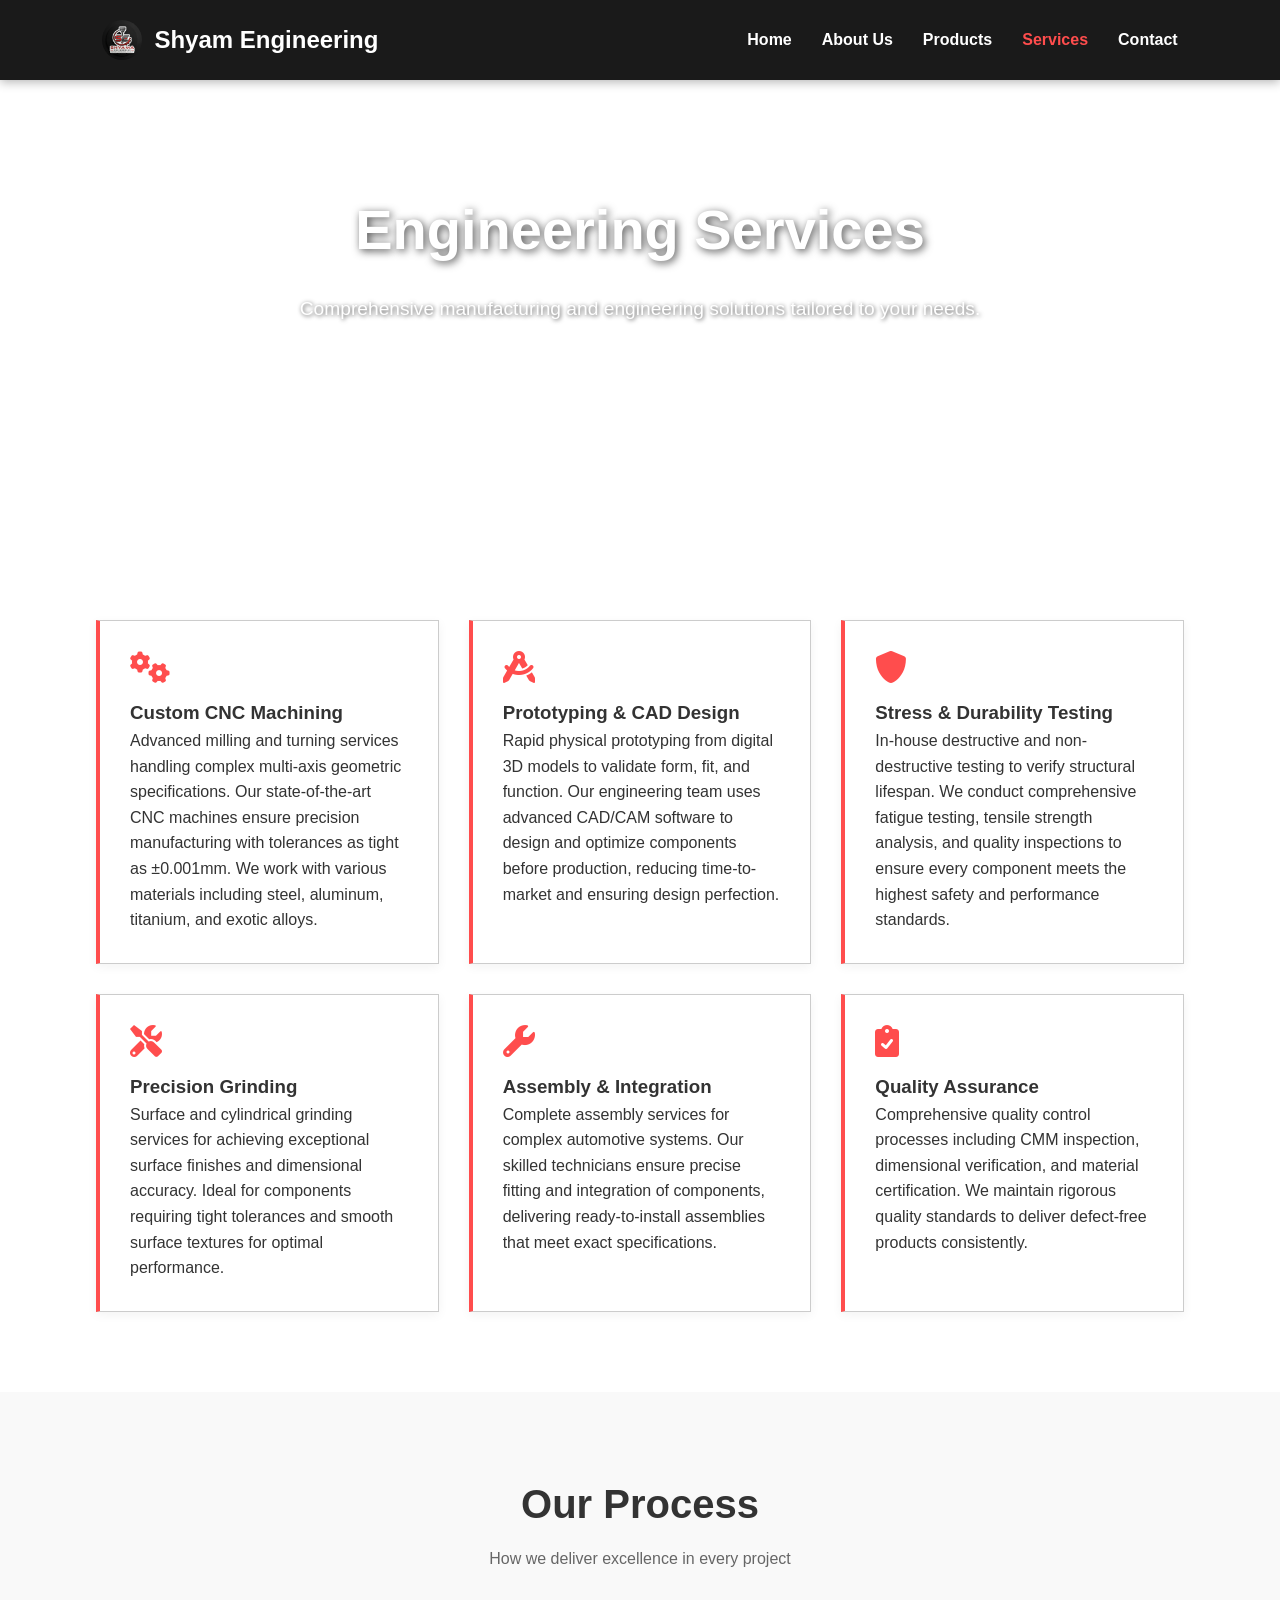
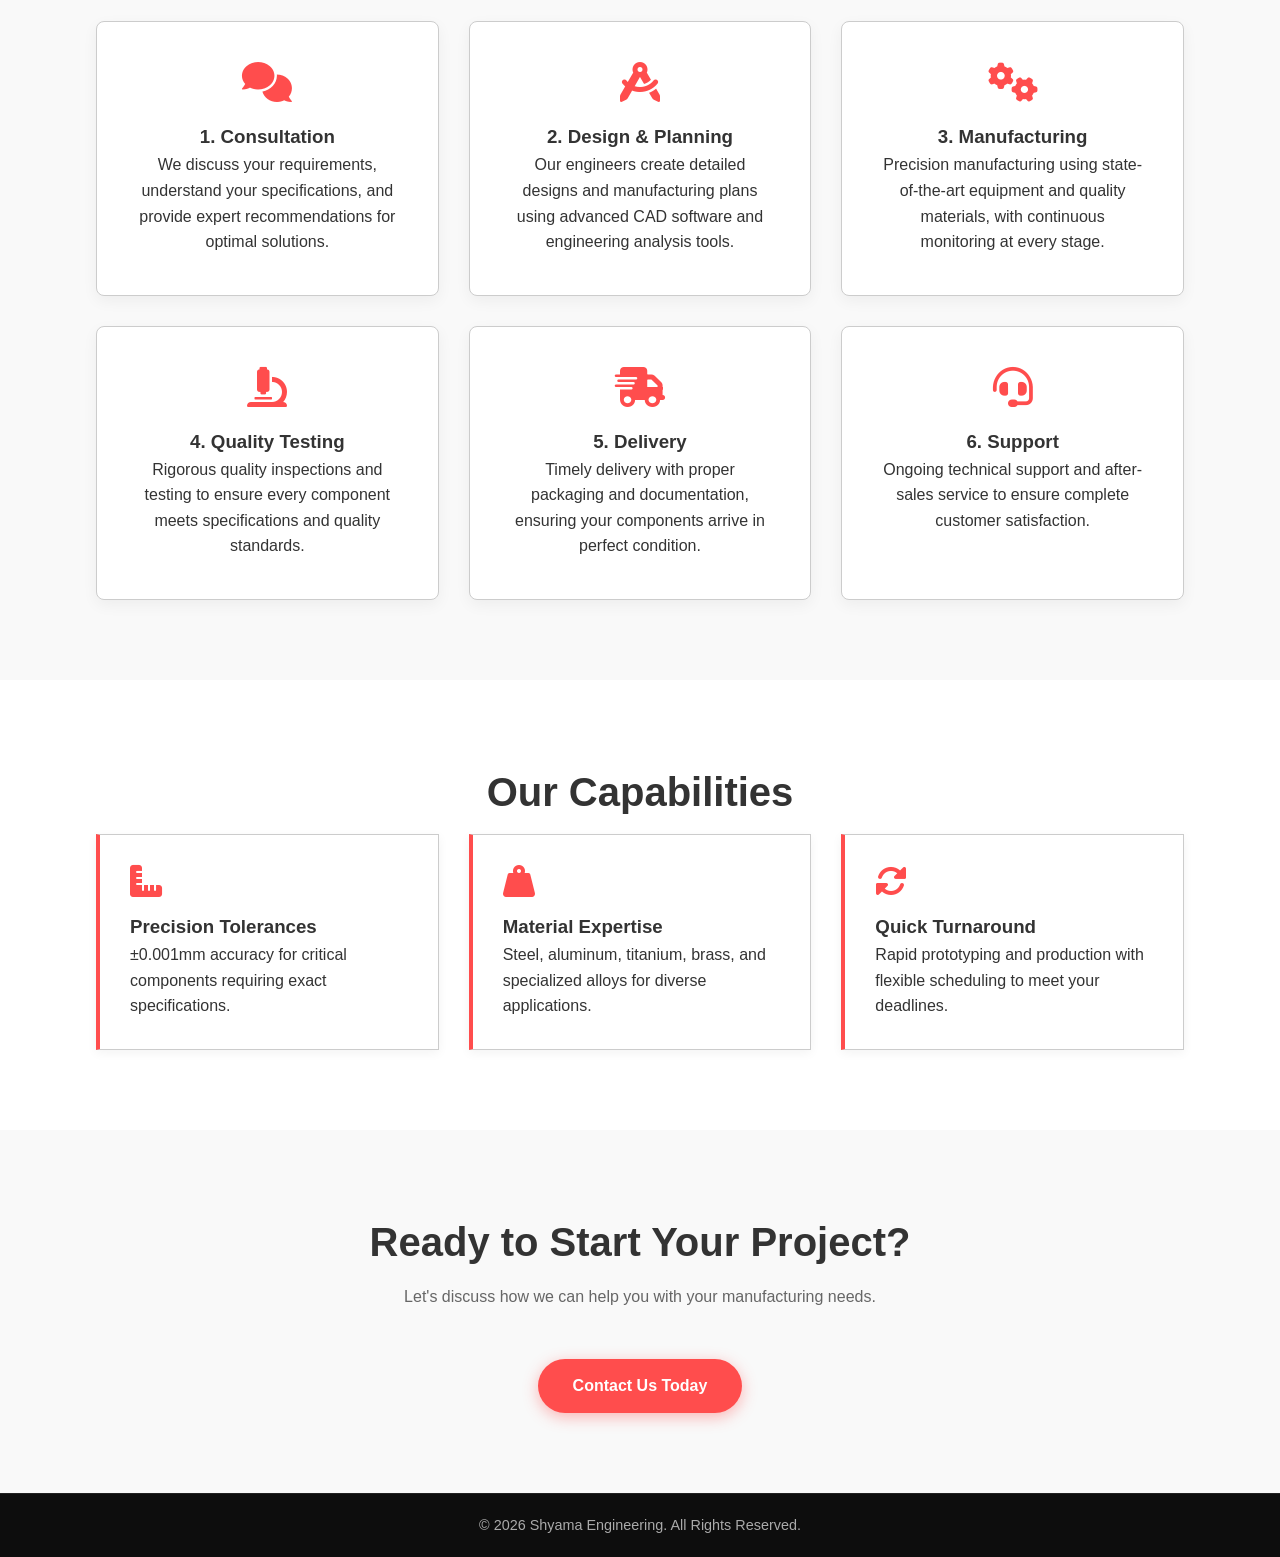
<file: company/services.html>
<!DOCTYPE html>
<html lang="en">
<head>
    <meta charset="UTF-8">
    <meta name="viewport" content="width=device-width, initial-scale=1.0">
    <title>Services | Shyama Engineering</title>
    <link rel="stylesheet" href="shyama.css">
    <link rel="stylesheet" href="https://cdnjs.cloudflare.com/ajax/libs/font-awesome/6.0.0/css/all.min.css">
</head>
<body>
    <!-- Header & Navigation -->
    <header class="navbar">
        <div class="logo">
            <a href="index.html" class="logo-link">
                <img src="logo3.png" alt="Shyama Engineering Logo" class="nav-logo">
                <h2>Shyam Engineering</h2>
            </a>
        </div>
        <nav>
            <ul class="nav-links">
                <li><a href="index.html">Home</a></li>
                <li><a href="about.html">About Us</a></li>
                <li><a href="products.html">Products</a></li>
                <li><a href="services.html" class="active">Services</a></li>
                <li><a href="contact.html">Contact</a></li>
            </ul>
        </nav>
        <div class="menu-toggle" id="mobile-menu">
            <i class="fas fa-bars"></i>
        </div>
    </header>

    <!-- Services Hero Section -->
    <section class="hero" style="height: 60vh;">
        <div class="hero-content">
            <h1>Engineering Services</h1>
            <p>Comprehensive manufacturing and engineering solutions tailored to your needs.</p>
        </div>
    </section>

    <!-- Services Section -->
    <section id="services" class="services section-padding">
        <div class="container">
            <div class="services-grid">
                <div class="service-box">
                    <i class="fas fa-cogs"></i>
                    <h3>Custom CNC Machining</h3>
                    <p>Advanced milling and turning services handling complex multi-axis geometric specifications. Our state-of-the-art CNC machines ensure precision manufacturing with tolerances as tight as ±0.001mm. We work with various materials including steel, aluminum, titanium, and exotic alloys.</p>
                </div>
                <div class="service-box">
                    <i class="fas fa-drafting-compass"></i>
                    <h3>Prototyping & CAD Design</h3>
                    <p>Rapid physical prototyping from digital 3D models to validate form, fit, and function. Our engineering team uses advanced CAD/CAM software to design and optimize components before production, reducing time-to-market and ensuring design perfection.</p>
                </div>
                <div class="service-box">
                    <i class="fas fa-shield-alt"></i>
                    <h3>Stress & Durability Testing</h3>
                    <p>In-house destructive and non-destructive testing to verify structural lifespan. We conduct comprehensive fatigue testing, tensile strength analysis, and quality inspections to ensure every component meets the highest safety and performance standards.</p>
                </div>
                <div class="service-box">
                    <i class="fas fa-tools"></i>
                    <h3>Precision Grinding</h3>
                    <p>Surface and cylindrical grinding services for achieving exceptional surface finishes and dimensional accuracy. Ideal for components requiring tight tolerances and smooth surface textures for optimal performance.</p>
                </div>
                <div class="service-box">
                    <i class="fas fa-wrench"></i>
                    <h3>Assembly & Integration</h3>
                    <p>Complete assembly services for complex automotive systems. Our skilled technicians ensure precise fitting and integration of components, delivering ready-to-install assemblies that meet exact specifications.</p>
                </div>
                <div class="service-box">
                    <i class="fas fa-clipboard-check"></i>
                    <h3>Quality Assurance</h3>
                    <p>Comprehensive quality control processes including CMM inspection, dimensional verification, and material certification. We maintain rigorous quality standards to deliver defect-free products consistently.</p>
                </div>
            </div>
        </div>
    </section>

    <!-- Process Section -->
    <section class="about section-padding bg-light">
        <div class="container">
            <h2 class="section-title">Our Process</h2>
            <p class="section-desc">How we deliver excellence in every project</p>
            <div class="about-grid">
                <div class="about-card">
                    <i class="fas fa-comments"></i>
                    <h3>1. Consultation</h3>
                    <p>We discuss your requirements, understand your specifications, and provide expert recommendations for optimal solutions.</p>
                </div>
                <div class="about-card">
                    <i class="fas fa-drafting-compass"></i>
                    <h3>2. Design & Planning</h3>
                    <p>Our engineers create detailed designs and manufacturing plans using advanced CAD software and engineering analysis tools.</p>
                </div>
                <div class="about-card">
                    <i class="fas fa-cogs"></i>
                    <h3>3. Manufacturing</h3>
                    <p>Precision manufacturing using state-of-the-art equipment and quality materials, with continuous monitoring at every stage.</p>
                </div>
                <div class="about-card">
                    <i class="fas fa-microscope"></i>
                    <h3>4. Quality Testing</h3>
                    <p>Rigorous quality inspections and testing to ensure every component meets specifications and quality standards.</p>
                </div>
                <div class="about-card">
                    <i class="fas fa-shipping-fast"></i>
                    <h3>5. Delivery</h3>
                    <p>Timely delivery with proper packaging and documentation, ensuring your components arrive in perfect condition.</p>
                </div>
                <div class="about-card">
                    <i class="fas fa-headset"></i>
                    <h3>6. Support</h3>
                    <p>Ongoing technical support and after-sales service to ensure complete customer satisfaction.</p>
                </div>
            </div>
        </div>
    </section>

    <!-- Capabilities Section -->
    <section class="services section-padding">
        <div class="container">
            <h2 class="section-title">Our Capabilities</h2>
            <div class="services-grid">
                <div class="service-box">
                    <i class="fas fa-ruler-combined"></i>
                    <h3>Precision Tolerances</h3>
                    <p>±0.001mm accuracy for critical components requiring exact specifications.</p>
                </div>
                <div class="service-box">
                    <i class="fas fa-weight-hanging"></i>
                    <h3>Material Expertise</h3>
                    <p>Steel, aluminum, titanium, brass, and specialized alloys for diverse applications.</p>
                </div>
                <div class="service-box">
                    <i class="fas fa-sync-alt"></i>
                    <h3>Quick Turnaround</h3>
                    <p>Rapid prototyping and production with flexible scheduling to meet your deadlines.</p>
                </div>
            </div>
        </div>
    </section>

    <!-- Call to Action -->
    <section class="contact section-padding bg-light">
        <div class="container">
            <h2 class="section-title">Ready to Start Your Project?</h2>
            <p class="section-desc">Let's discuss how we can help you with your manufacturing needs.</p>
            <div style="text-align: center; margin-top: 30px;">
                <a href="contact.html" class="btn-primary">Contact Us Today</a>
            </div>
        </div>
    </section>

    <!-- Footer -->
    <footer>
        <p>&copy; 2026 Shyama Engineering. All Rights Reserved.</p>
    </footer>

    <script src="shyama.js"></script>
</body>
</html>
</file>
<file: shyama.css>
/* --- Core Variables & Reset --- */
:root {
    --bg-color: #ffffff;
    --bg-light: #f8f9fa;
    --text-color: #2c3e50;
    --text-light: #6c757d;
    --navbar-bg: #0a0e27;
    --card-bg: #ffffff;
    --primary-color: #e74c3c;
    --primary-hover: #c0392b;
    --secondary-btn: #0a0e27;
    --secondary-btn-hover: #1a1f3a;
    --border-color: #dee2e6;
    --input-bg: #ffffff;
    --accent-color: #3498db;
    --shadow: 0 2px 10px rgba(0,0,0,0.1);
    --shadow-hover: 0 5px 20px rgba(0,0,0,0.15);
    
    /* Responsive spacing variables */
    --section-padding-mobile: 60px 0;
    --section-padding-tablet: 80px 0;
    --section-padding-desktop: 100px 0;
    --container-padding-mobile: 20px;
    --container-padding-tablet: 40px;
}

/* --- Dark Theme Variables --- */
[data-theme="dark"] {
    --bg-color: #0f1419;
    --bg-light: #1a1f2e;
    --text-color: #e9ecef;
    --text-light: #adb5bd;
    --navbar-bg: #05070a;
    --card-bg: #1a1f2e;
    --secondary-btn: #e74c3c;
    --secondary-btn-hover: #c0392b;
    --border-color: #2d3748;
    --input-bg: #2d3748;
}

* { 
    margin: 0; 
    padding: 0; 
    box-sizing: border-box; 
    font-family: 'Poppins', 'Segoe UI', Tahoma, Geneva, Verdana, sans-serif; 
    scroll-behavior: smooth; 
    transition: background-color 0.3s ease, color 0.3s ease, border-color 0.3s ease;
}

body { 
    background-color: var(--bg-color); 
    color: var(--text-color); 
    line-height: 1.7; 
    overflow-x: hidden;
    -webkit-font-smoothing: antialiased;
    -moz-osx-font-smoothing: grayscale;
}

.bg-light { background-color: var(--bg-light); }
.section-padding { padding: var(--section-padding-mobile); }
.container { 
    width: 100%; 
    max-width: 1200px; 
    margin: 0 auto; 
    padding: 0 var(--container-padding-mobile);
}
.section-title { 
    text-align: center; 
    font-size: clamp(1.8rem, 5vw, 2.8rem); 
    margin-bottom: 15px; 
    font-weight: 700; 
    color: var(--text-color); 
    position: relative; 
    padding-bottom: 20px;
}
.section-title::after { 
    content: ''; 
    position: absolute; 
    bottom: 0; 
    left: 50%; 
    transform: translateX(-50%); 
    width: 80px; 
    height: 4px; 
    background: var(--primary-color); 
}
.section-desc { 
    text-align: center; 
    color: var(--text-light); 
    margin-bottom: 40px; 
    font-size: clamp(0.95rem, 2.5vw, 1.1rem); 
    max-width: 700px; 
    margin-left: auto; 
    margin-right: auto; 
    padding: 0 var(--container-padding-mobile);
}

/* --- Logo & Navigation --- */
.logo-link {
    display: flex;
    align-items: center;
    gap: clamp(8px, 2vw, 12px);
    text-decoration: none;
    color: #fff;
    font-weight: 700;
    font-size: clamp(1rem, 3vw, 1.3rem);
}

.nav-logo {
    height: clamp(35px, 6vw, 45px);
    width: auto;
    border-radius: 8px;
}

.navbar { 
    position: fixed; 
    top: 0; 
    left: 0; 
    width: 100%; 
    display: flex; 
    justify-content: space-between; 
    align-items: center; 
    padding: 10px 5%; 
    background: var(--navbar-bg); 
    color: #fff; 
    z-index: 1000; 
    box-shadow: 0 2px 20px rgba(0,0,0,0.3);
    transition: all 0.3s ease;
    min-height: 56px;
    height: 10px;
}

.navbar.scrolled {
    padding: 8px 5%;
    background: rgba(10, 14, 39, 0.95);
    backdrop-filter: blur(10px);
    min-height: 52px;
}

.nav-links { 
    list-style: none; 
    display: flex; 
    gap: clamp(15px, 3vw, 35px); 
    align-items: center; 
}

.nav-links a { 
    color: #fff; 
    text-decoration: none; 
    font-weight: 500; 
    transition: all 0.3s; 
    position: relative;
    padding: 5px 0;
    font-size: clamp(0.9rem, 2vw, 1rem);
    white-space: nowrap;
}

.nav-links a::after {
    content: '';
    position: absolute;
    bottom: 0;
    left: 0;
    width: 0;
    height: 2px;
    background: var(--primary-color);
    transition: width 0.3s ease;
}

.nav-links a:hover::after,
.nav-links a.active::after {
    width: 100%;
}

.nav-links a:hover, 
.nav-links a.active { 
    color: var(--primary-color); 
}

.nav-actions { 
    display: flex; 
    align-items: center; 
    gap: clamp(10px, 2vw, 20px); 
}

/* Theme Button */
.theme-btn { 
    background: none; 
    border: none; 
    color: #fff; 
    font-size: clamp(1.1rem, 3vw, 1.3rem); 
    cursor: pointer; 
    padding: clamp(6px, 1.5vw, 8px);
    border-radius: 50%;
    transition: all 0.3s ease;
    min-width: 40px;
    min-height: 40px;
    display: flex;
    align-items: center;
    justify-content: center;
}

.theme-btn:hover { 
    transform: scale(1.1) rotate(15deg); 
    color: var(--primary-color);
    background: rgba(255,255,255,0.1);
}

.menu-toggle { 
    display: none; 
    font-size: 1.5rem; 
    cursor: pointer; 
    color: #fff;
    background: none;
    border: none;
    padding: 5px;
    min-width: 44px;
    min-height: 44px;
    flex-direction: column;
    justify-content: center;
    align-items: center;
    gap: 5px;
}

.menu-toggle span {
    display: block;
    width: clamp(22px, 5vw, 25px);
    height: 3px;
    background: #fff;
    margin: 5px 0;
    transition: all 0.3s ease;
    border-radius: 2px;
}

.menu-toggle.active span:nth-child(1) {
    transform: rotate(45deg) translate(8px, 8px);
}

.menu-toggle.active span:nth-child(2) {
    opacity: 0;
}

.menu-toggle.active span:nth-child(3) {
    transform: rotate(-45deg) translate(7px, -7px);
}

/* --- Hero Section --- */
.hero { 
    height: 100vh; 
    min-height: 600px;
    max-height: 900px;
    background: linear-gradient(135deg, rgba(10, 14, 39, 0.85), rgba(231, 76, 60, 0.7)), url('https://images.unsplash.com/photo-1580273916550-e323be2ae537?w=1920') center/cover no-repeat; 
    display: flex; 
    align-items: center; 
    justify-content: center; 
    text-align: center; 
    color: #fff; 
    padding: 100px 20px 80px;
    position: relative;
    overflow: hidden;
}

/* Hero section bottom spacing for mobile */
@media(max-width: 768px) {
    .hero {
        padding: 100px 20px 120px;
        min-height: 100vh;
        min-height: 100dvh; /* Dynamic viewport height for mobile browsers */
        display: flex;
        flex-direction: column;
        justify-content: center;
    }
    
    .hero-content {
        flex: 0 0 auto;
        margin-bottom: 20px;
    }
    
    .hero-stats {
        position: relative;
        flex: 0 0 auto;
        margin-top: auto;
        margin-bottom: 0;
    }
}

@media(max-width: 480px) {
    .hero {
        padding: 80px 15px 100px;
        min-height: 100vh;
        min-height: 100dvh;
    }
    
    .hero-content h1 {
        font-size: 1.8rem;
    }
    
    .hero-content p {
        font-size: 0.95rem;
        margin-bottom: 20px;
    }
    
    .hero-buttons {
        gap: 10px;
    }
    
    .btn-primary,
    .btn-secondary {
        width: 100%;
        max-width: 280px;
    }
}

.hero::before {
    content: '';
    position: absolute;
    top: 0;
    left: 0;
    right: 0;
    bottom: 0;
    background: url('data:image/svg+xml,<svg xmlns="http://www.w3.org/2000/svg" viewBox="0 0 100 100"><circle cx="50" cy="50" r="1" fill="rgba(255,255,255,0.1)"/></svg>');
    background-size: 50px 50px;
    opacity: 0.3;
}

.hero-overlay {
    position: absolute;
    top: 0;
    left: 0;
    right: 0;
    bottom: 0;
    background: linear-gradient(135deg, rgba(10, 14, 39, 0.7), rgba(0, 0, 0, 0.5));
    z-index: 1;
}

.hero-content { 
    position: relative; 
    z-index: 2; 
    max-width: 900px;
    animation: fadeInUp 1s ease;
}

.hero-content h1 { 
    font-size: clamp(2rem, 6vw, 4rem); 
    margin-bottom: 20px; 
    font-weight: 700;
    text-shadow: 2px 2px 4px rgba(0,0,0,0.5);
    line-height: 1.2;
}

.hero-content p { 
    font-size: clamp(1rem, 2.5vw, 1.3rem); 
    max-width: 750px; 
    margin: 0 auto 30px; 
    color: #fff; 
    text-shadow: 1px 1px 2px rgba(0,0,0,0.5);
    padding: 0 var(--container-padding-mobile);
}

.hero-buttons {
    display: flex;
    gap: 15px;
    justify-content: center;
    flex-wrap: wrap;
    padding: 0 var(--container-padding-mobile);
}

.btn-primary { 
    background: var(--primary-color); 
    color: #fff; 
    padding: clamp(12px, 2.5vw, 15px) clamp(20px, 4vw, 35px); 
    border-radius: 50px; 
    text-decoration: none; 
    font-weight: 600; 
    border: none; 
    cursor: pointer; 
    transition: all 0.3s; 
    display: inline-block;
    box-shadow: 0 4px 15px rgba(231, 76, 60, 0.4);
    font-size: clamp(0.9rem, 2vw, 1rem);
    min-height: 48px;
    touch-action: manipulation;
}

.btn-primary:hover { 
    background: var(--primary-hover); 
    transform: translateY(-3px); 
    box-shadow: 0 6px 20px rgba(231, 76, 60, 0.6);
}

.btn-secondary { 
    background: transparent; 
    color: #fff; 
    padding: clamp(12px, 2.5vw, 15px) clamp(20px, 4vw, 35px); 
    border-radius: 50px; 
    text-decoration: none; 
    font-weight: 600; 
    border: 2px solid #fff; 
    cursor: pointer; 
    transition: all 0.3s; 
    display: inline-block;
    font-size: clamp(0.9rem, 2vw, 1rem);
    min-height: 48px;
    touch-action: manipulation;
}

.btn-secondary:hover { 
    background: #fff; 
    color: var(--primary-color);
    transform: translateY(-3px);
}

.hero-stats {
    position: absolute;
    bottom: 20px;
    left: 50%;
    transform: translateX(-50%);
    display: flex;
    gap: clamp(20px, 5vw, 60px);
    z-index: 2;
    background: rgba(255, 255, 255, 0.1);
    backdrop-filter: blur(10px);
    padding: clamp(15px, 3vw, 25px) clamp(20px, 4vw, 50px);
    border-radius: 15px;
    border: 1px solid rgba(255, 255, 255, 0.2);
    width: calc(100% - 40px);
    max-width: 900px;
    justify-content: space-around;
    flex-wrap: wrap;
}

/* Mobile hero stats - inline with content */
@media(max-width: 768px) {
    .hero-stats {
        position: relative;
        bottom: auto;
        left: auto;
        transform: none;
        margin: 30px auto 0;
        width: 100%;
        max-width: 500px;
    }
}

.stat-item {
    text-align: center;
    color: #fff;
}

.stat-item h3 {
    font-size: clamp(1.5rem, 4vw, 2.5rem);
    font-weight: 700;
    margin-bottom: 5px;
    color: var(--primary-color);
}

.stat-item p {
    font-size: clamp(0.7rem, 1.5vw, 0.9rem);
    text-transform: uppercase;
    letter-spacing: 1px;
}

/* --- About Section --- */
.about-grid { 
    display: grid; 
    grid-template-columns: repeat(auto-fit, minmax(min(100%, 280px), 1fr)); 
    gap: clamp(20px, 3vw, 30px); 
}

.about-card { 
    background: var(--card-bg); 
    padding: clamp(25px, 4vw, 40px) clamp(20px, 3vw, 30px); 
    text-align: center; 
    border-radius: 12px; 
    box-shadow: var(--shadow);
    border: 1px solid var(--border-color);
    transition: all 0.3s ease;
}

.about-card:hover { 
    transform: translateY(-10px); 
    box-shadow: var(--shadow-hover);
}

.about-card i { 
    font-size: clamp(2rem, 5vw, 3rem); 
    color: var(--primary-color); 
    margin-bottom: 20px;
    display: block;
}

.about-card h3 {
    font-size: clamp(1.2rem, 3vw, 1.5rem);
    margin-bottom: 15px;
    color: var(--text-color);
}

.about-card p {
    color: var(--text-light);
    line-height: 1.8;
}

/* --- Products Section --- */
.product-grid { 
    display: grid; 
    grid-template-columns: repeat(auto-fit, minmax(min(100%, 280px), 1fr)); 
    gap: clamp(20px, 3vw, 30px); 
}

.product-card { 
    background: var(--card-bg); 
    border-radius: 12px; 
    overflow: hidden; 
    box-shadow: var(--shadow);
    border: 1px solid var(--border-color);
    transition: all 0.3s ease;
}

.product-card:hover { 
    transform: translateY(-10px); 
    box-shadow: var(--shadow-hover);
}

.product-image {
    width: 100%;
    height: clamp(200px, 30vw, 250px);
    background: linear-gradient(135deg, var(--primary-color), var(--accent-color));
    display: flex;
    align-items: center;
    justify-content: center;
    font-size: clamp(3rem, 8vw, 5rem);
    color: #fff;
}

.product-info { 
    padding: clamp(20px, 3vw, 30px); 
}

.product-info h3 { 
    margin-bottom: 12px; 
    font-size: clamp(1.1rem, 2.5vw, 1.4rem);
    color: var(--text-color);
}

.product-info p { 
    color: var(--text-light); 
    margin-bottom: 20px; 
    line-height: 1.7;
}

.btn-secondary { 
    background: var(--secondary-btn); 
    color: #fff; 
    padding: 12px 25px; 
    border: none; 
    border-radius: 50px; 
    cursor: pointer; 
    transition: all 0.3s; 
    text-decoration: none;
    display: inline-block;
    font-weight: 500;
    font-size: clamp(0.85rem, 2vw, 0.95rem);
    min-height: 44px;
}

.btn-secondary:hover { 
    background: var(--secondary-btn-hover); 
    transform: translateY(-2px);
    box-shadow: 0 4px 12px rgba(0,0,0,0.2);
}

/* --- Services Section --- */
.services-grid { 
    display: grid; 
    grid-template-columns: repeat(auto-fit, minmax(min(100%, 280px), 1fr)); 
    gap: clamp(20px, 3vw, 30px); 
}

.service-box { 
    background: var(--card-bg); 
    padding: clamp(25px, 4vw, 35px) clamp(20px, 3vw, 30px); 
    border-left: 5px solid var(--primary-color); 
    box-shadow: var(--shadow);
    border-top: 1px solid var(--border-color);
    border-right: 1px solid var(--border-color);
    border-bottom: 1px solid var(--border-color);
    border-radius: 8px;
    transition: all 0.3s ease;
}

.service-box:hover {
    transform: translateX(10px);
    box-shadow: var(--shadow-hover);
}

.service-box i { 
    font-size: clamp(2rem, 5vw, 2.5rem); 
    color: var(--primary-color); 
    margin-bottom: 20px;
    display: block;
}

.service-box h3 {
    font-size: clamp(1.1rem, 2.5vw, 1.3rem);
    margin-bottom: 12px;
    color: var(--text-color);
}

.service-box p {
    color: var(--text-light);
    line-height: 1.7;
}

/* --- Why Choose Us Section --- */
.why-us {
    background: linear-gradient(135deg, var(--bg-light) 0%, var(--bg-color) 100%);
}

.features-grid {
    display: grid;
    grid-template-columns: repeat(auto-fit, minmax(min(100%, 250px), 1fr));
    gap: clamp(15px, 2.5vw, 25px);
}

.feature-item {
    display: flex;
    align-items: flex-start;
    gap: clamp(12px, 2vw, 20px);
    padding: clamp(20px, 3vw, 25px);
    background: var(--card-bg);
    border-radius: 10px;
    box-shadow: var(--shadow);
    border: 1px solid var(--border-color);
    transition: all 0.3s ease;
}

.feature-item:hover {
    transform: translateY(-5px);
    box-shadow: var(--shadow-hover);
    border-color: var(--primary-color);
}

.feature-item i {
    font-size: clamp(1.5rem, 4vw, 2rem);
    color: var(--primary-color);
    flex-shrink: 0;
    margin-top: 5px;
}

.feature-item h4 {
    font-size: clamp(1rem, 2.2vw, 1.1rem);
    margin-bottom: 8px;
    color: var(--text-color);
}

.feature-item p {
    color: var(--text-light);
    font-size: clamp(0.85rem, 2vw, 0.95rem);
    line-height: 1.6;
    margin: 0;
}

/* --- Testimonials Section --- */
.testimonials-grid {
    display: grid;
    grid-template-columns: repeat(auto-fit, minmax(min(100%, 280px), 1fr));
    gap: clamp(20px, 3vw, 30px);
}

.testimonial-card {
    background: var(--card-bg);
    padding: clamp(25px, 4vw, 35px);
    border-radius: 12px;
    box-shadow: var(--shadow);
    border: 1px solid var(--border-color);
    transition: all 0.3s ease;
    position: relative;
}

.testimonial-card:hover {
    transform: translateY(-5px);
    box-shadow: var(--shadow-hover);
}

.testimonial-content {
    position: relative;
    padding-left: 20px;
    margin-bottom: 25px;
}

.testimonial-content i {
    font-size: 2rem;
    color: var(--primary-color);
    opacity: 0.3;
    position: absolute;
    top: -10px;
    left: -5px;
}

.testimonial-content p {
    color: var(--text-light);
    font-style: italic;
    line-height: 1.8;
    font-size: clamp(0.95rem, 2.2vw, 1.05rem);
}

.testimonial-author {
    display: flex;
    align-items: center;
    gap: 15px;
    padding-top: 20px;
    border-top: 1px solid var(--border-color);
}

.author-avatar {
    width: 50px;
    height: 50px;
    border-radius: 50%;
    background: linear-gradient(135deg, var(--primary-color), var(--accent-color));
    display: flex;
    align-items: center;
    justify-content: center;
    color: #fff;
    font-weight: 700;
    font-size: 1.2rem;
    flex-shrink: 0;
}

.author-info h4 {
    color: var(--text-color);
    margin-bottom: 3px;
    font-size: clamp(1rem, 2.2vw, 1.1rem);
}

.author-info p {
    color: var(--text-light);
    font-size: clamp(0.85rem, 2vw, 0.9rem);
    margin: 0;
}

/* --- Certifications Section --- */
.certifications-grid {
    display: grid;
    grid-template-columns: repeat(auto-fit, minmax(min(100%, 200px), 1fr));
    gap: clamp(15px, 2.5vw, 25px);
}

.certification-item {
    text-align: center;
    padding: clamp(25px, 4vw, 35px) clamp(20px, 3vw, 25px);
    background: var(--card-bg);
    border-radius: 12px;
    box-shadow: var(--shadow);
    border: 1px solid var(--border-color);
    transition: all 0.3s ease;
}

.certification-item:hover {
    transform: translateY(-8px);
    box-shadow: var(--shadow-hover);
    border-color: var(--primary-color);
}

.certification-item i {
    font-size: clamp(2rem, 5vw, 3rem);
    color: var(--primary-color);
    margin-bottom: 15px;
    display: block;
}

.certification-item h4 {
    font-size: clamp(1rem, 2.2vw, 1.2rem);
    margin-bottom: 8px;
    color: var(--text-color);
}

.certification-item p {
    color: var(--text-light);
    font-size: clamp(0.85rem, 2vw, 0.95rem);
}

/* --- Contact Section --- */
.contact-wrapper { 
    display: grid; 
    grid-template-columns: 1fr; 
    gap: clamp(30px, 5vw, 50px); 
}

.contact-info h3 {
    font-size: clamp(1.5rem, 3.5vw, 1.8rem);
    margin-bottom: 25px;
    color: var(--text-color);
}

.info-item {
    display: flex;
    align-items: flex-start;
    gap: clamp(12px, 2vw, 20px);
    margin-bottom: 20px;
    padding: clamp(12px, 2vw, 15px);
    background: var(--card-bg);
    border-radius: 8px;
    border: 1px solid var(--border-color);
    transition: all 0.3s ease;
}

.info-item:hover {
    border-color: var(--primary-color);
    transform: translateX(5px);
}

.info-item i {
    font-size: clamp(1.2rem, 3vw, 1.5rem);
    color: var(--primary-color);
    flex-shrink: 0;
    margin-top: 3px;
}

.info-item h4 {
    font-size: clamp(1rem, 2.2vw, 1.1rem);
    margin-bottom: 5px;
    color: var(--text-color);
}

.info-item p,
.info-item a {
    color: var(--text-light);
    text-decoration: none;
    font-size: clamp(0.85rem, 2vw, 0.95rem);
    margin: 0;
    transition: color 0.3s;
    word-break: break-word;
}

.info-item a:hover {
    color: var(--primary-color);
}

.social-links {
    display: flex;
    gap: 15px;
    margin-top: 30px;
    flex-wrap: wrap;
}

.social-links a {
    display: flex;
    align-items: center;
    justify-content: center;
    width: clamp(40px, 10vw, 45px);
    height: clamp(40px, 10vw, 45px);
    background: var(--card-bg);
    color: var(--text-color);
    border-radius: 50%;
    border: 1px solid var(--border-color);
    text-decoration: none;
    transition: all 0.3s ease;
    font-size: clamp(1rem, 2.5vw, 1.2rem);
    min-width: 44px;
    min-height: 44px;
}

.social-links a:hover {
    background: var(--primary-color);
    color: #fff;
    transform: translateY(-3px);
    box-shadow: 0 5px 15px rgba(231, 76, 60, 0.4);
}

.contact-form .form-row {
    display: grid;
    grid-template-columns: 1fr;
    gap: 20px;
}

.contact-form .form-group {
    margin-bottom: 20px;
}

.contact-form label {
    display: block;
    margin-bottom: 8px;
    color: var(--text-color);
    font-weight: 500;
    font-size: 0.95rem;
}

.contact-form input, 
.contact-form textarea {
    width: 100%; 
    padding: clamp(12px, 2.5vw, 14px) clamp(12px, 2.5vw, 16px); 
    border: 1px solid var(--border-color); 
    border-radius: 8px; 
    background-color: var(--input-bg); 
    color: var(--text-color);
    font-size: clamp(0.95rem, 2vw, 1rem);
    transition: all 0.3s ease;
    min-height: 48px;
}

.contact-form input:focus,
.contact-form textarea:focus {
    outline: none;
    border-color: var(--primary-color);
    box-shadow: 0 0 0 3px rgba(231, 76, 60, 0.1);
}

.contact-form input::placeholder,
.contact-form textarea::placeholder {
    color: var(--text-light);
    opacity: 0.6;
}

.form-status { 
    margin-top: 15px; 
    color: #27ae60; 
    font-weight: 600; 
    text-align: center;
    padding: 10px;
    border-radius: 5px;
    background: rgba(39, 174, 96, 0.1);
}

/* --- CTA Section --- */
.cta-section {
    background: linear-gradient(135deg, var(--primary-color), #c0392b);
    padding: 80px 0;
    text-align: center;
    color: #fff;
}

.cta-content h2 {
    font-size: clamp(1.8rem, 4.5vw, 2.5rem);
    margin-bottom: 20px;
    font-weight: 700;
}

.cta-content p {
    font-size: clamp(1rem, 2.5vw, 1.2rem);
    margin-bottom: 30px;
    opacity: 0.95;
    padding: 0 var(--container-padding-mobile);
}

.cta-section .btn-primary {
    background: #fff;
    color: var(--primary-color);
    padding: 18px 40px;
    font-size: 1.1rem;
}

.cta-section .btn-primary:hover {
    background: #f8f9fa;
    transform: translateY(-3px);
    box-shadow: 0 8px 25px rgba(0,0,0,0.3);
}

/* --- Modal --- */
.modal { 
    display: none; 
    position: fixed; 
    z-index: 2000; 
    left: 0; 
    top: 0; 
    width: 100%; 
    height: 100%; 
    background: rgba(0,0,0,0.7); 
    align-items: center; 
    justify-content: center; 
    backdrop-filter: blur(5px);
    animation: fadeIn 0.3s ease;
}

.modal.active {
    display: flex;
}

.modal-content { 
    background: var(--card-bg); 
    color: var(--text-color); 
    padding: clamp(25px, 5vw, 40px); 
    border-radius: 12px; 
    width: calc(100% - 40px); 
    max-width: 500px; 
    position: relative; 
    border: 1px solid var(--border-color);
    box-shadow: 0 10px 40px rgba(0,0,0,0.3);
    animation: slideUp 0.3s ease;
    max-height: 90vh;
    overflow-y: auto;
}

.close-btn { 
    position: absolute; 
    right: 20px; 
    top: 15px; 
    font-size: 2rem; 
    cursor: pointer; 
    color: var(--text-light);
    transition: all 0.3s ease;
    width: 35px;
    height: 35px;
    display: flex;
    align-items: center;
    justify-content: center;
    border-radius: 50%;
    min-width: 44px;
    min-height: 44px;
}

.close-btn:hover {
    color: var(--primary-color);
    background: var(--bg-light);
    transform: rotate(90deg);
}

.modal-content h2 {
    margin-bottom: 10px;
    color: var(--text-color);
}

.modal-content > p {
    color: var(--text-light);
    margin-bottom: 25px;
}

.modal-content .form-group {
    margin-bottom: 20px;
}

.modal-content label {
    display: block;
    margin-bottom: 8px;
    color: var(--text-color);
    font-weight: 500;
}

.modal-content input, 
.modal-content textarea {
    width: 100%; 
    padding: 12px; 
    margin: 8px 0; 
    border: 1px solid var(--border-color); 
    border-radius: 8px; 
    background-color: var(--input-bg); 
    color: var(--text-color);
    font-size: 1rem;
    transition: all 0.3s ease;
    min-height: 48px;
}

.modal-content input:focus,
.modal-content textarea:focus {
    outline: none;
    border-color: var(--primary-color);
    box-shadow: 0 0 0 3px rgba(231, 76, 60, 0.1);
}

/* --- Footer --- */
.footer {
    background: linear-gradient(135deg, #0a0e27 0%, #1a1f3a 100%);
    color: #fff;
    padding: clamp(50px, 8vw, 80px) 0 0;
    border-top: 3px solid var(--primary-color);
}

.footer-grid {
    display: grid;
    grid-template-columns: 1fr;
    gap: clamp(25px, 4vw, 40px);
    margin-bottom: 40px;
}

.footer-col h4 {
    font-size: clamp(1.1rem, 2.5vw, 1.2rem);
    margin-bottom: 20px;
    color: #fff;
    position: relative;
    padding-bottom: 10px;
    text-align: center;
}

.footer-col h4::after {
    content: '';
    position: absolute;
    bottom: 0;
    left: 50%;
    transform: translateX(-50%);
    width: 40px;
    height: 2px;
    background: var(--primary-color);
}

.footer-logo {
    display: flex;
    align-items: center;
    gap: 12px;
    margin-bottom: 20px;
    justify-content: center;
}

.footer-logo img {
    height: clamp(40px, 8vw, 50px);
    width: auto;
    border-radius: 8px;
}

.footer-logo h3 {
    font-size: clamp(1.1rem, 2.5vw, 1.3rem);
    color: #fff;
}

.footer-col > p {
    color: #adb5bd;
    line-height: 1.8;
    margin-bottom: 20px;
    font-size: clamp(0.9rem, 2vw, 0.95rem);
    text-align: center;
}

.footer-col ul {
    list-style: none;
}

.footer-col ul li {
    margin-bottom: 12px;
    text-align: center;
}

.footer-col ul li a {
    color: #adb5bd;
    text-decoration: none;
    transition: all 0.3s ease;
    display: inline-flex;
    align-items: center;
    justify-content: center;
    font-size: clamp(0.9rem, 2vw, 0.95rem);
    min-height: 44px;
    padding: 5px 10px;
}

.footer-col ul li a:hover {
    color: var(--primary-color);
    transform: translateX(5px);
}

.footer-col ul li a i {
    margin-right: 8px;
    color: var(--primary-color);
}

.contact-info-list li {
    display: flex;
    align-items: flex-start;
    gap: 12px;
    margin-bottom: 15px;
    color: #adb5bd;
    justify-content: center;
    text-align: left;
}

.contact-info-list li i {
    color: var(--primary-color);
    margin-top: 5px;
    flex-shrink: 0;
}

.contact-info-list li a {
    color: #adb5bd;
    text-decoration: none;
    transition: color 0.3s;
}

.contact-info-list li a:hover {
    color: var(--primary-color);
}

.footer-bottom {
    background: rgba(0,0,0,0.3);
    padding: 25px 0;
    text-align: center;
    border-top: 1px solid rgba(255,255,255,0.1);
}

.footer-bottom p {
    color: #adb5bd;
    margin: 0;
    font-size: 0.95rem;
}

.footer-bottom i {
    color: var(--primary-color);
}

/* --- Animations --- */
@keyframes fadeIn {
    from {
        opacity: 0;
    }
    to {
        opacity: 1;
    }
}

@keyframes fadeInUp {
    from {
        opacity: 0;
        transform: translateY(30px);
    }
    to {
        opacity: 1;
        transform: translateY(0);
    }
}

@keyframes slideUp {
    from {
        opacity: 0;
        transform: translateY(50px);
    }
    to {
        opacity: 1;
        transform: translateY(0);
    }
}

.fade-in {
    opacity: 0;
    transform: translateY(20px);
    transition: opacity 0.8s ease-out, transform 0.8s ease-out;
}

.slide-up {
    opacity: 0;
    transform: translateY(40px);
    transition: opacity 0.8s cubic-bezier(0.25, 0.46, 0.45, 0.94), transform 0.8s cubic-bezier(0.25, 0.46, 0.45, 0.94);
}

.delay-1 { transition-delay: 0.1s; }
.delay-2 { transition-delay: 0.25s; }
.delay-3 { transition-delay: 0.4s; }
.delay-4 { transition-delay: 0.55s; }
.delay-5 { transition-delay: 0.7s; }

.fade-in.appear, 
.slide-up.appear {
    opacity: 1;
    transform: translateY(0);
}

/* --- Media Queries --- */

/* Tablet Landscape & Small Desktop */
@media(min-width: 769px) and (max-width: 1024px) {
    .section-padding { 
        padding: var(--section-padding-tablet); 
    }
    .container { 
        padding: 0 var(--container-padding-tablet);
    }
    .section-desc {
        margin-bottom: 50px;
    }
    
    .contact-wrapper {
        grid-template-columns: 1fr;
        gap: 40px;
    }
    
    .footer-grid {
        grid-template-columns: 1fr 1fr;
    }
}

/* Large Desktop Screens */
@media(min-width: 1025px) {
    .section-padding { 
        padding: var(--section-padding-desktop); 
    }
    .container { 
        padding: 0;
    }
    .section-desc {
        margin-bottom: 60px;
    }
}

@media(min-width: 1200px) {
    .container {
        max-width: 1320px;
    }
}

/* Mobile Devices */
@media(max-width: 768px) {
    .nav-links { 
        display: none; 
        flex-direction: column; 
        position: absolute; 
        top: 100%; 
        left: 0; 
        width: 100%; 
        background: var(--navbar-bg); 
        padding: 15px 10px; 
        text-align: center; 
        box-shadow: 0 5px 10px rgba(0,0,0,0.3);
        border-top: 1px solid rgba(255,255,255,0.1);
    }
    
    .nav-links.active { 
        display: flex; 
    }
    
    .nav-links li {
        margin: 5px 0;
        width: 100%;
    }
    
    .nav-links a {
        display: flex;
        padding: 10px;
        min-height: 44px;
        align-items: center;
        justify-content: center;
        font-size: 0.95rem;
    }
    
    .menu-toggle { 
        display: flex; 
    }
    
    /* Optimize logo for mobile */
    .logo-link {
        gap: 6px;
    }
    
    .nav-logo {
        height: 30px;
        width: auto;
    }
    
    .logo-link h2 {
        font-size: 0.9rem;
        max-width: 130px;
        overflow: hidden;
        text-overflow: ellipsis;
        white-space: nowrap;
        line-height: 1.2;
    }
    
    .contact-wrapper { 
        grid-template-columns: 1fr; 
    }
    
    .contact-form .form-row {
        grid-template-columns: 1fr;
    }
    
    .hero-stats {
        flex-direction: row;
        flex-wrap: wrap;
        gap: clamp(15px, 3vw, 20px);
        padding: clamp(15px, 3vw, 20px) clamp(15px, 3vw, 25px);
        bottom: auto;
        top: auto;
        position: relative;
        margin-top: 30px;
        width: 100%;
        max-width: 500px;
        justify-content: center;
    }
    
    .stat-item {
        flex: 1 1 calc(50% - 15px);
        min-width: 120px;
        display: flex;
        flex-direction: column;
        align-items: center;
        gap: 5px;
    }
    
    .stat-item h3 {
        margin-bottom: 0;
    }
    
    .stat-item p {
        text-align: center;
        font-size: clamp(0.65rem, 1.8vw, 0.85rem);
    }
    
    .footer-grid {
        grid-template-columns: 1fr;
        gap: 30px;
    }
    
    .footer-col h4::after {
        left: 50%;
        transform: translateX(-50%);
    }
    
    .footer-col ul li a {
        justify-content: center;
    }
    
    .contact-info-list li {
        justify-content: center;
    }
}

/* Small Mobile Devices */
@media(max-width: 480px) {
    .container {
        width: 100%;
        padding: 0 12px;
    }
    
    .navbar {
        padding: 8px 3%;
        min-height: 52px;
    }
    
    .logo-link {
        gap: 5px;
    }
    
    .nav-logo {
        height: 26px;
    }
    
    .logo-link h2 {
        font-size: 0.85rem;
        max-width: 100px;
    }
    
    .hero-buttons {
        flex-direction: column;
        align-items: center;
        width: 100%;
    }
    
    .btn-primary,
    .btn-secondary {
        width: 100%;
        max-width: 100%;
    }
    
    .section-padding {
        padding: 50px 0;
    }
    
    .modal-content {
        padding: 20px;
        width: calc(100% - 30px);
    }
    
    .close-btn {
        right: 10px;
        top: 10px;
        font-size: 1.5rem;
        width: 30px;
        height: 30px;
    }
}

/* --- Touch Device Optimizations --- */
@media(hover: none) and (pointer: coarse) {
    .btn-primary,
    .btn-secondary,
    .theme-btn,
    .menu-toggle,
    .social-links a,
    .nav-links a {
        min-height: 48px;
        min-width: 48px;
    }
    
    .contact-form input,
    .contact-form textarea {
        font-size: 16px; /* Prevents iOS zoom on focus */
    }
}

/* --- High DPI Displays --- */
@media(-webkit-min-device-pixel-ratio: 2), (min-resolution: 192dpi) {
    .nav-logo,
    .footer-logo img {
        image-rendering: -webkit-optimize-contrast;
    }
}

/* --- Utility Classes --- */
.text-center {
    text-align: center;
}

.mt-20 {
    margin-top: 20px;
}

.mb-20 {
    margin-bottom: 20px;
}

/* Smooth scrolling for all anchor links */
a[href^="#"] {
    scroll-margin-top: 80px;
}

/* Selection styling */
::selection {
    background: var(--primary-color);
    color: #fff;
}

/* Scrollbar styling */
::-webkit-scrollbar {
    width: 10px;
}

::-webkit-scrollbar-track {
    background: var(--bg-light);
}

::-webkit-scrollbar-thumb {
    background: var(--primary-color);
    border-radius: 5px;
}

::-webkit-scrollbar-thumb:hover {
    background: var(--primary-hover);
}
</file>
<file: company/shyama.css>
/* --- Core Variables & Reset --- */
/* --- Core Variables & Reset --- */
:root {
    --bg-color: #ffffff;
    --bg-light: #f9f9f9;
    --text-color: #333333;
    --text-light: #666666;
    --navbar-bg: #1a1a1a;
    --card-bg: #ffffff;
    --primary-color: #ff4d4d;
    --primary-hover: #e03b3b;
    --secondary-btn: #1a1a1a;
    --secondary-btn-hover: #333333;
    --border-color: #cccccc;
    --input-bg: #ffffff;
}

/* --- Dark Theme Variables --- */
[data-theme="dark"] {
    --bg-color: #121212;
    --bg-light: #1e1e1e;
    --text-color: #f5f5f5;
    --text-light: #b0b0b0;
    --navbar-bg: #0d0d0d;
    --card-bg: #1e1e1e;
    --secondary-btn: #ff4d4d;
    --secondary-btn-hover: #e03b3b;
    --border-color: #444444;
    --input-bg: #2d2d2d;
}

* { 
    margin: 0; 
    padding: 0; 
    box-sizing: border-box; 
    font-family: 'Segoe UI', Tahoma, Geneva, Verdana, sans-serif; 
    scroll-behavior: smooth; 
    transition: background-color 0.3s ease, color 0.3s ease, border-color 0.3s ease;
}

body { 
    background-color: var(--bg-color); 
    color: var(--text-color); 
    line-height: 1.6; 
}

.bg-light { background-color: var(--bg-light); }
.section-padding { padding: 80px 0; }
.container { width: 85%; max-width: 1200px; margin: auto; }
.section-title { text-align: center; font-size: 2.5rem; margin-bottom: 10px; }
.section-desc { text-align: center; color: var(--text-light); margin-bottom: 50px; }

/* --- Navbar --- */
.navbar { position: fixed; top: 0; left: 0; width: 100%; display: flex; justify-content: space-between; align-items: center; padding: 20px 8%; background: var(--navbar-bg); color: #fff; z-index: 1000; box-shadow: 0 2px 10px rgba(0,0,0,0.3); }
.nav-links { list-style: none; display: flex; gap: 30px; align-items: center; }
.nav-links a { color: #fff; text-decoration: none; font-weight: 600; transition: color 0.3s; }
.nav-links a:hover, .nav-links a.active { color: var(--primary-color); }
.nav-actions { display: flex; align-items: center; gap: 20px; }

/* Theme Button */
.theme-btn { background: none; border: none; color: #fff; font-size: 1.3rem; cursor: pointer; padding: 5px; transition: transform 0.2s ease; }
.theme-btn:hover { transform: scale(1.1); color: var(--primary-color); }
.menu-toggle { display: none; font-size: 1.5rem; cursor: pointer; color: #fff; }

/* --- Hero Section --- */
.hero { 
    height: 100vh; 
    position: relative; 
    overflow: hidden; 
    display: flex; 
    align-items: center; 
    justify-content: center; 
    text-align: center; 
    color: #fff; 
    padding: 0 20px; 
}

.hero-bg {
    position: absolute;
    top: 0;
    left: 0;
    width: 100%;
    height: 100%;
    background: linear-gradient(rgba(0,0,0,0.6), rgba(0,0,0,0.6)), url('../animated-bg.jpg') center/cover no-repeat;
    animation: kenBurns 20s ease-in-out infinite alternate;
    z-index: -2;
}

.hero-overlay {
    position: absolute;
    top: 0;
    left: 0;
    width: 100%;
    height: 100%;
    background: linear-gradient(135deg, rgba(255, 77, 77, 0.2), rgba(26, 26, 26, 0.4));
    animation: pulseOverlay 4s ease-in-out infinite;
    z-index: -1;
}

@keyframes kenBurns {
    0% { transform: scale(1) translateX(0); }
    100% { transform: scale(1.1) translateX(-2%); }
}

@keyframes pulseOverlay {
    0%, 100% { opacity: 0.7; }
    50% { opacity: 0.9; }
}

.hero-content { 
    position: relative; 
    z-index: 1; 
    animation: fadeInUp 1.2s ease-out;
}

.hero-content h1 { 
    font-size: 3.5rem; 
    margin-bottom: 20px; 
    animation: slideInDown 1s ease-out 0.3s both;
    text-shadow: 2px 2px 8px rgba(0,0,0,0.7);
}

.hero-content p { 
    font-size: 1.2rem; 
    max-width: 700px; 
    margin: 0 auto 30px; 
    color: #fff; 
    animation: slideInUp 1s ease-out 0.6s both;
    text-shadow: 1px 1px 4px rgba(0,0,0,0.7);
}

.btn-primary { 
    background: var(--primary-color); 
    color: #fff; 
    padding: 14px 35px; 
    border-radius: 50px; 
    text-decoration: none; 
    font-weight: bold; 
    border: none; 
    cursor: pointer; 
    transition: all 0.3s ease; 
    display: inline-block;
    animation: slideInUp 1s ease-out 0.9s both;
    box-shadow: 0 4px 15px rgba(255, 77, 77, 0.4);
}

.btn-primary:hover { 
    background: var(--primary-hover); 
    transform: translateY(-3px) scale(1.05); 
    box-shadow: 0 6px 20px rgba(255, 77, 77, 0.6);
}

@keyframes fadeInUp {
    from { opacity: 0; transform: translateY(30px); }
    to { opacity: 1; transform: translateY(0); }
}

@keyframes slideInDown {
    from { opacity: 0; transform: translateY(-50px); }
    to { opacity: 1; transform: translateY(0); }
}

@keyframes slideInUp {
    from { opacity: 0; transform: translateY(50px); }
    to { opacity: 1; transform: translateY(0); }
}

/* Floating particles animation */
.hero::before {
    content: '';
    position: absolute;
    top: 0;
    left: 0;
    width: 100%;
    height: 100%;
    background-image: 
        radial-gradient(circle at 20% 30%, rgba(255, 255, 255, 0.1) 1px, transparent 1px),
        radial-gradient(circle at 80% 70%, rgba(255, 255, 255, 0.1) 1px, transparent 1px),
        radial-gradient(circle at 40% 80%, rgba(255, 255, 255, 0.08) 2px, transparent 2px),
        radial-gradient(circle at 60% 20%, rgba(255, 255, 255, 0.08) 2px, transparent 2px);
    background-size: 200px 200px, 300px 300px, 250px 250px, 350px 350px;
    animation: floatParticles 15s linear infinite;
    z-index: 0;
}

@keyframes floatParticles {
    0% { transform: translateY(0) rotate(0deg); }
    100% { transform: translateY(-100px) rotate(360deg); }
}

/* --- About Section --- */
.about-grid { display: grid; grid-template-columns: repeat(auto-fit, minmax(300px, 1fr)); gap: 30px; }
.about-card { background: var(--card-bg); padding: 40px; text-align: center; border-radius: 8px; box-shadow: 0 5px 15px rgba(0,0,0,0.05); border: 1px solid var(--border-color); }
.about-card:hover { transform: translateY(-5px) !important; }
.about-card i { font-size: 2.5rem; color: var(--primary-color); margin-bottom: 20px; }

/* --- Products Section --- */
.product-grid { display: grid; grid-template-columns: repeat(auto-fit, minmax(320px, 1fr)); gap: 30px; }
.product-card { background: var(--card-bg); border-radius: 8px; overflow: hidden; box-shadow: 0 5px 15px rgba(0,0,0,0.05); border: 1px solid var(--border-color); }
.product-card img { width: 100%; height: 220px; object-fit: cover; }
.product-info { padding: 25px; }
.product-info h3 { margin-bottom: 10px; }
.product-info p { color: var(--text-light); margin-bottom: 20px; }
.btn-secondary { background: var(--secondary-btn); color: #fff; padding: 10px 20px; border: none; border-radius: 4px; cursor: pointer; transition: background 0.3s; }
.btn-secondary:hover { background: var(--secondary-btn-hover); }

/* --- Services Section --- */
.services-grid { display: grid; grid-template-columns: repeat(auto-fit, minmax(300px, 1fr)); gap: 30px; }
.service-box { background: var(--card-bg); padding: 30px; border-left: 4px solid var(--primary-color); box-shadow: 0 3px 10px rgba(0,0,0,0.05); border-top: 1px solid var(--border-color); border-right: 1px solid var(--border-color); border-bottom: 1px solid var(--border-color); }
.service-box i { font-size: 2rem; color: var(--primary-color); margin-bottom: 15px; }

/* --- Contact Section --- */
.contact-wrapper { display: grid; grid-template-columns: 1fr 1.5fr; gap: 50px; }
.contact-info p { margin-bottom: 15px; display: flex; align-items: center; gap: 15px; }
.contact-info i { color: var(--primary-color); }
.contact-form .form-group { margin-bottom: 20px; }
.contact-form input, .contact-form textarea { width: 100%; padding: 12px; border: 1px solid var(--border-color); border-radius: 4px; background-color: var(--input-bg); color: var(--text-color); }
.form-status { margin-top: 15px; color: #2ecc71; font-weight: bold; }

/* --- Modal --- */
.modal { display: none; position: fixed; z-index: 2000; left: 0; top: 0; width: 100%; height: 100%; background: rgba(0,0,0,0.6); align-items: center; justify-content: center; backdrop-filter: blur(3px); }
.modal-content { background: var(--card-bg); color: var(--text-color); padding: 40px; border-radius: 8px; width: 90%; max-width: 500px; position: relative; border: 1px solid var(--border-color); }
.close-btn { position: absolute; right: 20px; top: 15px; font-size: 1.8rem; cursor: pointer; }
.modal-content input, .modal-content textarea { width: 100%; padding: 10px; margin: 10px 0; border: 1px solid var(--border-color); border-radius: 4px; background-color: var(--input-bg); color: var(--text-color); }

/* --- Footer --- */
footer { background: #0d0d0d; color: #aaa; text-align: center; padding: 20px 0; font-size: 0.9rem; border-top: 1px solid #222; }

/* --- Core Scroll Animations (CSS) --- */
.fade-in {
    opacity: 0;
    transform: translateY(20px);
    transition: opacity 0.8s ease-out, transform 0.8s ease-out;
}

.slide-up {
    opacity: 0;
    transform: translateY(40px);
    transition: opacity 0.8s cubic-bezier(0.25, 0.46, 0.45, 0.94), transform 0.8s cubic-bezier(0.25, 0.46, 0.45, 0.94);
}

/* Animation Delays for Grid Elements */
.delay-1 { transition-delay: 0.1s; }
.delay-2 { transition-delay: 0.25s; }
.delay-3 { transition-delay: 0.4s; }

/* Active Class trigger dynamically via JS */
.fade-in.appear, .slide-up.appear {
    opacity: 1;
    transform: translateY(0);
}

/* --- Media Queries --- */
@media(max-width: 768px) {
    .nav-links { display: none; flex-direction: column; position: absolute; top: 75px; left: 0; width: 100%; background: var(--navbar-bg); padding: 20px; text-align: center; box-shadow: 0 5px 10px rgba(0,0,0,0.3); }
    .nav-links.active { display: flex; }
    .menu-toggle { display: block; }
    .contact-wrapper { grid-template-columns: 1fr; }
    .hero-content h1 { font-size: 2.5rem; }
}
.logo-link {
    display: flex;
    align-items: center;
    gap: 12px;
    text-decoration: none;
    color: #fff;
}

.nav-logo{
    height: 40px;
    width: auto;
    border-radius: 50%;
}
</file>
